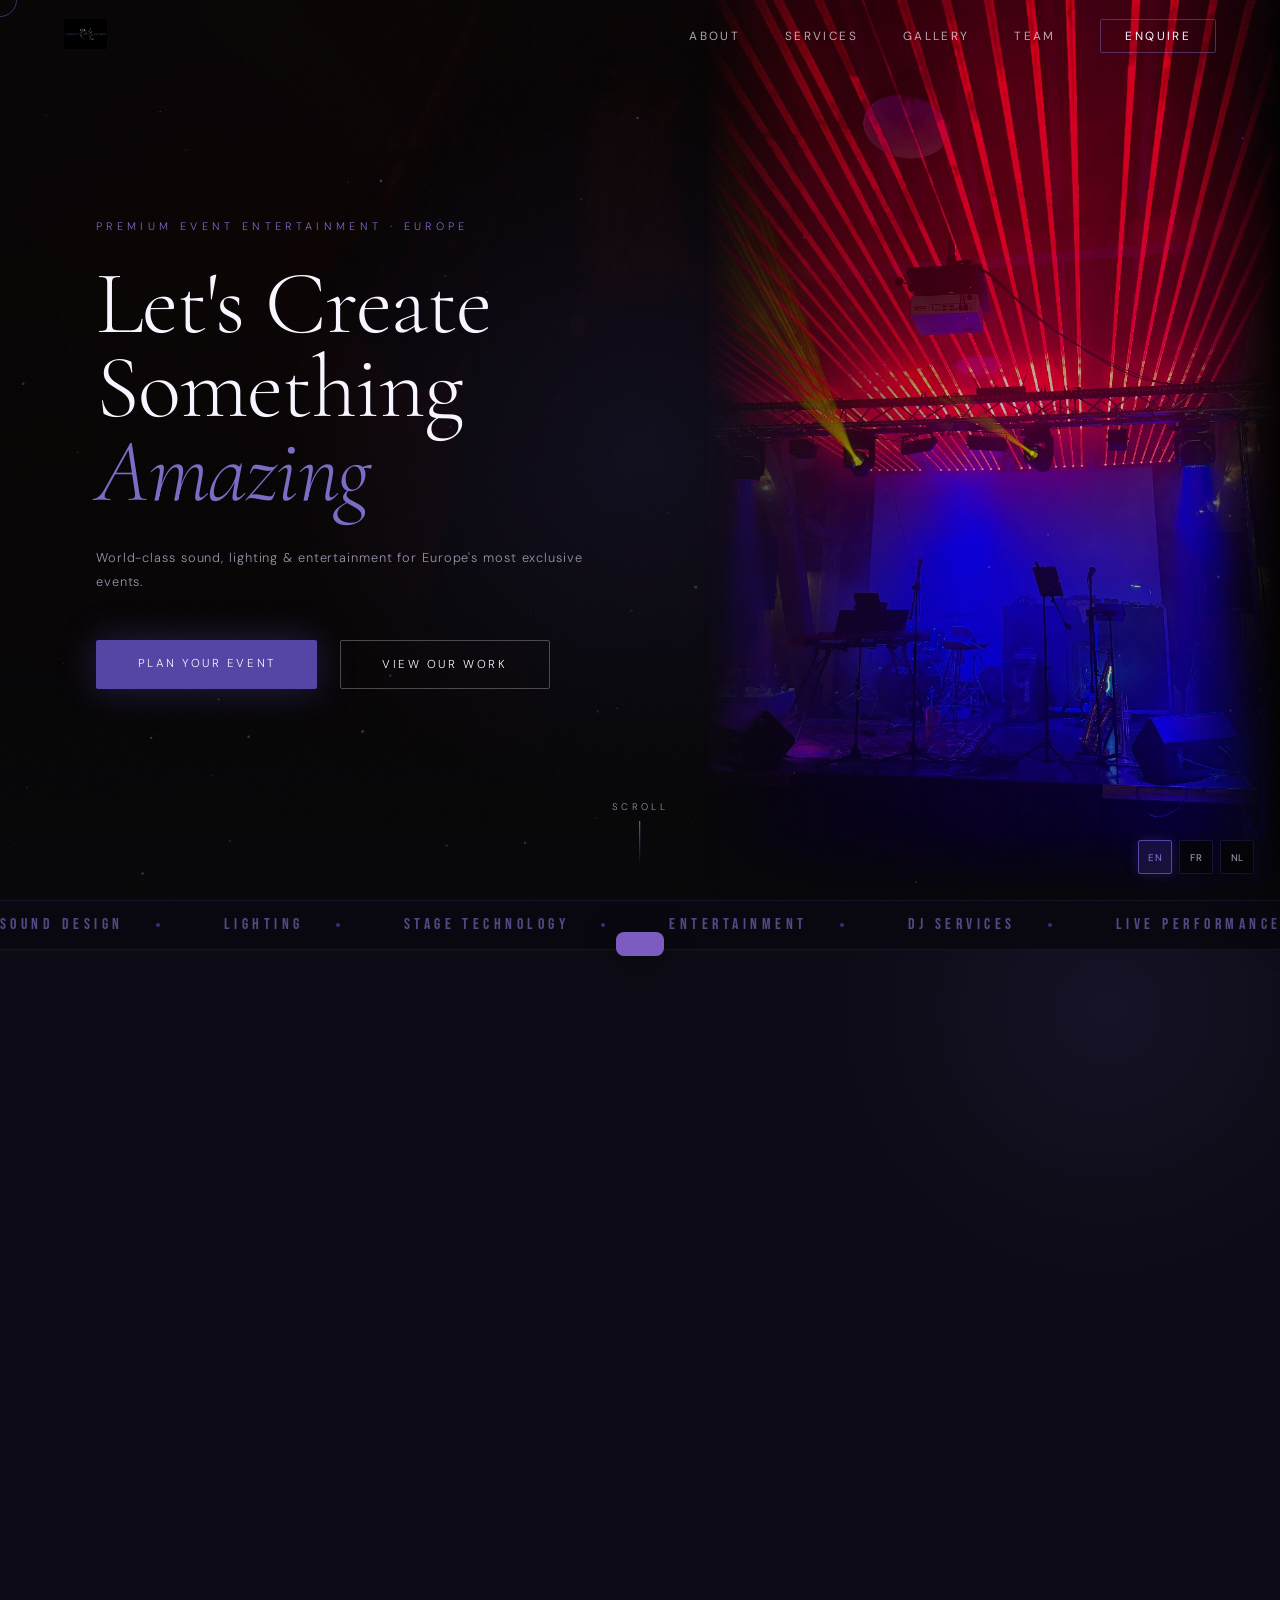
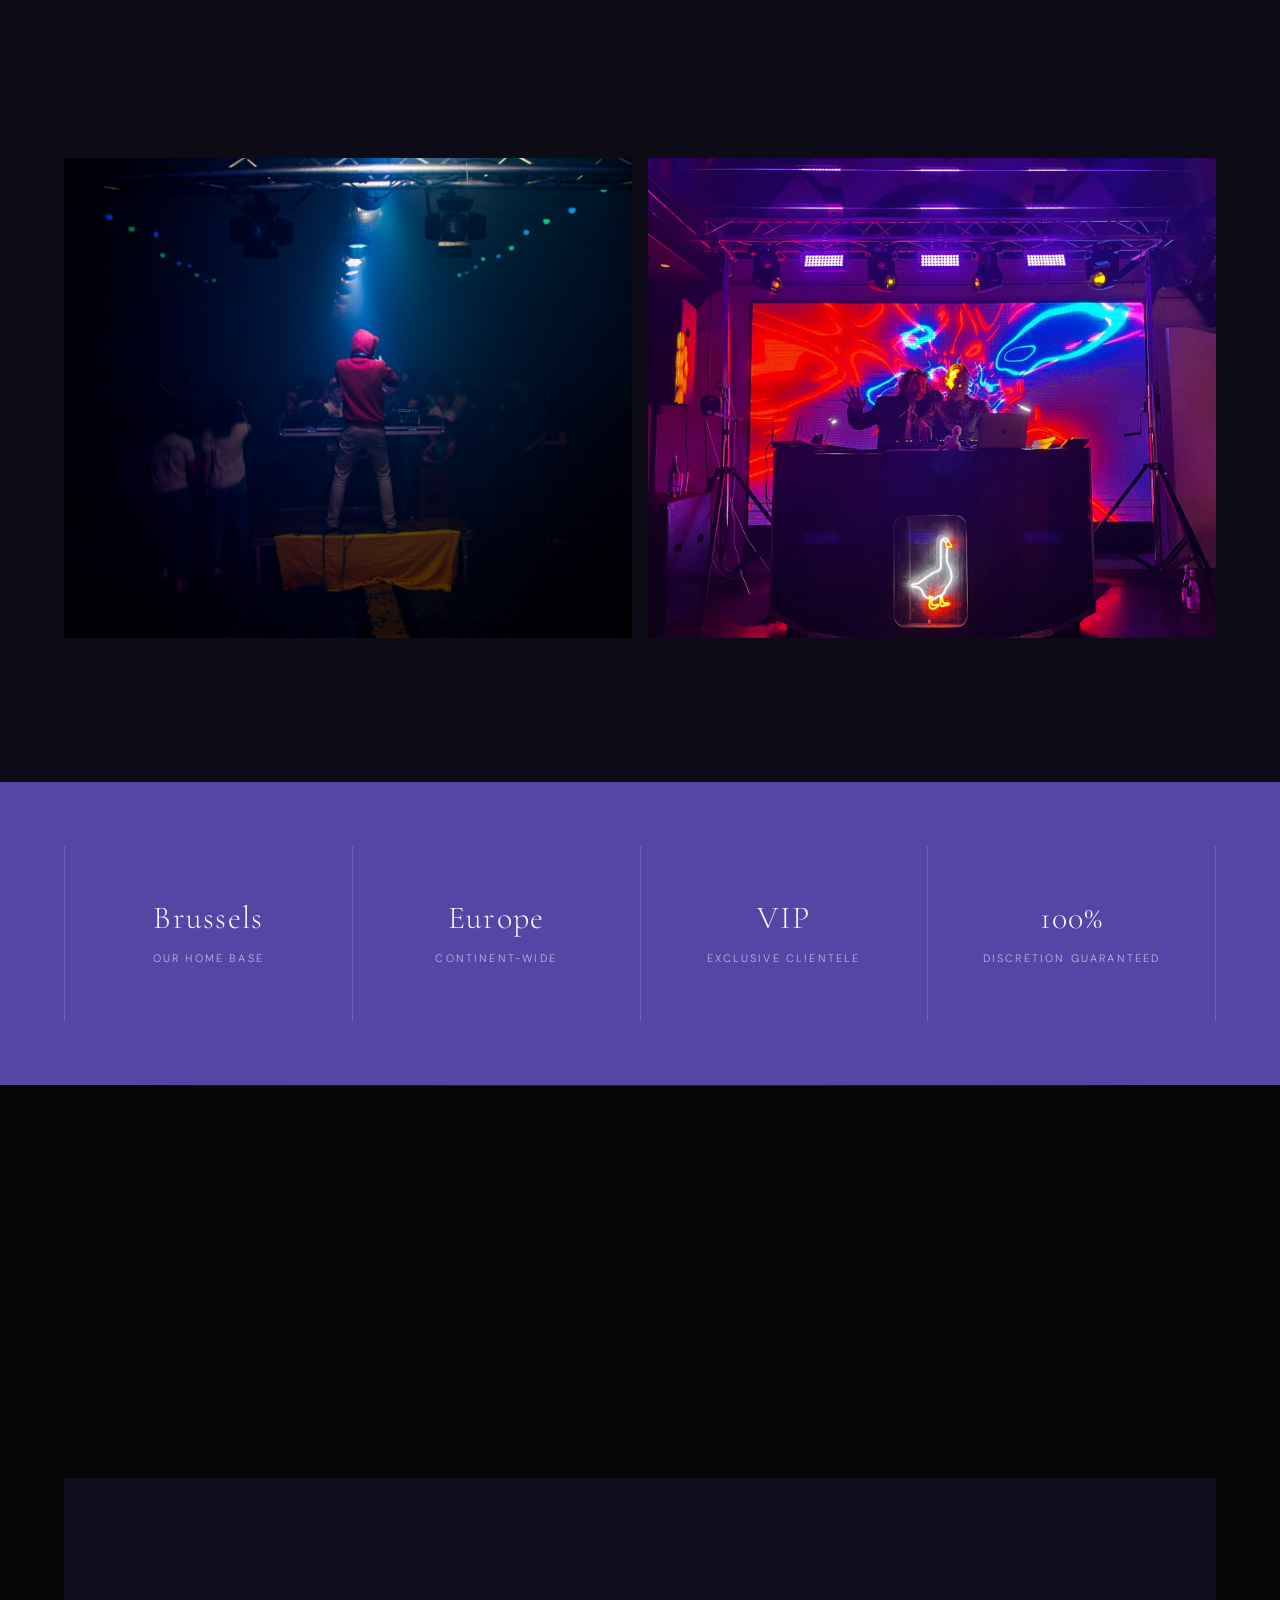
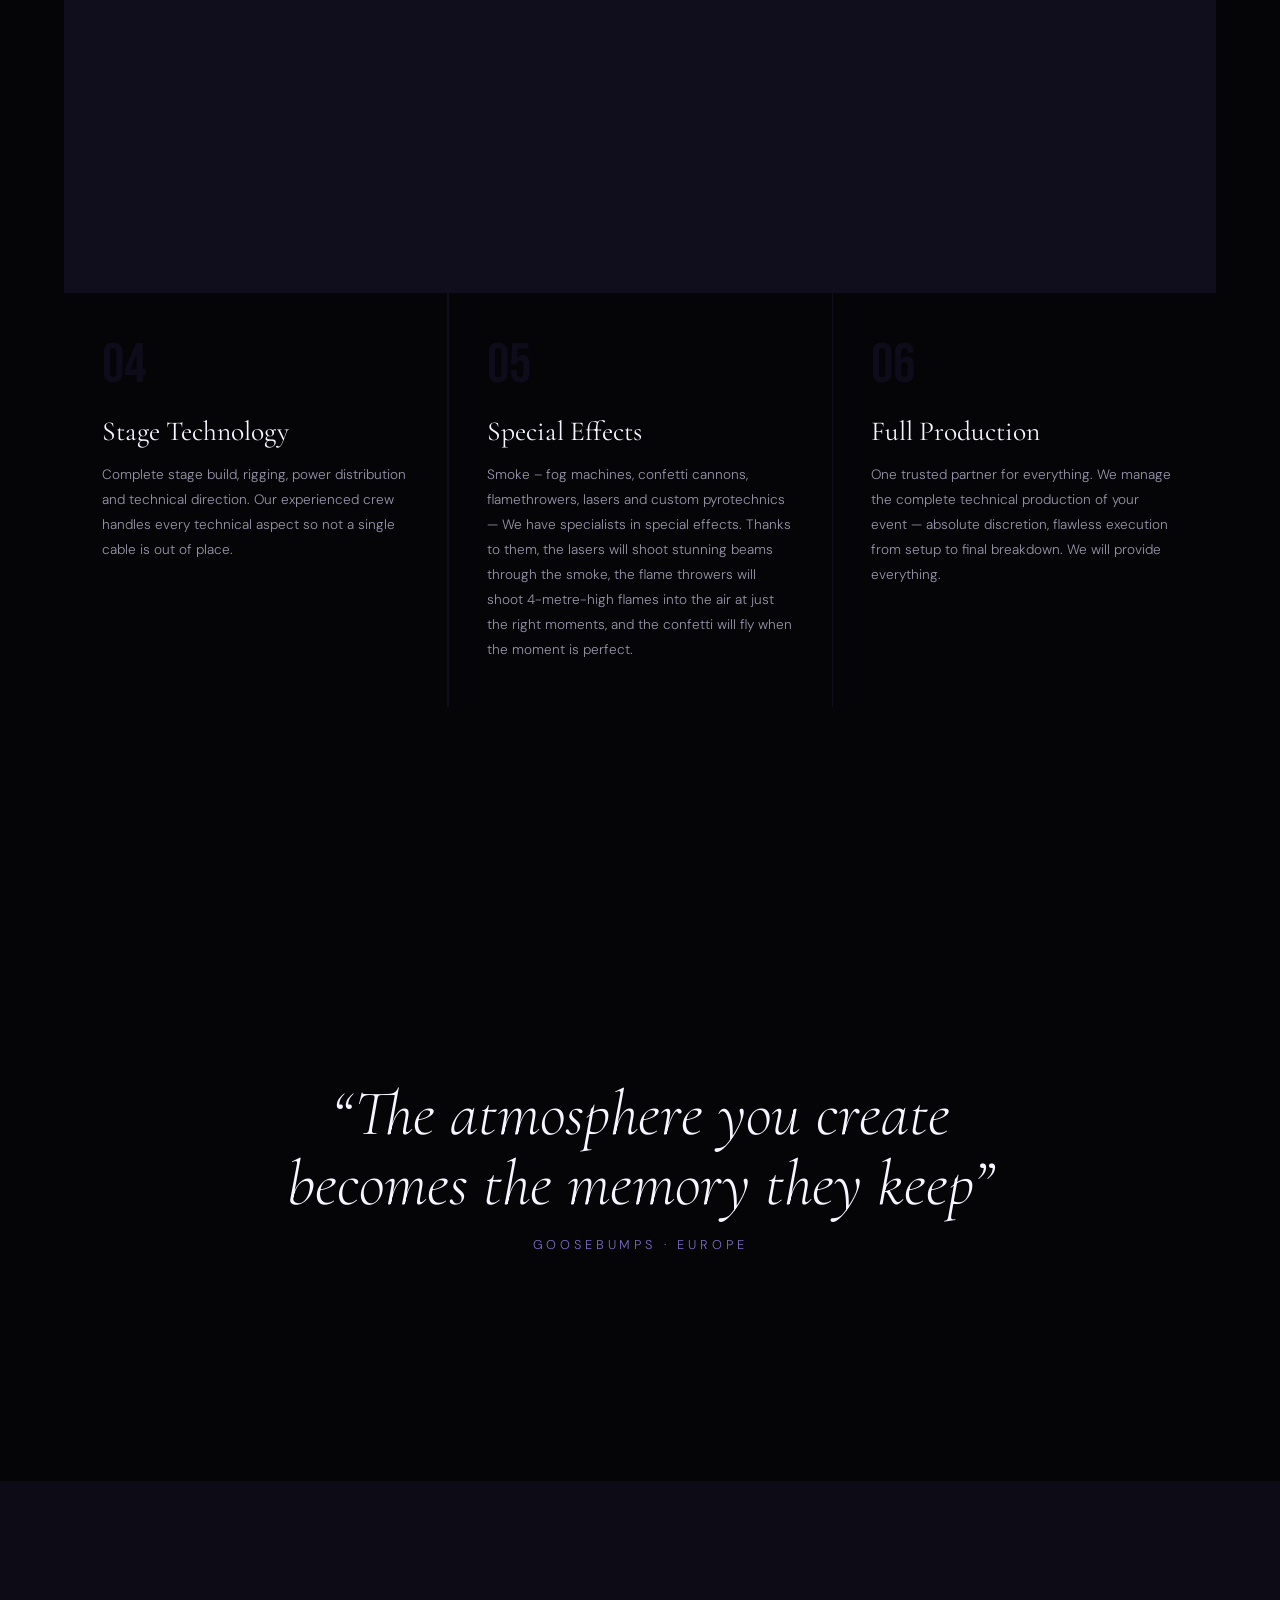
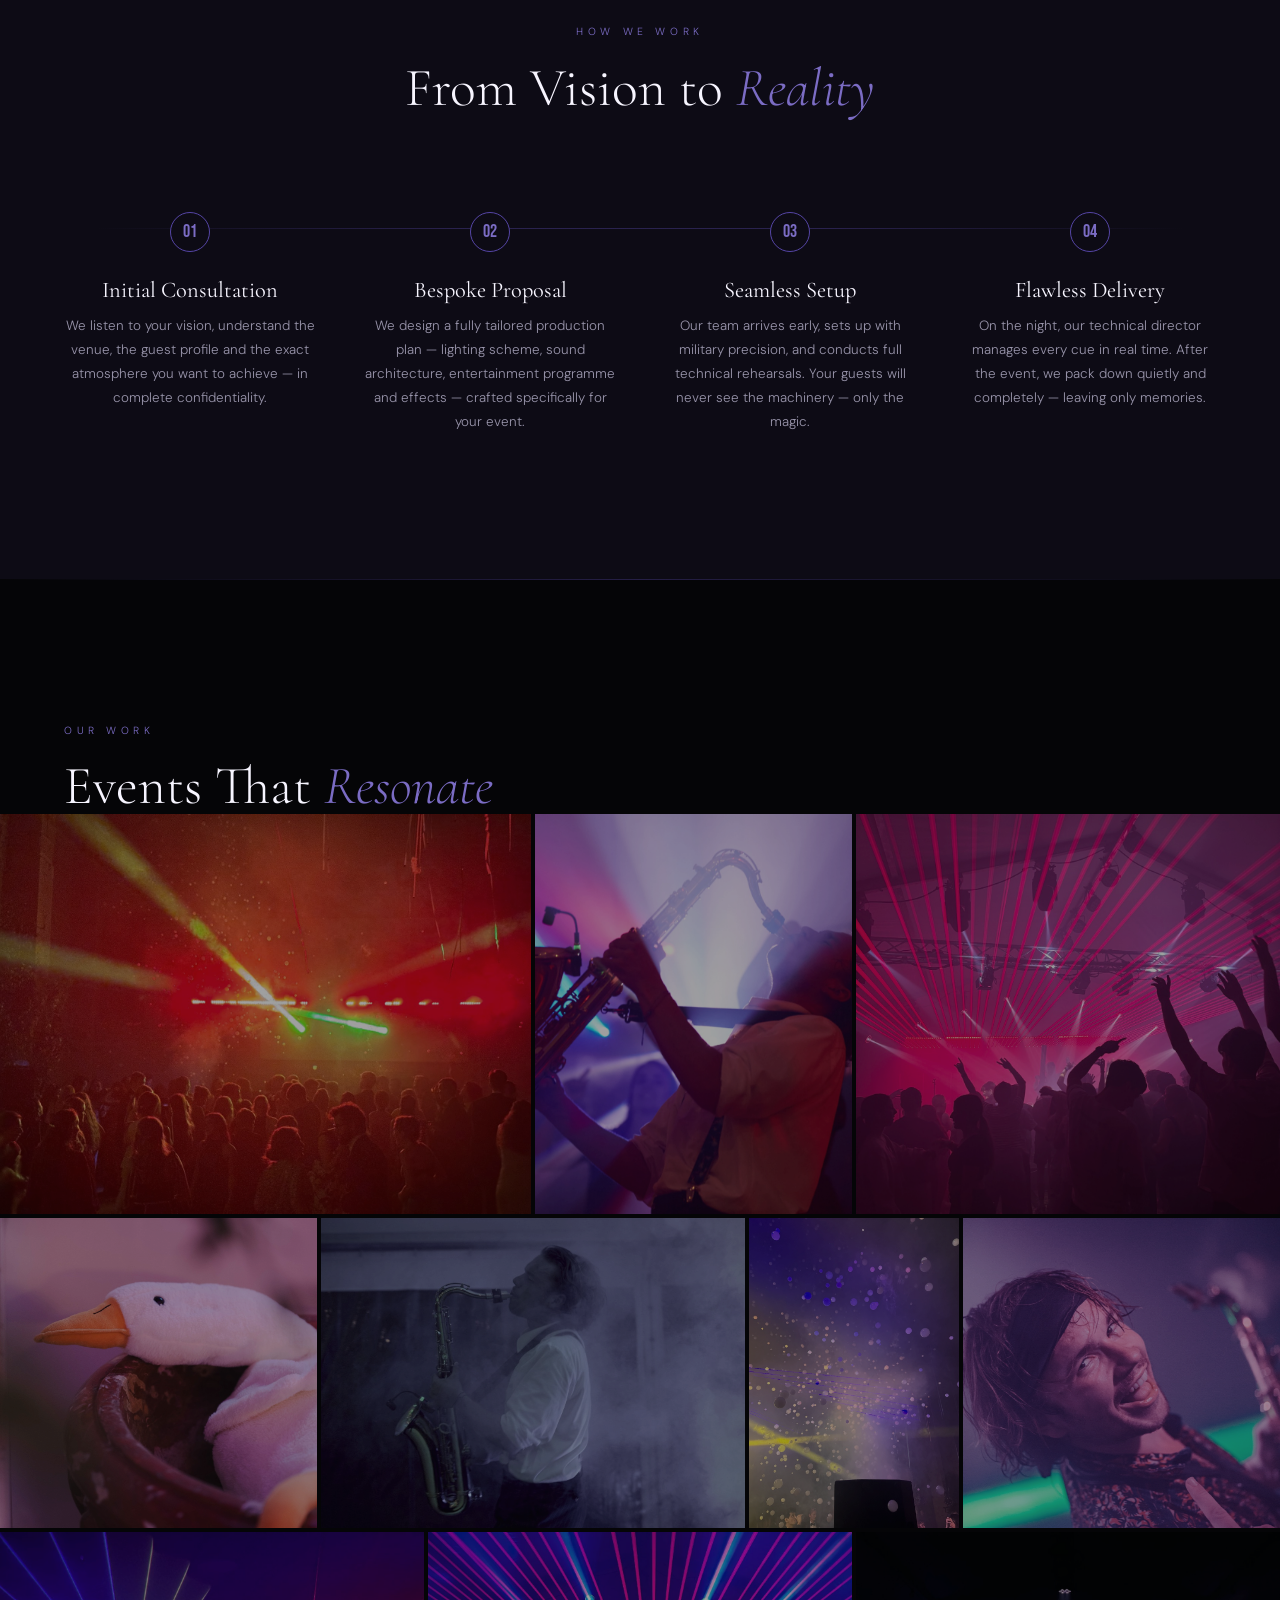
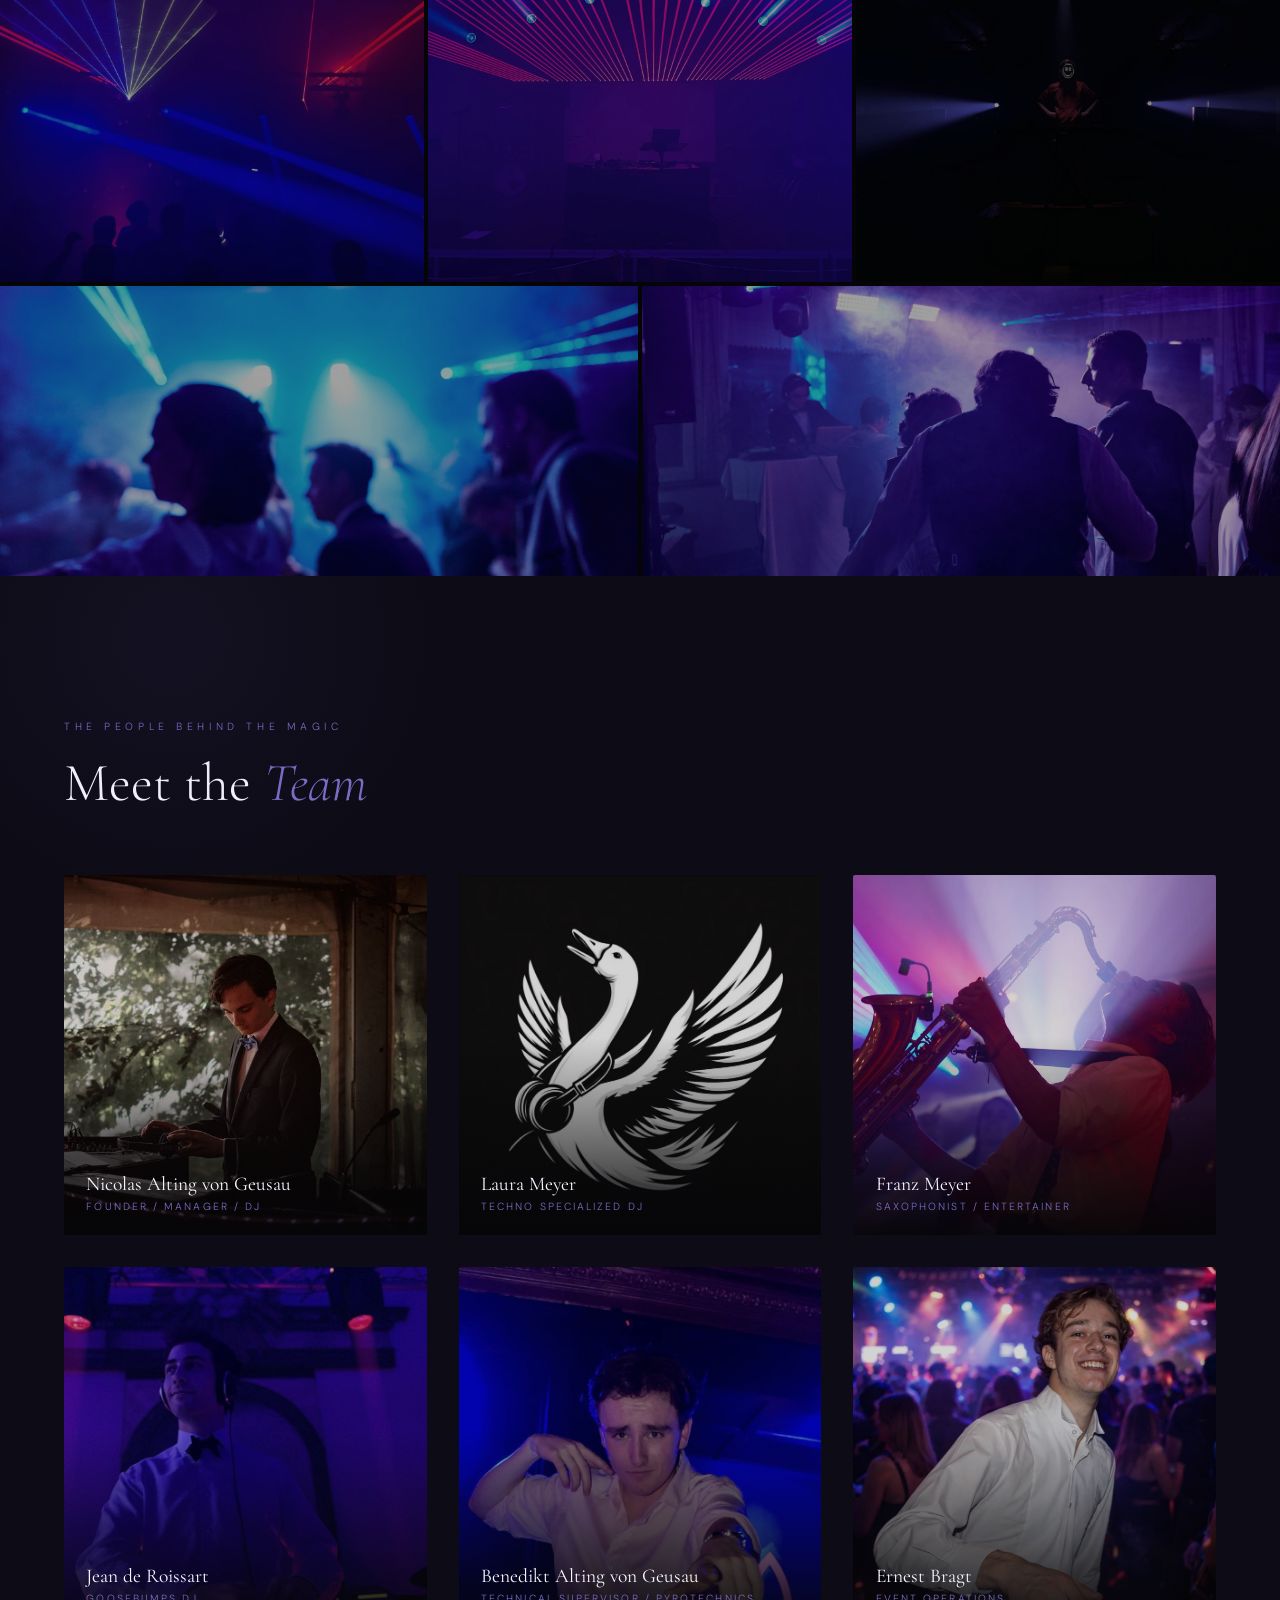
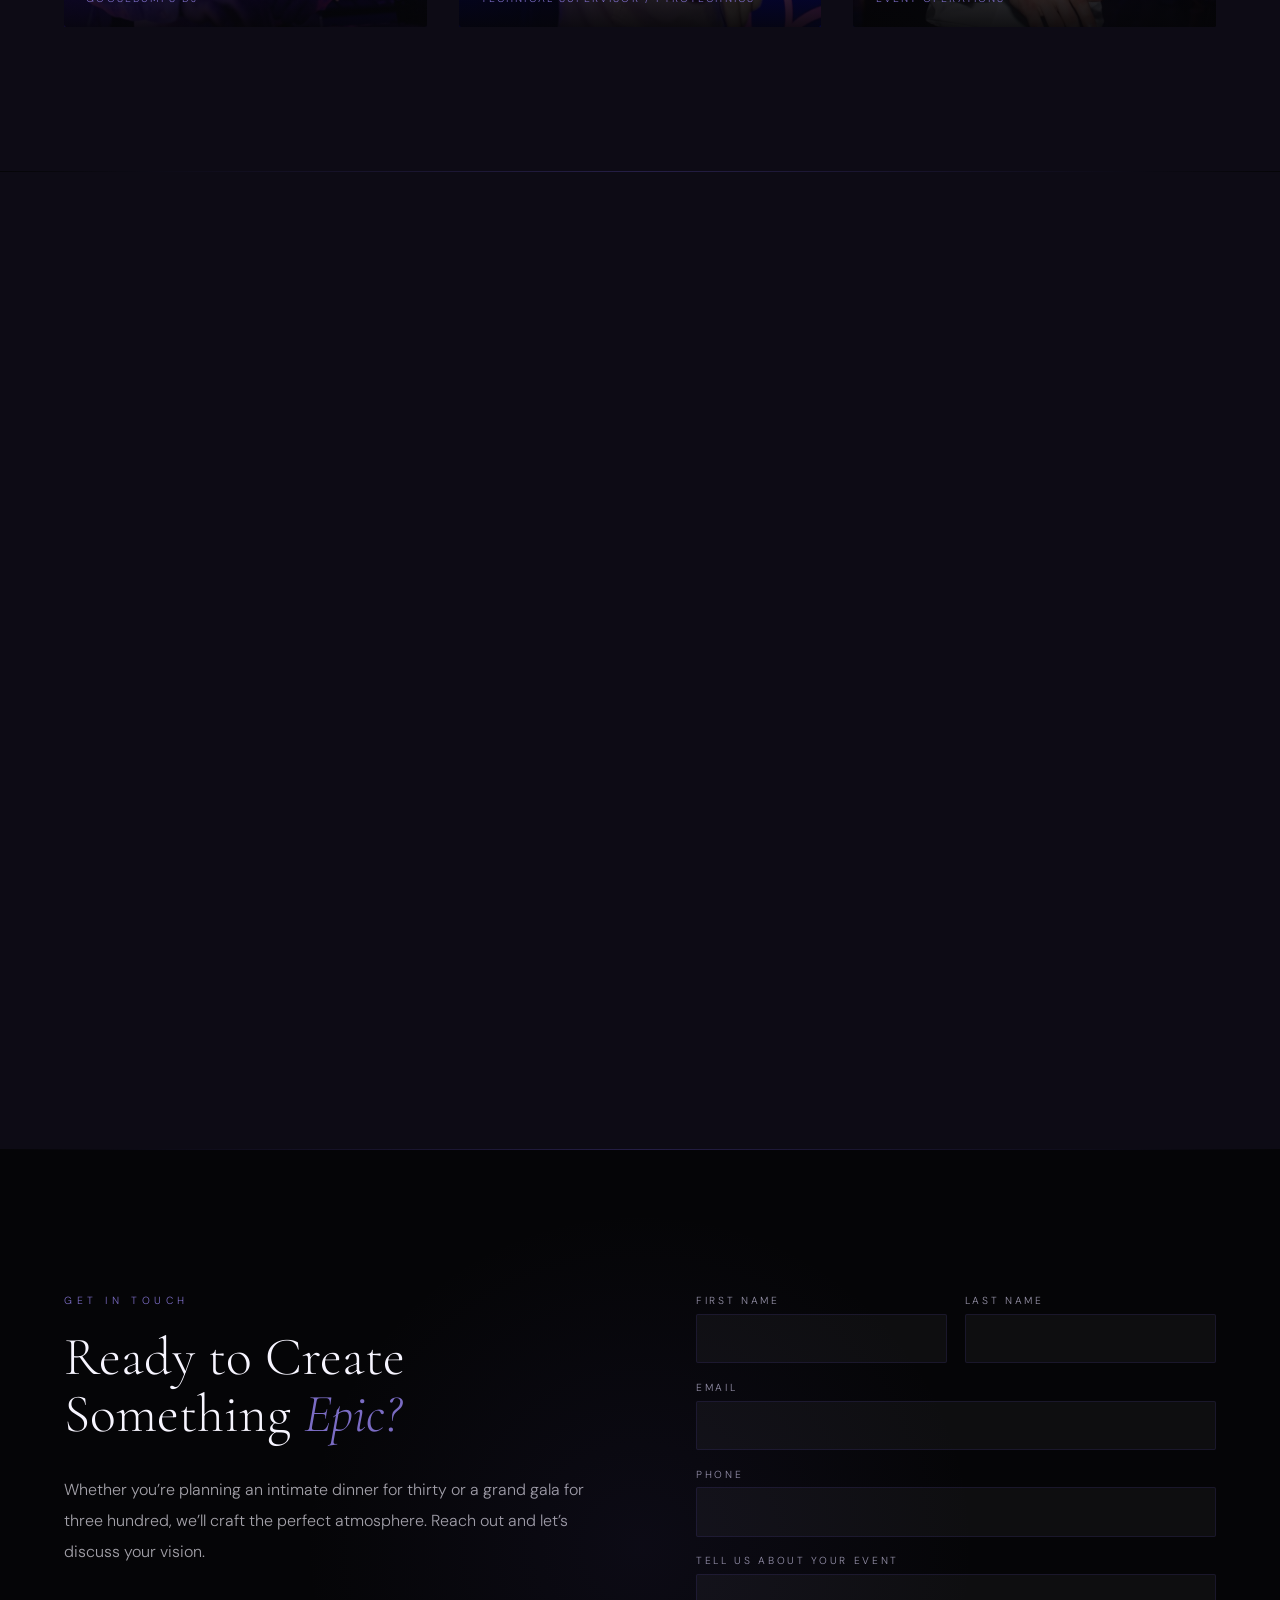
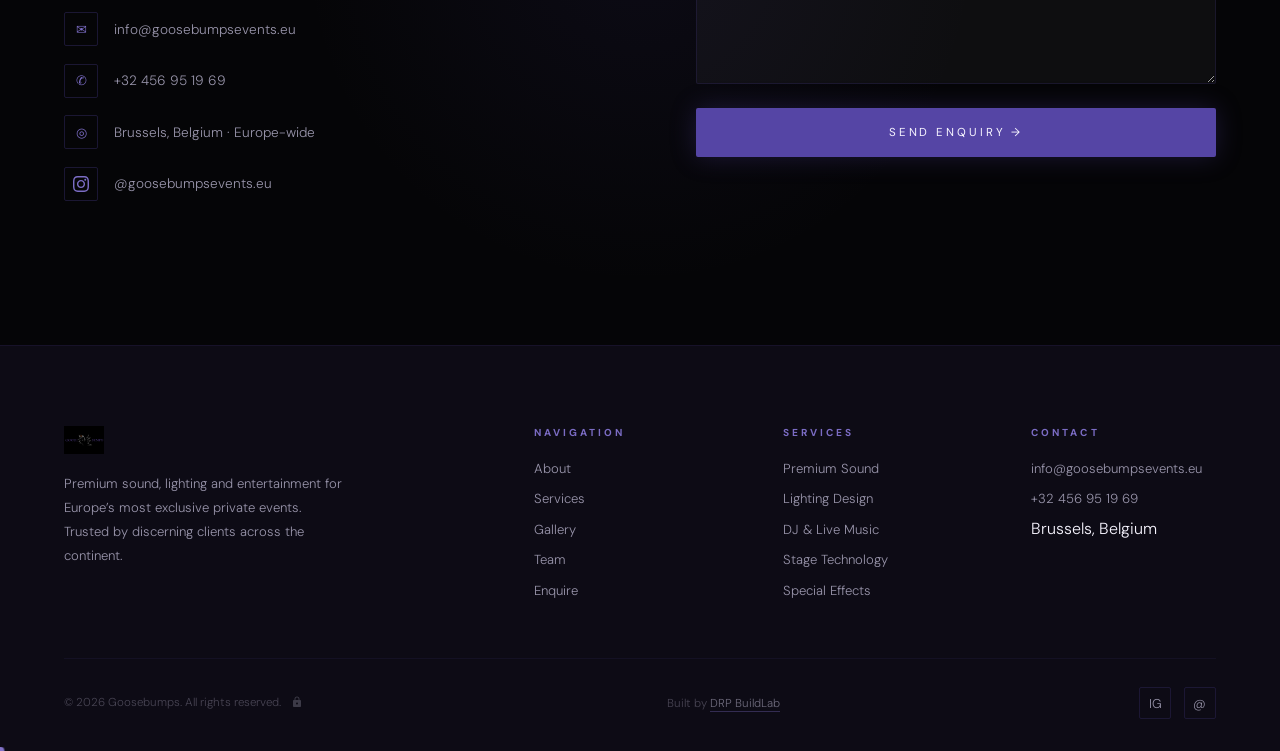
<file: index.html>
<!DOCTYPE html>
<html lang="en" data-lang="en">
<head>
<meta charset="UTF-8">
<meta name="viewport" content="width=device-width, initial-scale=1.0">

<!-- ── PRIMARY META ── -->
<title>Goosebumps — Premium Sound, Lighting &amp; Event Entertainment | Brussels, Europe</title>
<meta name="description" content="Goosebumps: premium sound design, custom lighting, DJ services, live saxophone &amp; special effects for Europe's most exclusive private events. Brussels-based, operating across Europe.">
<meta name="keywords" content="event entertainment Brussels, premium sound lighting events, luxury event production Europe, DJ live music Belgium, event lighting design, private party entertainment, VIP event services, special effects events, stage technology Belgium, Goosebumps events">
<meta name="robots" content="index, follow, max-snippet:-1, max-image-preview:large, max-video-preview:-1">
<meta name="author" content="Goosebumps Event Entertainment">
<meta name="theme-color" content="#5545A5">

<!-- ── CANONICAL ── -->
<meta name="google-site-verification" content="3fwtHv5rkhSyshmeZ9Dx_6L1BEHuXJENk6Y03p97YZs">
<link rel="canonical" href="https://www.goosebumpsevents.eu/">

<!-- ── HREFLANG ── -->
<link rel="alternate" hreflang="en" href="https://www.goosebumpsevents.eu/">
<link rel="alternate" hreflang="fr" href="https://www.goosebumpsevents.eu/?lang=fr">
<link rel="alternate" hreflang="nl" href="https://www.goosebumpsevents.eu/?lang=nl">
<link rel="alternate" hreflang="x-default" href="https://www.goosebumpsevents.eu/">

<!-- ── OPEN GRAPH ── -->
<meta property="og:type" content="website">
<meta property="og:site_name" content="Goosebumps">
<meta property="og:url" content="https://www.goosebumpsevents.eu/">
<meta property="og:title" content="Goosebumps — Premium Sound, Lighting &amp; Event Entertainment | Europe">
<meta property="og:description" content="World-class sound design, custom lighting, DJ services, live saxophone &amp; special effects for Europe's most exclusive private events. Brussels-based, operating across Europe.">
<meta property="og:image" content="https://www.goosebumpsevents.eu/assets/images/og-image.jpg">
<meta property="og:image:width" content="1200">
<meta property="og:image:height" content="630">
<meta property="og:image:alt" content="Goosebumps — Premium Event Entertainment">
<meta property="og:locale" content="en_GB">
<meta property="og:locale:alternate" content="fr_FR">
<meta property="og:locale:alternate" content="nl_BE">

<!-- ── TWITTER CARD ── -->
<meta name="twitter:card" content="summary_large_image">
<meta name="twitter:site" content="@goosebumpsevents">
<meta name="twitter:title" content="Goosebumps — Premium Sound, Lighting &amp; Event Entertainment | Europe">
<meta name="twitter:description" content="World-class sound design, custom lighting, DJ services, live saxophone &amp; special effects for Europe's most exclusive private events. Brussels-based.">
<meta name="twitter:image" content="https://www.goosebumpsevents.eu/assets/images/og-image.jpg">
<meta name="twitter:image:alt" content="Goosebumps — Premium Event Entertainment">

<!-- ── FAVICON ── -->
<link rel="icon" href="favicon.ico" sizes="16x16 32x32 48x48">
<link rel="icon" type="image/png" sizes="48x48" href="assets/icons/favicon-48x48.png">
<link rel="icon" type="image/png" sizes="32x32" href="assets/icons/favicon-32x32.png">
<link rel="icon" type="image/png" sizes="16x16" href="assets/icons/favicon-16x16.png">
<link rel="apple-touch-icon" sizes="180x180" href="assets/icons/apple-touch-icon.png">
<link rel="manifest" href="site.webmanifest">

<!-- ── JSON-LD STRUCTURED DATA ── -->
<script type="application/ld+json">
{
  "@context": "https://schema.org",
  "@graph": [
    {
      "@type": "Organization",
      "@id": "https://www.goosebumpsevents.eu/#organization",
      "name": "Goosebumps",
      "url": "https://www.goosebumpsevents.eu/",
      "logo": {
        "@type": "ImageObject",
        "url": "https://www.goosebumpsevents.eu/assets/images/og-image.jpg",
        "width": 260,
        "height": 80
      },
      "description": "Goosebumps is Europe's premier premium event entertainment company specialising in world-class sound design, custom lighting, DJ services, live saxophone, stage technology and special effects for exclusive private events.",
      "email": "info@goosebumpsevents.eu",
      "telephone": "+3245695169",
      "address": {
        "@type": "PostalAddress",
        "addressLocality": "Brussels",
        "addressCountry": "BE"
      },
      "areaServed": [
        {"@type": "Country", "name": "Belgium"},
        {"@type": "Country", "name": "France"},
        {"@type": "Country", "name": "Netherlands"},
        {"@type": "Country", "name": "Spain"},
        {"@type": "Continent", "name": "Europe"}
      ],
      "sameAs": [
        "https://www.instagram.com/goosebumpsevents.eu/"
      ],
      "contactPoint": {
        "@type": "ContactPoint",
        "telephone": "+3245695169",
        "email": "info@goosebumpsevents.eu",
        "contactType": "customer service",
        "availableLanguage": ["English", "French", "Dutch"]
      }
    },
    {
      "@type": "EntertainmentBusiness",
      "@id": "https://www.goosebumpsevents.eu/#business",
      "name": "Goosebumps Event Entertainment",
      "url": "https://www.goosebumpsevents.eu/",
      "telephone": "+3245695169",
      "email": "info@goosebumpsevents.eu",
      "address": {
        "@type": "PostalAddress",
        "addressLocality": "Brussels",
        "addressCountry": "BE"
      },
      "description": "Premium sound, lighting and entertainment services for Europe's most exclusive private events and VIP celebrations.",
      "priceRange": "$$$$",
      "areaServed": "Europe",
      "hasOfferCatalog": {
        "@type": "OfferCatalog",
        "name": "Event Entertainment Services",
        "itemListElement": [
          {"@type": "Offer", "itemOffered": {"@type": "Service", "name": "Premium Sound", "description": "Crystal-clear audio, professional PA systems and bespoke acoustic solutions for events of any scale."}},
          {"@type": "Offer", "itemOffered": {"@type": "Service", "name": "Lighting Design", "description": "Atmospheric lighting design and custom show production for exclusive events."}},
          {"@type": "Offer", "itemOffered": {"@type": "Service", "name": "DJ & Live Music", "description": "World-class DJs and live musicians including saxophone for refined ambient sets and electrifying peak hours."}},
          {"@type": "Offer", "itemOffered": {"@type": "Service", "name": "Stage Technology", "description": "Complete stage build, rigging and technical direction for any venue."}},
          {"@type": "Offer", "itemOffered": {"@type": "Service", "name": "Special Effects", "description": "Fog, confetti, flamethrowers, lasers and pyrotechnics to elevate your event."}},
          {"@type": "Offer", "itemOffered": {"@type": "Service", "name": "Full Production", "description": "One-stop production management — from initial concept to flawless delivery."}}
        ]
      },
      "sameAs": [
        "https://www.instagram.com/goosebumpsevents.eu/"
      ]
    },
    {
      "@type": "WebSite",
      "@id": "https://www.goosebumpsevents.eu/#website",
      "url": "https://www.goosebumpsevents.eu/",
      "name": "Goosebumps",
      "description": "Premium event entertainment for Europe's most exclusive events.",
      "publisher": {"@id": "https://www.goosebumpsevents.eu/#organization"},
      "inLanguage": ["en", "fr", "nl"]
    },
    {
      "@type": "WebPage",
      "@id": "https://www.goosebumpsevents.eu/#webpage",
      "url": "https://www.goosebumpsevents.eu/",
      "name": "Goosebumps — Premium Sound, Lighting &amp; Event Entertainment | Brussels, Europe",
      "description": "Goosebumps: premium sound design, custom lighting, DJ services, live saxophone &amp; special effects for Europe's most exclusive private events.",
      "isPartOf": {"@id": "https://www.goosebumpsevents.eu/#website"},
      "about": {"@id": "https://www.goosebumpsevents.eu/#organization"},
      "breadcrumb": {
        "@type": "BreadcrumbList",
        "itemListElement": [
          {"@type": "ListItem", "position": 1, "name": "Home", "item": "https://www.goosebumpsevents.eu/"}
        ]
      }
    },
    {
      "@type": "FAQPage",
      "mainEntity": [
        {
          "@type": "Question",
          "name": "Where does Goosebumps operate?",
          "acceptedAnswer": {"@type": "Answer", "text": "Goosebumps is based in Brussels, Belgium and operates across Europe — including France, Netherlands, Spain, and beyond."}
        },
        {
          "@type": "Question",
          "name": "What services does Goosebumps offer?",
          "acceptedAnswer": {"@type": "Answer", "text": "We offer premium sound design, custom lighting, DJ & live music (including saxophone), stage technology, special effects, and full event production management."}
        },
        {
          "@type": "Question",
          "name": "How do I book Goosebumps for my event?",
          "acceptedAnswer": {"@type": "Answer", "text": "Contact us via email at info@goosebumpsevents.eu, call +32 456 95 19 69, or use the enquiry form on our website. We'll arrange an initial consultation and provide a bespoke proposal."}
        }
      ]
    }
  ]
}
</script>

<!-- ── PERFORMANCE HINTS ── -->
<link rel="preconnect" href="https://fonts.googleapis.com">
<link rel="preconnect" href="https://fonts.gstatic.com" crossorigin>
<link rel="dns-prefetch" href="https://www.instagram.com">
<link href="https://fonts.googleapis.com/css2?family=Cormorant+Garamond:ital,wght@0,300;0,400;0,600;1,300;1,400&family=Bebas+Neue&family=DM+Sans:wght@300;400;500&display=swap" rel="stylesheet">
<link rel="stylesheet" href="assets/css/main.css">
<link rel="preload" as="image" href="assets/images/hero.jpg">
<link rel="stylesheet" href="assets/css/cms.css">
</head>
<body>

<!-- LOADER -->
<div id="loader">
  <img id="ll" src="assets/images/logo-loader.png" alt="Goosebumps">
  <div class="lbar"><div class="lbar-f"></div></div>
  <p class="ltag" data-i18n="loader">Let's create something amazing</p>
</div>

<!-- PROGRESS -->
<div id="prog"></div>

<!-- CURSOR -->
<div id="cur"></div>
<div id="cur-ring"></div>

<!-- LANG (bottom right) -->
<div id="lang">
  <button class="lb on" type="button" onclick="setLang('en')" aria-label="English">EN</button>
  <button class="lb" type="button" onclick="setLang('fr')" aria-label="Français">FR</button>
  <button class="lb" type="button" onclick="setLang('nl')" aria-label="Nederlands">NL</button>
</div>

<!-- NAV -->
<nav id="nav">
  <img class="nav-logo" id="nlogo" alt="Goosebumps">
  <ul class="nav-menu" id="nav-menu">
    <li><a href="#about" data-i18n="nav.ab">About</a></li>
    <li><a href="#services" data-i18n="nav.sv">Services</a></li>
    <li><a href="#gallery" data-i18n="nav.gl">Gallery</a></li>
    <li><a href="#team" data-i18n="nav.tm">Team</a></li>
    <li><a href="#contact" class="nav-cta" data-i18n="nav.ct">Enquire</a></li>
  </ul>
  <button class="nav-toggle" id="nav-toggle" type="button" aria-label="Menu" aria-controls="nav-menu" aria-expanded="false"><span></span><span></span><span></span></button>
</nav>

<!-- HERO -->
<section id="hero">
  <canvas id="ptcl"></canvas>
  <div class="par-bg par-layer1" id="hbg1" data-speed="0.4"></div>
  <div class="par-bg par-layer2" id="hbg2" data-speed="0.2"></div>
  <div class="hero-overlay"></div>
  <div class="hero-grain"></div>
  <div class="hero-aurora" id="haur"></div>
  <div class="hero-content" id="hero-content">
    <p class="hero-eyebrow" data-i18n="h.eye">Premium Event Entertainment · Europe</p>
    <h1 class="hero-title" data-i18n="h.ttl">Let's Create<br>Something <em>Amazing</em></h1>
    <p class="hero-sub" data-i18n="h.sub">World-class sound, lighting &amp; entertainment for Europe's most exclusive events.</p>
    <div class="hero-actions">
      <a href="#contact" class="btn-p" data-i18n="h.c1">Plan Your Event</a>
      <a href="#gallery" class="btn-g" data-i18n="h.c2">View Our Work</a>
    </div>
  </div>
  <div class="hero-img-float"><img id="hfloat" alt="Franz Meyer performing live saxophone at a Goosebumps exclusive event"></div>
  <div class="hero-scroll"><span data-i18n="h.scr">Scroll</span><div class="scroll-line"></div></div>
</section>

<!-- MARQUEE -->
<div class="mwrap">
  <div class="mtrack">
    <span class="mitem">Sound Design <span class="mdot"></span></span>
    <span class="mitem">Lighting <span class="mdot"></span></span>
    <span class="mitem">Stage Technology <span class="mdot"></span></span>
    <span class="mitem">Entertainment <span class="mdot"></span></span>
    <span class="mitem">DJ Services <span class="mdot"></span></span>
    <span class="mitem">Live Performances <span class="mdot"></span></span>
    <span class="mitem">VIP Events <span class="mdot"></span></span>
    <span class="mitem">Special Effects <span class="mdot"></span></span>
    <span class="mitem">Sound Design <span class="mdot"></span></span>
    <span class="mitem">Lighting <span class="mdot"></span></span>
    <span class="mitem">Stage Technology <span class="mdot"></span></span>
    <span class="mitem">Entertainment <span class="mdot"></span></span>
    <span class="mitem">DJ Services <span class="mdot"></span></span>
    <span class="mitem">Live Performances <span class="mdot"></span></span>
    <span class="mitem">VIP Events <span class="mdot"></span></span>
    <span class="mitem">Special Effects <span class="mdot"></span></span>
  </div>
</div>

<!-- ABOUT -->
<section id="about">
  <div class="ctr">
    <div class="about-grid">
      <div class="sa from-left">
        <span class="sec-label" data-i18n="a.lbl">About Goosebumps</span>
        <h2 class="sec-title" style="margin-bottom:2rem" data-i18n="a.ttl">The Art of <em>Unforgettable</em> Events</h2>
        <p data-i18n="a.p1">Goosebumps is Europe's premier lighting, sound and entertainment service — built for occasions where ordinary simply isn't an option. We provide complete stage technology, precision sound engineering, and breathtaking lighting design for the most exclusive private events across the continent.</p>
        <p data-i18n="a.p2">Our clients include a special niche of families where traditions and values are still considered important, and cultural institutions who demand not just excellence, but absolute discretion. Every event is handled with the most professionalism.</p>
        <blockquote class="about-quote" data-i18n="a.q">"We don't just set up equipment — we craft the atmosphere that makes your event legendary."</blockquote>
        <div class="stats-row">
          <div class="stat sa from-bottom d1"><div class="stat-n" style="font-size:1.7rem">Brussels</div><div class="stat-l" data-i18n="s.base">Home Base</div></div>
          <div class="stat sa from-bottom d2"><div class="stat-n" style="font-size:1.7rem">Europe</div><div class="stat-l" data-i18n="s.reach">Our Reach</div></div>
          <div class="stat sa from-bottom d3"><div class="stat-n" style="font-size:1.7rem">VIP</div><div class="stat-l" data-i18n="s.vip">Clientele Only</div></div>
          <div class="stat sa from-bottom d4"><div class="stat-n">100%</div><div class="stat-l" data-i18n="s.di">Discretion</div></div>
        </div>
        </div>
      </div>
      <div class="about-imgs sa from-right">
        <img class="about-img-main" id="aimg1" alt="Goosebumps DJ performing at an exclusive private event in Europe" loading="lazy">
        <img class="about-img-side" id="aimg2" alt="Live saxophone performance at a luxury Goosebumps event" loading="lazy">
        <div class="img-frame"></div>
      </div>
    </div>
  </div>
</section>

<!-- NUMBERS BAND -->
<div id="numbers">
  <div class="ctr">
    <div class="num-grid">
      <div class="num-item sa from-bottom"><div class="num-val" style="font-size:2rem;letter-spacing:.04em">Brussels</div><div class="num-label" data-i18n="nb.base">Our Home Base</div></div>
      <div class="num-item sa from-bottom d1"><div class="num-val" style="font-size:2rem;letter-spacing:.04em">Europe</div><div class="num-label" data-i18n="nb.eu">Continent-Wide</div></div>
      <div class="num-item sa from-bottom d2"><div class="num-val" style="font-size:2rem;letter-spacing:.04em">VIP</div><div class="num-label" data-i18n="nb.vip">Exclusive Clientele</div></div>
      <div class="num-item sa from-bottom d3"><div class="num-val" style="font-size:2rem;letter-spacing:.04em">100%</div><div class="num-label" data-i18n="nb.di">Discretion Guaranteed</div></div>
    </div>
    </div>
  </div>
</div>

<div class="divider"></div>

<!-- SERVICES -->
<section id="services">
  <div class="ctr">
    <div style="text-align:center;margin-bottom:1rem" class="sa from-bottom">
      <span class="sec-label" data-i18n="sv.lbl">What We Offer</span>
      <h2 class="sec-title" data-i18n="sv.ttl">Our <em>Services</em></h2>
    </div>
    <p class="services-intro sa from-bottom d1" data-i18n="sv.intro">From intimate dinners to grand European galas — we handle every technical element so you can focus on creating memories. One call. Total coverage.</p>
  </div>
  <div class="ctr" style="position:relative;">
    <div id="svc-spot"></div>
    <div class="sg">
      <div class="sc sa from-bottom d1"><div class="sc-num">01</div><h3 class="sc-name" data-i18n="s1.n">Premium Sound</h3><p class="sc-desc" data-i18n="s1.d">Crystal-clear audio for any space — from intimate salons to grand ballrooms. We use top-tier PA systems tested for the best quality, live mixing consoles to make all necessary changes, and bespoke acoustic solutions tailored to every unique venue so we can promise the best quality possible.</p><div class="sc-glow"></div></div>
      <div class="sc sa from-bottom d2"><div class="sc-num">02</div><h3 class="sc-name" data-i18n="s2.n">Lighting Design</h3><p class="sc-desc" data-i18n="s2.d">Atmospheric lighting that transforms any space. We programm a special and unique light show for your event only. Programmed by a proffessional lighting designer and deleted after the event. This way every event will be unique and special.</p><div class="sc-glow"></div></div>
      <div class="sc sa from-bottom d3"><div class="sc-num">03</div><h3 class="sc-name" data-i18n="s3.n">DJ &amp; Live Music</h3><p class="sc-desc" data-i18n="s3.d">Our DJs are carefully selected; each DJ must meet certain criteria to be allowed to perform at your event under our name. They are also all assessed on their ability to read the crowd. This ensures that the music played is always what the audience wants. Our live saxophone option adds a fantastic extra touch to make the party truly unforgettable.</p><div class="sc-glow"></div></div>
      <div class="sc sa from-bottom d1"><div class="sc-num">04</div><h3 class="sc-name" data-i18n="s4.n">Stage Technology</h3><p class="sc-desc" data-i18n="s4.d">Complete stage build, rigging, power distribution and technical direction. Our experienced crew handles every technical aspect so not a single cable is out of place.</p><div class="sc-glow"></div></div>
      <div class="sc sa from-bottom d2"><div class="sc-num">05</div><h3 class="sc-name" data-i18n="s5.n">Special Effects</h3><p class="sc-desc" data-i18n="s5.d">Smoke – fog machines, confetti cannons, flamethrowers, lasers and custom pyrotechnics — We have specialists in special effects. Thanks to them, the lasers will shoot stunning beams through the smoke, the flame throwers will shoot 4-metre-high flames into the air at just the right moments, and the confetti will fly when the moment is perfect.</p><div class="sc-glow"></div></div>
      <div class="sc sa from-bottom d3"><div class="sc-num">06</div><h3 class="sc-name" data-i18n="s6.n">Full Production</h3><p class="sc-desc" data-i18n="s6.d">One trusted partner for everything. We manage the complete technical production of your event — absolute discretion, flawless execution from setup to final breakdown. We will provide everything.</p><div class="sc-glow"></div></div>
    </div>
  </div>
</section>

<!-- PHOTO BREAK 1 — parallax full bleed -->
<div class="photo-break" id="pb1">
  <div class="par-bg photo-break-bg" id="pb1bg" data-speed="0.35"></div>
  <div class="photo-break-overlay">
    <div class="photo-break-text sa scale-in">
      <h2 data-i18n="pb1.h">"The atmosphere you create<br>becomes the memory they keep"</h2>
      <p data-i18n="pb1.p">Goosebumps · Europe</p>
    </div>
  </div>
</div>

<!-- HOW WE WORK -->
<section id="process">
  <div class="ctr">
    <div style="text-align:center" class="sa from-bottom">
      <span class="sec-label" data-i18n="pr.lbl">How We Work</span>
      <h2 class="sec-title" data-i18n="pr.ttl">From Vision to <em>Reality</em></h2>
    </div>
    <div class="process-steps">
      <div class="step sa from-bottom d1">
        <div class="step-num">01</div>
        <h3 class="step-title" data-i18n="p1.t">Initial Consultation</h3>
        <p class="step-desc" data-i18n="p1.d">We listen to your vision, understand the venue, the guest profile and the exact atmosphere you want to achieve — in complete confidentiality.</p>
      </div>
      <div class="step sa from-bottom d2">
        <div class="step-num">02</div>
        <h3 class="step-title" data-i18n="p2.t">Bespoke Proposal</h3>
        <p class="step-desc" data-i18n="p2.d">We design a fully tailored production plan — lighting scheme, sound architecture, entertainment programme and effects — crafted specifically for your event.</p>
      </div>
      <div class="step sa from-bottom d3">
        <div class="step-num">03</div>
        <h3 class="step-title" data-i18n="p3.t">Seamless Setup</h3>
        <p class="step-desc" data-i18n="p3.d">Our team arrives early, sets up with military precision, and conducts full technical rehearsals. Your guests will never see the machinery — only the magic.</p>
      </div>
      <div class="step sa from-bottom d4">
        <div class="step-num">04</div>
        <h3 class="step-title" data-i18n="p4.t">Flawless Delivery</h3>
        <p class="step-desc" data-i18n="p4.d">On the night, our technical director manages every cue in real time. After the event, we pack down quietly and completely — leaving only memories.</p>
      </div>
    </div>
  </div>
</section>

<div class="divider"></div>

<!-- GALLERY -->
<section id="gallery" style="padding-bottom:0">
  <div class="ctr sa from-bottom">
    <span class="sec-label" data-i18n="g.lbl">Our Work</span>
    <h2 class="sec-title" data-i18n="g.ttl">Events That <em>Resonate</em></h2>
  </div>
  <div class="gg" id="gallery-grid">
    <div class="gi sa from-bottom"><img id="g1" alt="Custom neon sign at a luxury Goosebumps event" loading="lazy"></div>
    <div class="gi sa from-bottom d1"><img id="g2" alt="VIP dancefloor with premium lighting at a Goosebumps event" loading="lazy"></div>
    <div class="gi sa from-bottom d2"><img id="g3" alt="Professional DJ console setup at an exclusive European event" loading="lazy"></div>
    <div class="gi sa from-bottom d1"><img id="g4" alt="Live saxophone performance with laser lighting effects" loading="lazy"></div>
    <div class="gi sa from-bottom d2"><img id="g5" alt="Saxophonist performing with atmospheric smoke effects at a Goosebumps event" loading="lazy"></div>
    <div class="gi sa from-bottom d3"><img id="g6" alt="Saxophonist descending grand staircase at a luxury private event" loading="lazy"></div>
    <div class="gi sa from-bottom d1"><img id="g7" alt="Goosebumps DJ performing at an exclusive VIP celebration" loading="lazy"></div>
    <div class="gi sa from-bottom d2"><img id="g8" alt="Neon-lit staircase at a Goosebumps premium event production" loading="lazy"></div>
    <div class="gi sa from-bottom d1"><img id="g9" alt="Live saxophone with dramatic beam lighting at an exclusive event" loading="lazy"></div>
    <div class="gi sa from-bottom d2"><img id="g10" alt="Goosebumps team DJ set at a European luxury event" loading="lazy"></div>
    <div class="gi sa from-bottom d1"><img id="g11" alt="Guests dancing at a Goosebumps premium event" loading="lazy"></div>
    <div class="gi sa from-bottom d2"><img id="g12" alt="Atmospheric lighting and entertainment at a Goosebumps exclusive event" loading="lazy"></div>
  </div>
</section>

<!-- TEAM -->
<section id="team">
  <div class="ctr">
    <div class="sa from-bottom">
      <span class="sec-label" data-i18n="tm.lbl">The People Behind the Magic</span>
      <h2 class="sec-title" data-i18n="tm.ttl">Meet the <em>Team</em></h2>
    </div>
    <div class="tgrid">
      <div class="tc sa from-bottom d1">
        <div class="tiw"><img id="t1" alt="Nicolas Alting von Geusau — Goosebumps Co-Founder" loading="lazy"></div>
        <div class="tinfo"><div class="tname">Nicolas Alting von Geusau</div><div class="trole" data-i18n="tm.r1">Manager / DJ</div></div>
        <div class="tov"><p class="tbio"><strong>Nicolas Alting von Geusau</strong><span class="trole2" data-i18n="tm.r1">Manager / DJ</span><span data-i18n="tm.b1">As co-founder of Goosebumps, Nicolas is mainly active behind the scenes — preparing events, managing client relations, and overseeing direction and control during the event.</span></p></div>
      </div>
      <div class="tc sa from-bottom d2">
        <div class="tiw"><img id="t2" alt="Laura Meyer — Goosebumps Team" loading="lazy"></div>
        <div class="tinfo"><div class="tname">Laura Meyer</div><div class="trole" data-i18n="tm.r2">Techno Specialized DJ</div></div>
        <div class="tov"><p class="tbio"><strong>Laura Meyer</strong><span class="trole2" data-i18n="tm.r2">Techno Specialized DJ</span><span data-i18n="tm.b2">Want a banger of an (after) party? Laura is your person. A techno-specialized DJ, but equally capable of spinning other genres — her beats will keep everyone on the dancefloor all night long.</span></p></div>
      </div>
      <div class="tc sa from-bottom d3">
        <div class="tiw"><img id="t3" alt="Franz Meyer — Saxophonist and Entertainer at Goosebumps" loading="lazy"></div>
        <div class="tinfo"><div class="tname">Franz Meyer</div><div class="trole" data-i18n="tm.r3">Saxophonist / Entertainer</div></div>
        <div class="tov"><p class="tbio"><strong>Franz Meyer</strong><span class="trole2" data-i18n="tm.r3">Saxophonist / Entertainer</span><span data-i18n="tm.b3">When Franz enters the room with his saxophone, the atmosphere is impossible to miss. He stood alongside Nicolas at the very start of Goosebumps. Today his role is keeping the energy sky-high and ensuring everything runs smoothly behind the scenes.</span></p></div>
      </div>
      <div class="tc sa from-bottom d4">
        <div class="tiw"><img id="t4" alt="Jean de Roissart — Goosebumps Team" loading="lazy"></div>
        <div class="tinfo"><div class="tname">Jean de Roissart</div><div class="trole" data-i18n="tm.r4">Goosebumps DJ</div></div>
        <div class="tov"><p class="tbio"><strong>Jean de Roissart</strong><span class="trole2" data-i18n="tm.r4">Goosebumps DJ</span><span data-i18n="tm.b4">On multiple occasions the power almost had to be cut just to get people to go home — because once Jean is behind the decks, no one wants to leave the dancefloor. From 70s classics to today's pop sing-alongs, Jean reads every crowd perfectly.</span></p></div>
      </div>
      <div class="tc sa from-bottom d5">
        <div class="tiw"><img id="t5" alt="Benedikt Alting von Geusau — Goosebumps Team" loading="lazy"></div>
        <div class="tinfo"><div class="tname">Benedikt Alting von Geusau</div><div class="trole" data-i18n="tm.r5">Technical Supervisor / Pyrotechnics</div></div>
        <div class="tov"><p class="tbio"><strong>Benedikt Alting von Geusau</strong><span class="trole2" data-i18n="tm.r5">Technical Supervisor / Pyrotechnics</span><span data-i18n="tm.b5">Confetti? Lasers? Smoke? Leave it all to Benedikt. He ensures the perfect amount of smoke fills the room, the confetti cannon fires at precisely the right moment, and the lasers shoot stunning beams through the haze — plus he handles the full pyrotechnic show.</span></p></div>
      </div>
      <div class="tc sa from-bottom d6">
        <div class="tiw"><img id="t6" alt="Ernest Bragt — Goosebumps Team" loading="lazy"></div>
        <div class="tinfo"><div class="tname">Ernest Bragt</div><div class="trole" data-i18n="tm.r6">Event Operations</div></div>
        <div class="tov"><p class="tbio"><strong>Ernest Bragt</strong><span class="trole2" data-i18n="tm.r6">Event Operations</span><span data-i18n="tm.b6">Thanks to Ernest, we have never had a major problem during an event. He rescues us every time, always keeping a cool head and solving issues before anyone notices. He makes sure your event goes ahead no matter what.</span></p></div>
      </div>
    </div>
  </div>
</section>

<div class="divider"></div>


<!-- WHY US -->
<section id="why">
  <div class="ctr">
    <div class="why-grid">
      <div class="sa from-left">
        <span class="sec-label" data-i18n="w.lbl">Why Choose Goosebumps</span>
        <h2 class="sec-title" style="margin-bottom:1rem" data-i18n="w.ttl">Excellence in <em>Every Detail</em></h2>
        <div class="why-list">
          <div class="why-item">
            <div class="why-icon">◈</div>
            <div class="why-text"><h4 data-i18n="w1.t">Total Discretion</h4><p data-i18n="w1.d">We operate under strict confidentiality. Guest lists, venue details and client identities are always protected — trusted by several for good reason.</p></div>
          </div>
          <div class="why-item">
            <div class="why-icon">◎</div>
            <div class="why-text"><h4 data-i18n="w2.t">Top-Quality Equipment</h4><p data-i18n="w2.d">We invest in the finest professional equipment — Nexo audiotechnik sound, Robe lighting, Pioneer DJ setups — and maintain it meticulously.</p></div>
          </div>
          <div class="why-item">
            <div class="why-icon">◇</div>
            <div class="why-text"><h4 data-i18n="w3.t">One Point of Contact</h4><p data-i18n="w3.d">No juggling multiple vendors. We are your single trusted partner — from lighting design to live saxophone, everything is coordinated by one dedicated team.</p></div>
          </div>
          <div class="why-item">
            <div class="why-icon">△</div>
            <div class="why-text"><h4 data-i18n="w4.t">Pan-European Reach</h4><p data-i18n="w4.d">Based in Brussels, we operate seamlessly across Europe — from Paris châteaux to Amsterdam canals to Spanish coastal villas. Wherever you celebrate, we'll be there.</p></div>
          </div>
        </div>
      </div>
      <div class="why-visual sa from-right">
        <div class="why-img-stack">
          <img class="why-img-a" id="wimg1" alt="Goosebumps premium event entertainment production in Europe" loading="lazy">
          <img class="why-img-b" id="wimg2" alt="Goosebumps DJ performing at an exclusive VIP event" loading="lazy">
          <div class="why-badge"><div class="badge-n" style="font-size:1.3rem;letter-spacing:.04em">Europe</div><div class="badge-l">Wide</div></div>
        </div>
      </div>
    </div>
  </div>
</section>

<div class="divider"></div>

<!-- CONTACT -->
<section id="contact">
  <div class="ctr">
    <div class="csplit">
      <div class="sa from-left">
        <span class="sec-label" data-i18n="c.lbl">Get in Touch</span>
        <h2 class="sec-title" style="margin-bottom:2rem" data-i18n="c.ttl">Ready to Create<br>Something <em>Epic?</em></h2>
        <div class="c-info"><p data-i18n="c.intro">Whether you're planning an intimate dinner for thirty or a grand gala for three hundred, we'll craft the perfect atmosphere. Reach out and let's discuss your vision.</p></div>
        <address class="c-details" style="font-style:normal;">
          <div class="c-detail"><div class="c-icon">✉</div><a href="mailto:info@goosebumpsevents.eu">info@goosebumpsevents.eu</a></div>
          <div class="c-detail"><div class="c-icon">✆</div><a href="tel:+3245695169">+32 456 95 19 69</a></div>
          <div class="c-detail"><div class="c-icon">◎</div><span data-i18n="c.loc">Brussels, Belgium · Europe-wide</span></div>
          <div class="c-detail"><div class="c-icon"><svg xmlns="http://www.w3.org/2000/svg" width="16" height="16" viewBox="0 0 24 24" fill="currentColor"><path d="M12 2.163c3.204 0 3.584.012 4.85.07 3.252.148 4.771 1.691 4.919 4.919.058 1.265.069 1.645.069 4.849 0 3.205-.012 3.584-.069 4.849-.149 3.225-1.664 4.771-4.919 4.919-1.266.058-1.644.07-4.85.07-3.204 0-3.584-.012-4.849-.07-3.26-.149-4.771-1.699-4.919-4.92-.058-1.265-.07-1.644-.07-4.849 0-3.204.013-3.583.07-4.849.149-3.227 1.664-4.771 4.919-4.919 1.266-.057 1.645-.069 4.849-.069zm0-2.163c-3.259 0-3.667.014-4.947.072-4.358.2-6.78 2.618-6.98 6.98-.059 1.281-.073 1.689-.073 4.948 0 3.259.014 3.668.072 4.948.2 4.358 2.618 6.78 6.98 6.98 1.281.058 1.689.072 4.948.072 3.259 0 3.668-.014 4.948-.072 4.354-.2 6.782-2.618 6.979-6.98.059-1.28.073-1.689.073-4.948 0-3.259-.014-3.667-.072-4.947-.196-4.354-2.617-6.78-6.979-6.98-1.281-.059-1.69-.073-4.949-.073zm0 5.838c-3.403 0-6.162 2.759-6.162 6.162s2.759 6.163 6.162 6.163 6.162-2.759 6.162-6.163c0-3.403-2.759-6.162-6.162-6.162zm0 10.162c-2.209 0-4-1.79-4-4 0-2.209 1.791-4 4-4s4 1.791 4 4c0 2.21-1.791 4-4 4zm6.406-11.845c-.796 0-1.441.645-1.441 1.44s.645 1.44 1.441 1.44c.795 0 1.439-.645 1.439-1.44s-.644-1.44-1.439-1.44z"/></svg></div><a href="https://www.instagram.com/goosebumpsevents.eu/" target="_blank" rel="noopener noreferrer">@goosebumpsevents.eu</a></div>
        </address>
      </div>
      <div class="sa from-right">
        <form class="cf" action="https://formsubmit.co/info@goosebumpsevents.eu" method="POST">
          <input type="hidden" name="_subject" value="New Event Enquiry — Goosebumps">
          <input type="hidden" name="_template" value="table">
          <input type="hidden" name="_captcha" value="false">
          <input type="hidden" name="_next" value="https://goosebumpsevents.eu/#contact">
          <div class="fr2">
            <div class="fg"><label data-i18n="f.fn">First Name</label><input type="text" name="First Name" autocomplete="given-name" required></div>
            <div class="fg"><label data-i18n="f.ln">Last Name</label><input type="text" name="Last Name" autocomplete="family-name" required></div>
          </div>
          <div class="fg"><label data-i18n="f.em">Email</label><input type="email" name="email" autocomplete="email" required></div>
          <div class="fg"><label data-i18n="f.ph">Phone</label><input type="tel" name="Phone" autocomplete="tel"></div>
          <div class="fg"><label data-i18n="f.ms">Tell Us About Your Event</label><textarea name="Message" required></textarea></div>
          <button type="submit" class="f-sub" data-i18n="f.sb">Send Enquiry →</button>
        </form>
      </div>
    </div>
  </div>
</section>

<!-- FOOTER -->
<footer>
  <div class="ctr">
    <div class="f-top">
      <div class="f-brand">
        <img id="flogo" alt="Goosebumps">
        <p data-i18n="ft.tag">Premium sound, lighting and entertainment for Europe's most exclusive private events. Trusted by discerning clients across the continent.</p>
      </div>
      <div class="f-col"><h4 data-i18n="ft.nav">Navigation</h4><ul>
        <li><a href="#about" data-i18n="nav.ab">About Us</a></li>
        <li><a href="#services" data-i18n="nav.sv">Services</a></li>
        <li><a href="#gallery" data-i18n="nav.gl">Gallery</a></li>
        <li><a href="#team" data-i18n="nav.tm">Our Team</a></li>
        <li><a href="#contact" data-i18n="nav.ct">Contact</a></li>
      </ul></div>
      <div class="f-col"><h4 data-i18n="ft.sv">Services</h4><ul>
        <li><a href="#services" data-i18n="s1.n">Premium Sound</a></li>
        <li><a href="#services" data-i18n="s2.n">Lighting Design</a></li>
        <li><a href="#services" data-i18n="s3.n">DJ & Live Music</a></li>
        <li><a href="#services" data-i18n="s4.n">Stage Technology</a></li>
        <li><a href="#services" data-i18n="s5.n">Special Effects</a></li>
      </ul></div>
      <div class="f-col"><h4 data-i18n="ft.con">Contact</h4><ul>
        <li><a href="mailto:info@goosebumpsevents.eu">info@goosebumpsevents.eu</a></li>
        <li><a href="tel:+3245695169">+32 456 95 19 69</a></li>
        <li><span>Brussels, Belgium</span></li>
      </ul></div>
    </div>
    <div class="f-bot">
      <p>© 2026 Goosebumps. <span data-i18n="ft.rts">All rights reserved.</span> &nbsp;<button onclick="if(window.gcmsOpen)window.gcmsOpen();" title="Admin Login" style="background:none;border:none;cursor:pointer;padding:2px 4px;opacity:.25;transition:opacity .2s;vertical-align:middle;" onmouseenter="this.style.opacity='1'" onmouseleave="this.style.opacity='.25'"><svg xmlns="http://www.w3.org/2000/svg" width="12" height="12" viewBox="0 0 24 24" fill="rgba(200,200,220,1)"><path d="M18 8h-1V6c0-2.76-2.24-5-5-5S7 3.24 7 6v2H6c-1.1 0-2 .9-2 2v10c0 1.1.9 2 2 2h12c1.1 0 2-.9 2-2V10c0-1.1-.9-2-2-2zm-6 9c-1.1 0-2-.9-2-2s.9-2 2-2 2 .9 2 2-.9 2-2 2zm3.1-9H8.9V6c0-1.71 1.39-3.1 3.1-3.1 1.71 0 3.1 1.39 3.1 3.1v2z"/></svg></button></p>
      <p class="f-credit">Built by <a href="https://drpbuildlab.com" target="_blank" rel="noopener">DRP BuildLab</a></p>
      <div class="f-soc">
        <a class="sol" href="https://www.instagram.com/goosebumpsevents.eu/" target="_blank">IG</a>
        <a class="sol" href="mailto:info@goosebumpsevents.eu">@</a>
      </div>
    </div>
  </div>
</footer>

<script src="assets/js/content.js"></script>
<script src="assets/js/main.js"></script>

<!-- ══════════════════════════════════════════════
     GOOSEBUMPS CMS ADMIN PANEL  v1.0
     Trigger: ?cms in URL  OR  triple-click logo
     Password: GSBMPS2026!
     ══════════════════════════════════════════════ -->

<div id="gcms">
  <!-- Login Modal -->
  <div id="gcms-lg">
    <div id="gcms-lc">
      <button class="gcms-close-lg" id="gcms-close-lg" type="button" aria-label="Close">&times;</button>
      <div style="font-size:28px;margin-bottom:12px">🎵</div>
      <h2>Goosebumps CMS</h2>
      <p class="gcms-sub">Enter your admin password</p>
      <input id="gcms-pass" type="password" placeholder="Password" autocomplete="off">
      <button class="gcms-btn" id="gcms-login-btn">Log In</button>
      <p id="gcms-err"></p>
    </div>
  </div>

  <!-- Full-width tab bar (slides in from top) -->
  <div id="gcms-topbar">
    <button class="gcms-nb on" data-tab="text">
      <svg viewBox="0 0 24 24" fill="none" stroke="currentColor" stroke-width="2"><path d="M11 4H4a2 2 0 00-2 2v14a2 2 0 002 2h14a2 2 0 002-2v-7"/><path d="M18.5 2.5a2.121 2.121 0 013 3L12 15l-4 1 1-4 9.5-9.5z"/></svg>
      Text &amp; Content
    </button>
    <button class="gcms-nb" data-tab="images">
      <svg viewBox="0 0 24 24" fill="none" stroke="currentColor" stroke-width="2"><rect x="3" y="3" width="18" height="18" rx="2"/><circle cx="8.5" cy="8.5" r="1.5"/><polyline points="21 15 16 10 5 21"/></svg>
      Photos &amp; Images
    </button>
    <button class="gcms-nb" data-tab="contact">
      <svg viewBox="0 0 24 24" fill="none" stroke="currentColor" stroke-width="2"><path d="M22 16.92v3a2 2 0 01-2.18 2 19.79 19.79 0 01-8.63-3.07A19.5 19.5 0 013.07 8.67a19.79 19.79 0 01-3.07-8.67A2 2 0 012 0h3a2 2 0 012 1.72c.127.96.361 1.903.7 2.81a2 2 0 01-.45 2.11L6.09 7.91a16 16 0 006 6l1.27-1.27a2 2 0 012.11-.45c.907.339 1.85.573 2.81.7A2 2 0 0122 16.92z"/></svg>
      Contact &amp; Links
    </button>
  </div>

  <!-- Main Panel -->
  <div id="gcms-pn">
    <div id="gcms-sb">
      <div id="gcms-sbh">
        <h2>Goosebumps CMS</h2>
        <p>Content Management</p>
      </div>
      <div id="gcms-sba">
        <button class="gcms-save" id="gcms-save-btn">💾 Save &amp; Publish</button>
        <div id="gcms-status"></div>
        <div id="gcms-saved-badge">✓ Published — live in ~2 min</div>
        <button class="gcms-xbtn" id="gcms-close-btn">✕ Close</button>
      </div>
    </div>
    <div id="gcms-ma">
      <div id="gcms-mh">
        <h3 id="gcms-mh-title">Text &amp; Content</h3>
        <p id="gcms-mh-desc">Edit all text, labels and translations across all 3 languages</p>
      </div>
      <div id="gcms-mc">
        <!-- Text pane -->
        <div class="gcms-pane on" id="gcms-tab-text">
          <div class="gcms-lsel" id="gcms-langs"></div>
          <div id="gcms-secs"></div>
        </div>
        <!-- Images pane -->
        <div class="gcms-pane" id="gcms-tab-images">
          <div class="gcms-igrd" id="gcms-igrd"></div>
        </div>
        <!-- Contact pane -->
        <div class="gcms-pane" id="gcms-tab-contact">
          <div class="gcms-cform">
            <div class="gcms-crow">
              <label class="gcms-clab">Email Address</label>
              <input class="gcms-inp" id="gcms-c-email" type="email" placeholder="info@goosebumpsevents.eu">
              <p class="gcms-chlp">Used on contact section, footer, and contact form submission.</p>
            </div>
            <div class="gcms-crow">
              <label class="gcms-clab">Phone Number (display)</label>
              <input class="gcms-inp" id="gcms-c-phone" type="text" placeholder="+32 456 95 19 69">
              <p class="gcms-chlp">The number shown to visitors (with spaces/formatting).</p>
            </div>
            <div class="gcms-crow">
              <label class="gcms-clab">Phone Number (link, no spaces)</label>
              <input class="gcms-inp" id="gcms-c-phonehref" type="text" placeholder="+3245695169">
              <p class="gcms-chlp">Used in the tel: link — no spaces or dashes.</p>
            </div>
            <div class="gcms-crow">
              <label class="gcms-clab">Instagram URL</label>
              <input class="gcms-inp" id="gcms-c-ig" type="url" placeholder="https://www.instagram.com/goosebumpsevents.eu/">
              <p class="gcms-chlp">Full URL including trailing slash.</p>
            </div>
          </div>
        </div>
        <!-- Publish pane (hidden - publish is now automatic on save) -->
        <div class="gcms-pane" id="gcms-tab-publish" style="display:none">
          <input class="gcms-inp" id="gcms-token" type="password" autocomplete="off" style="display:none">
          <button id="gcms-pub-btn" style="display:none"></button>
          <div id="gcms-log" style="display:none"></div>
        </div>
      </div>
    </div>
  </div>

</div>
<div id="gcms-toast"></div>

<script src="assets/js/cms.js"></script>

</body>
</html>
</file>
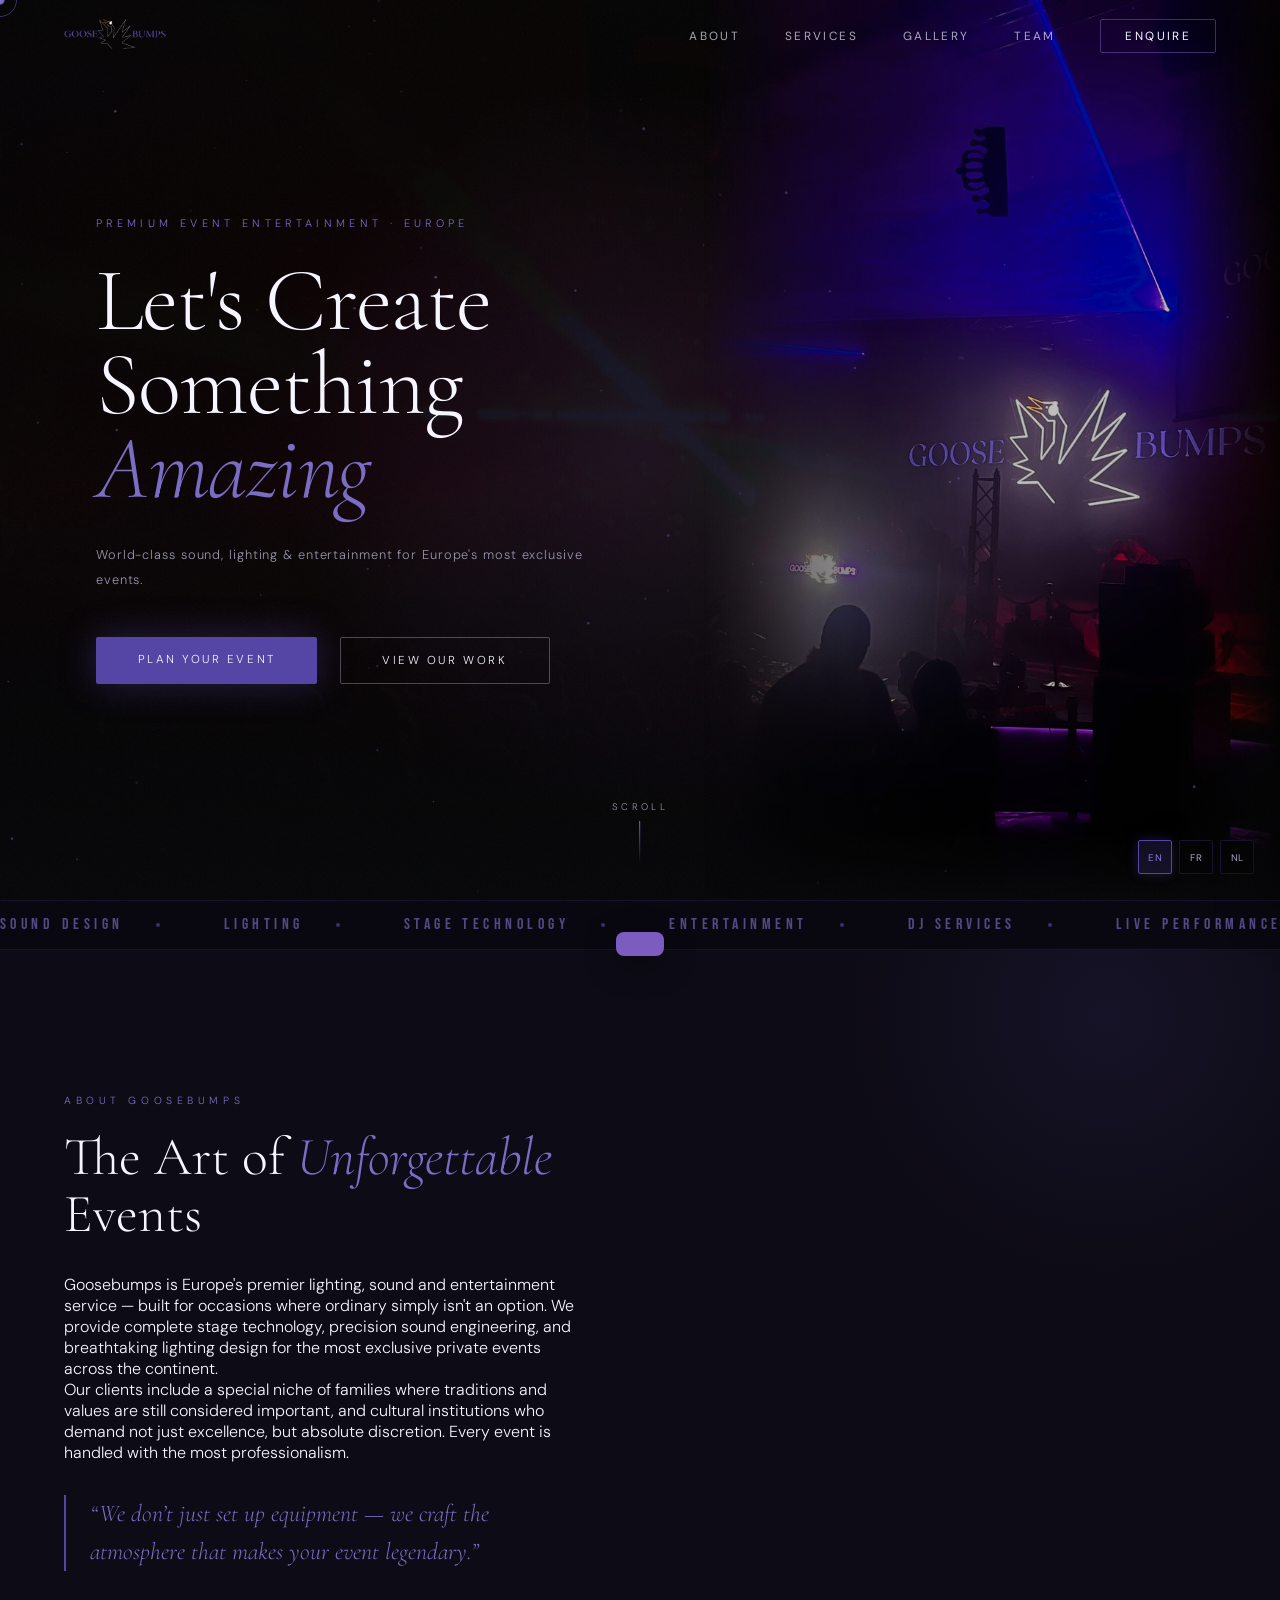
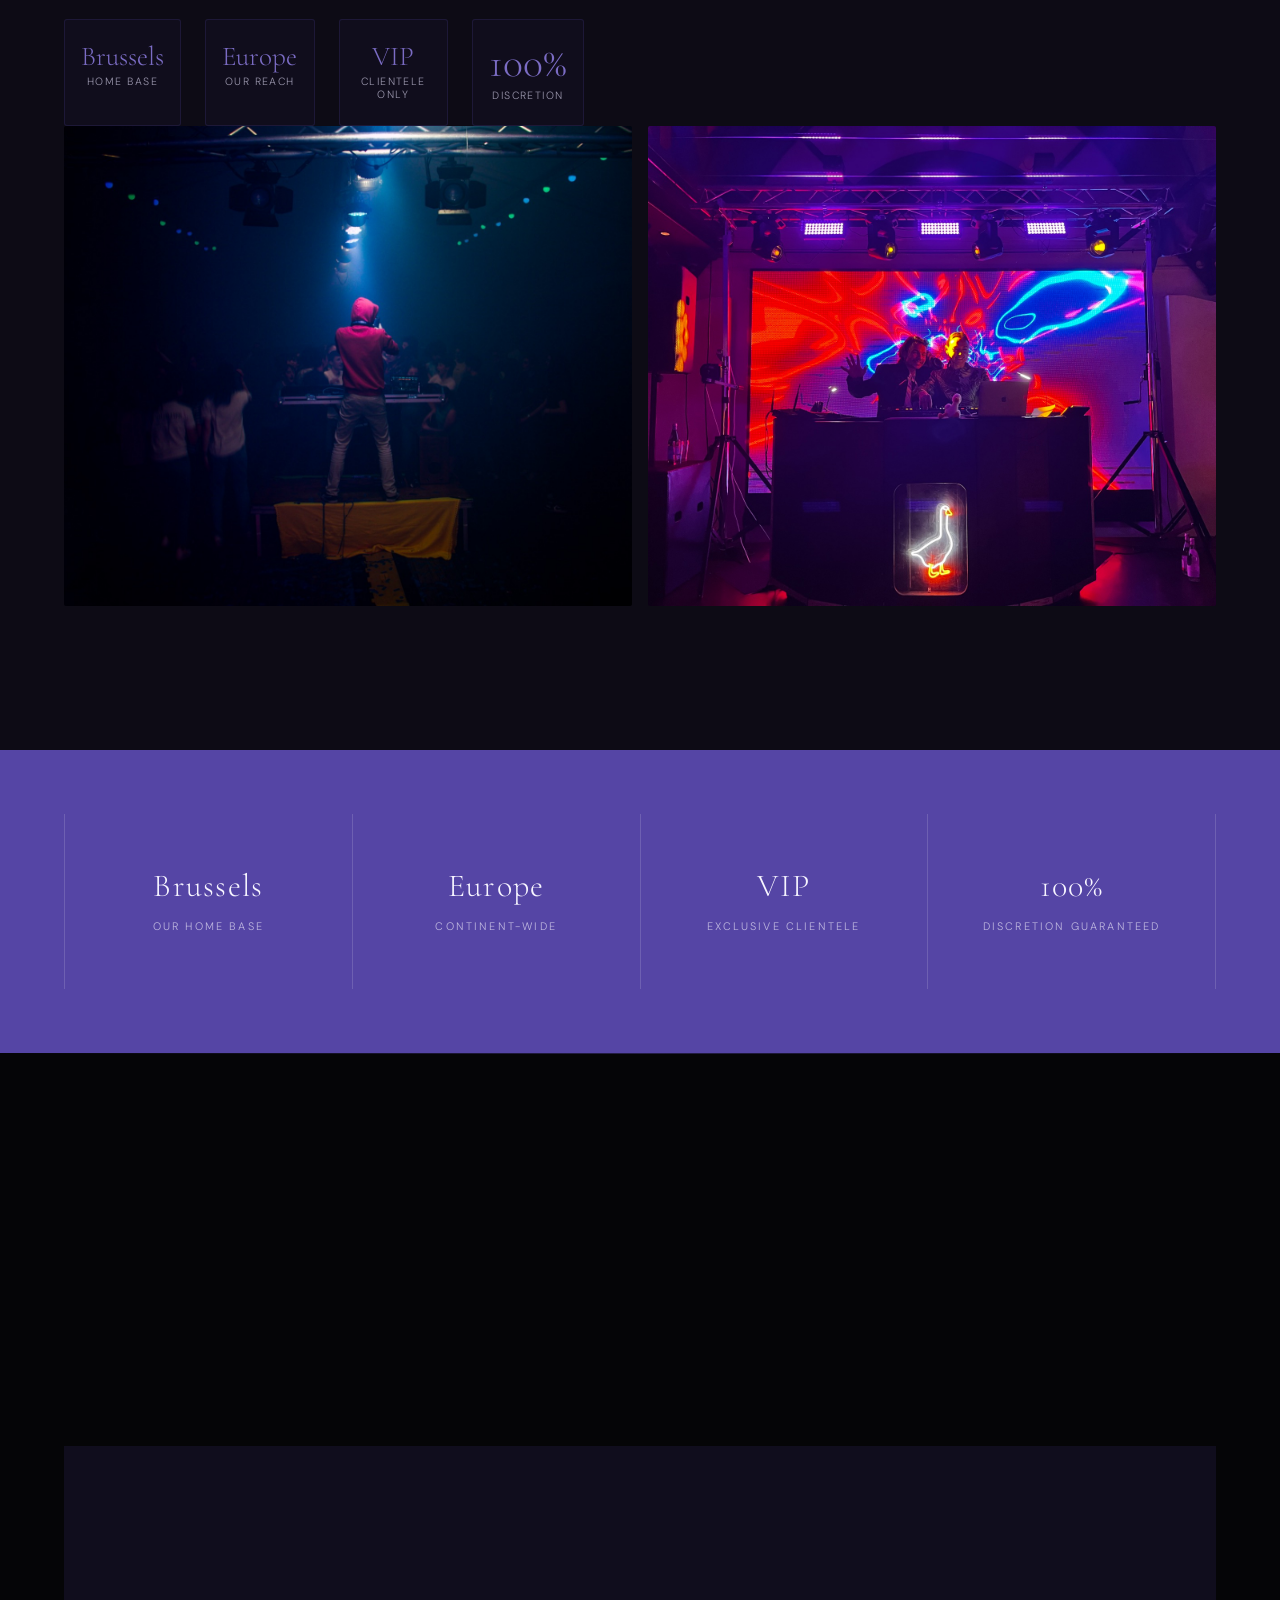
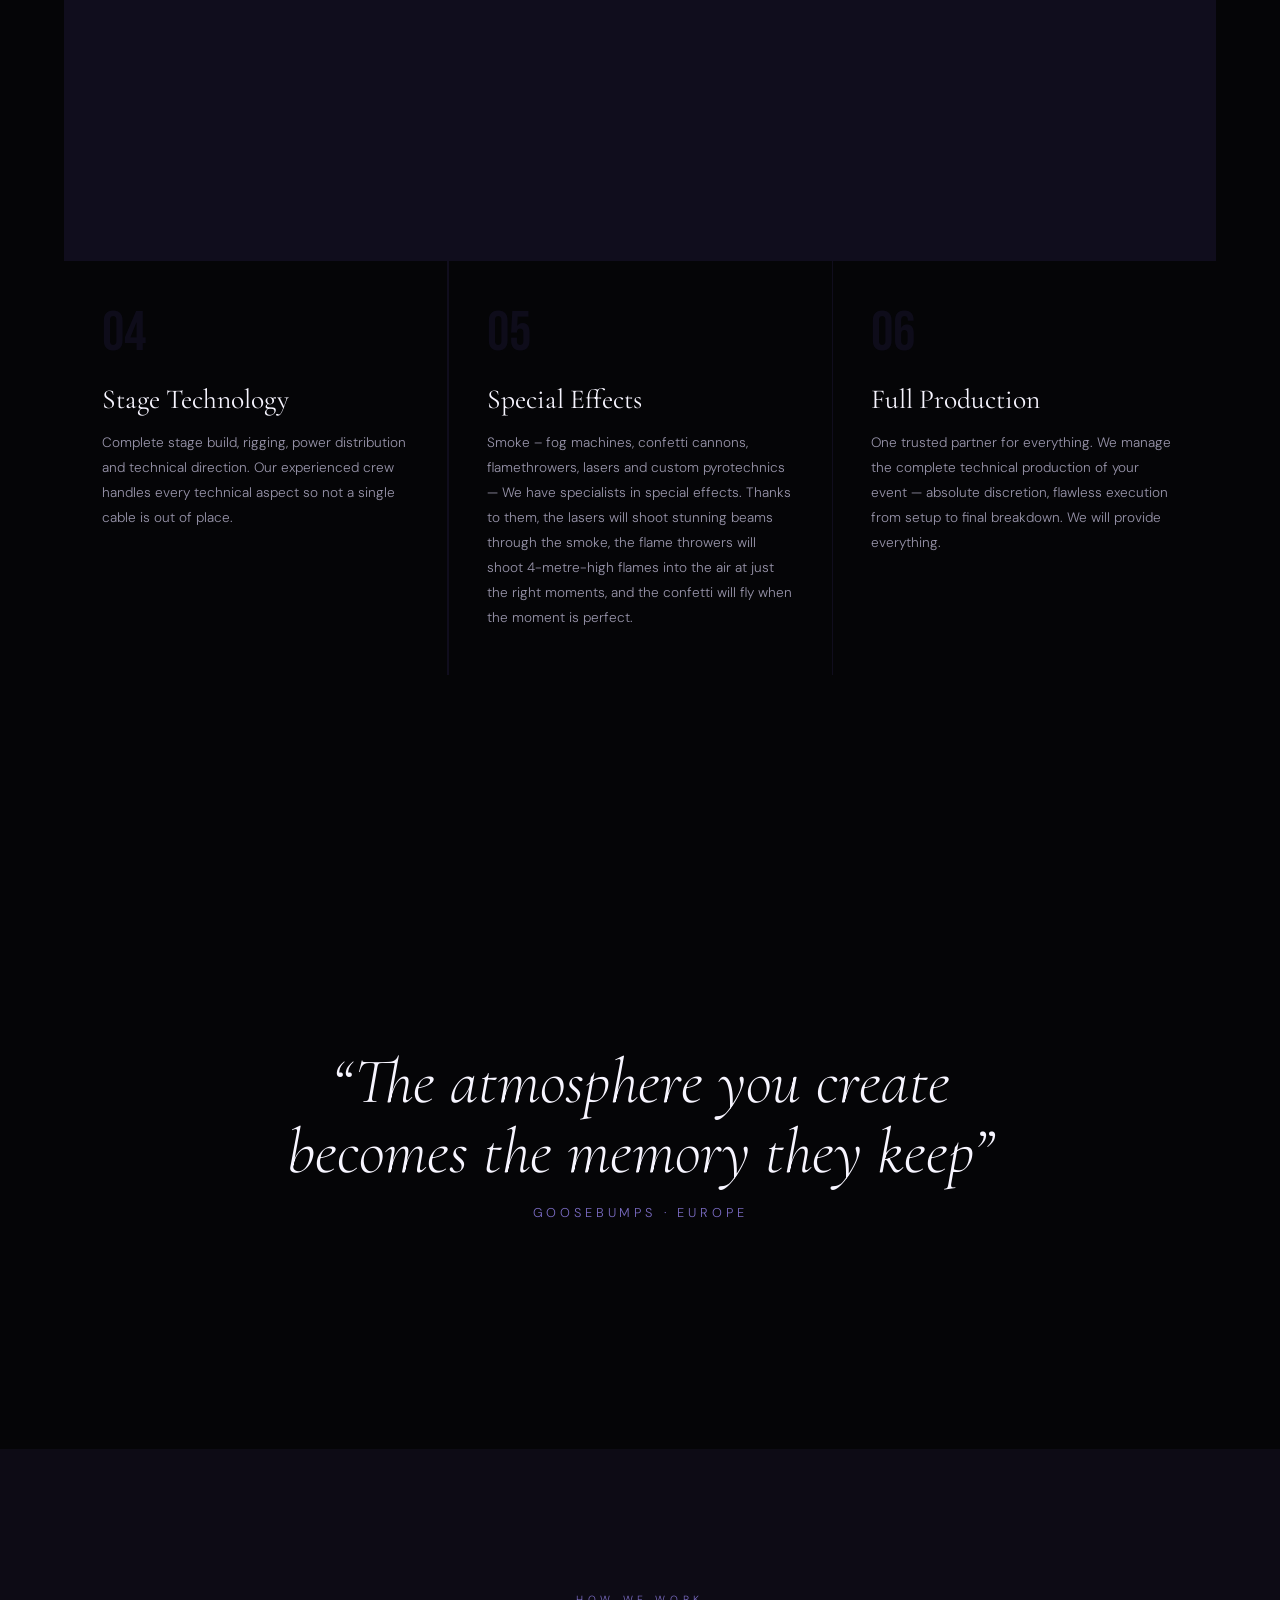
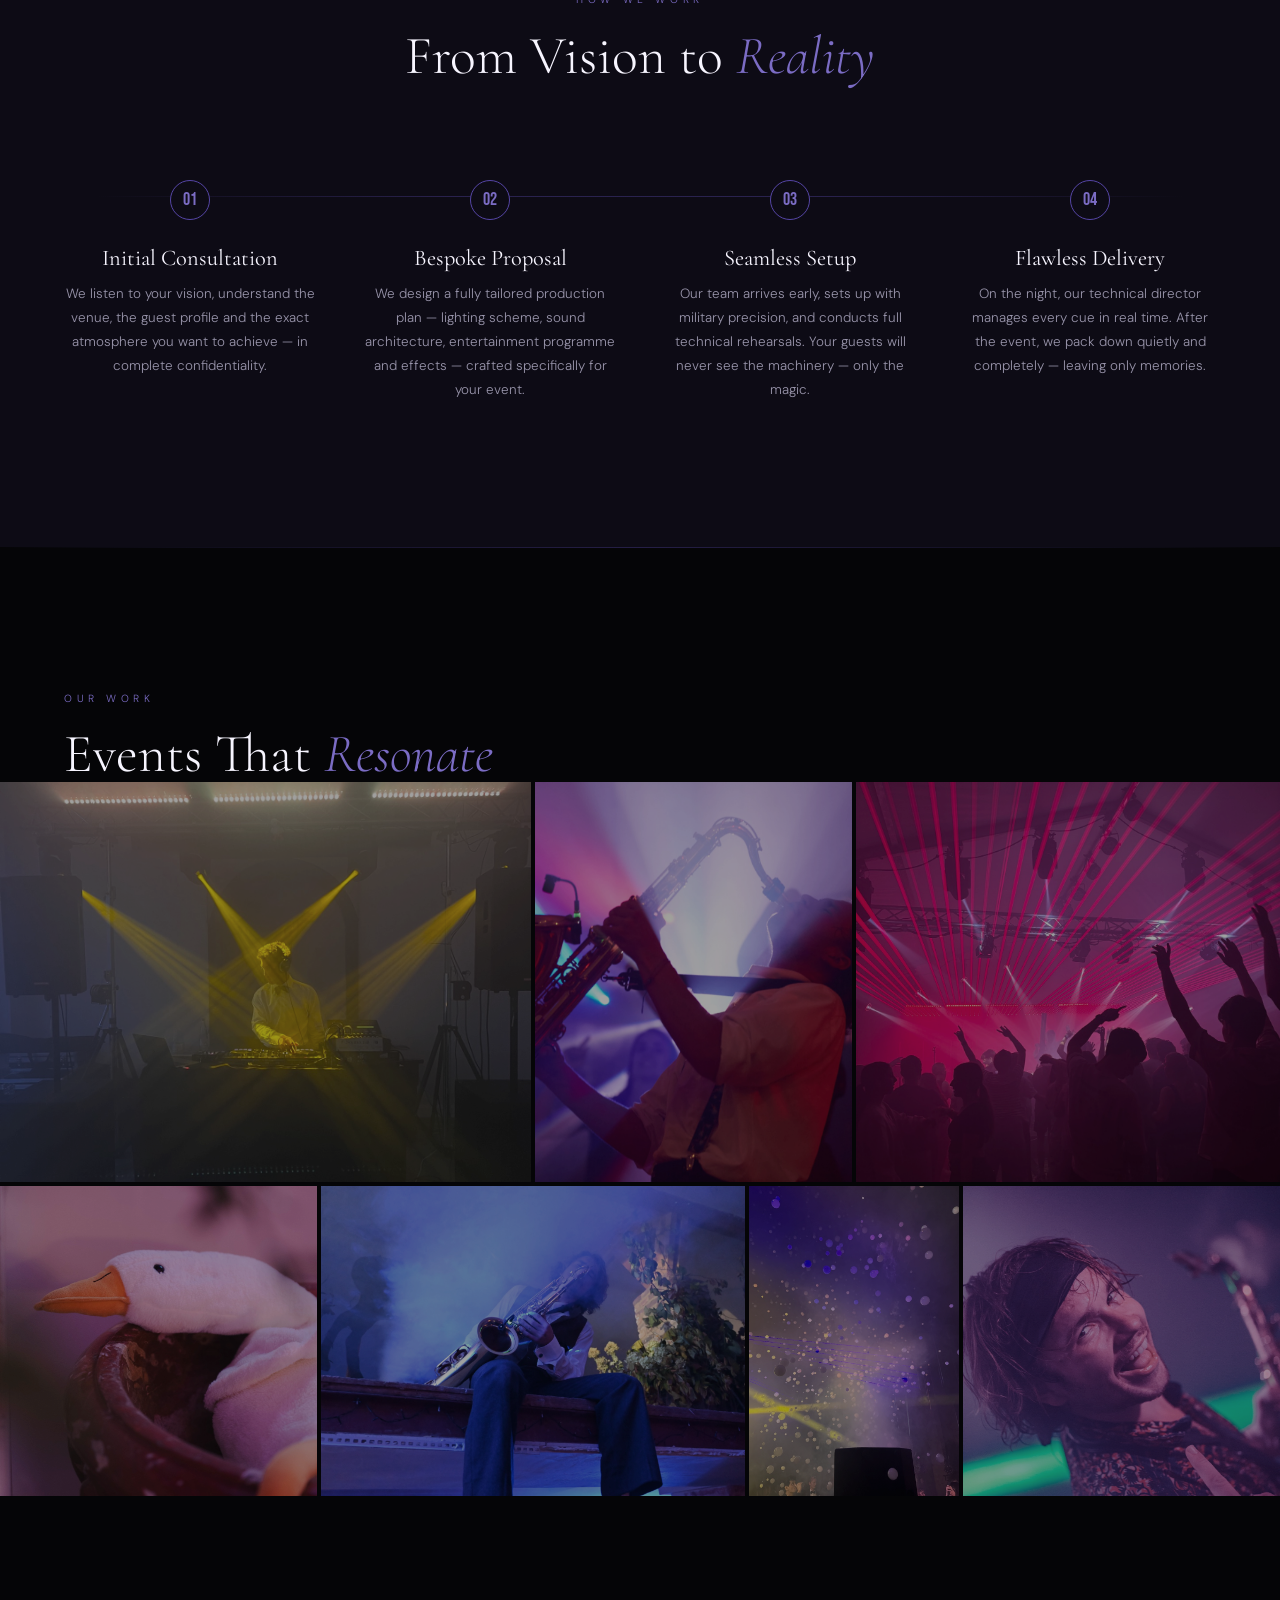
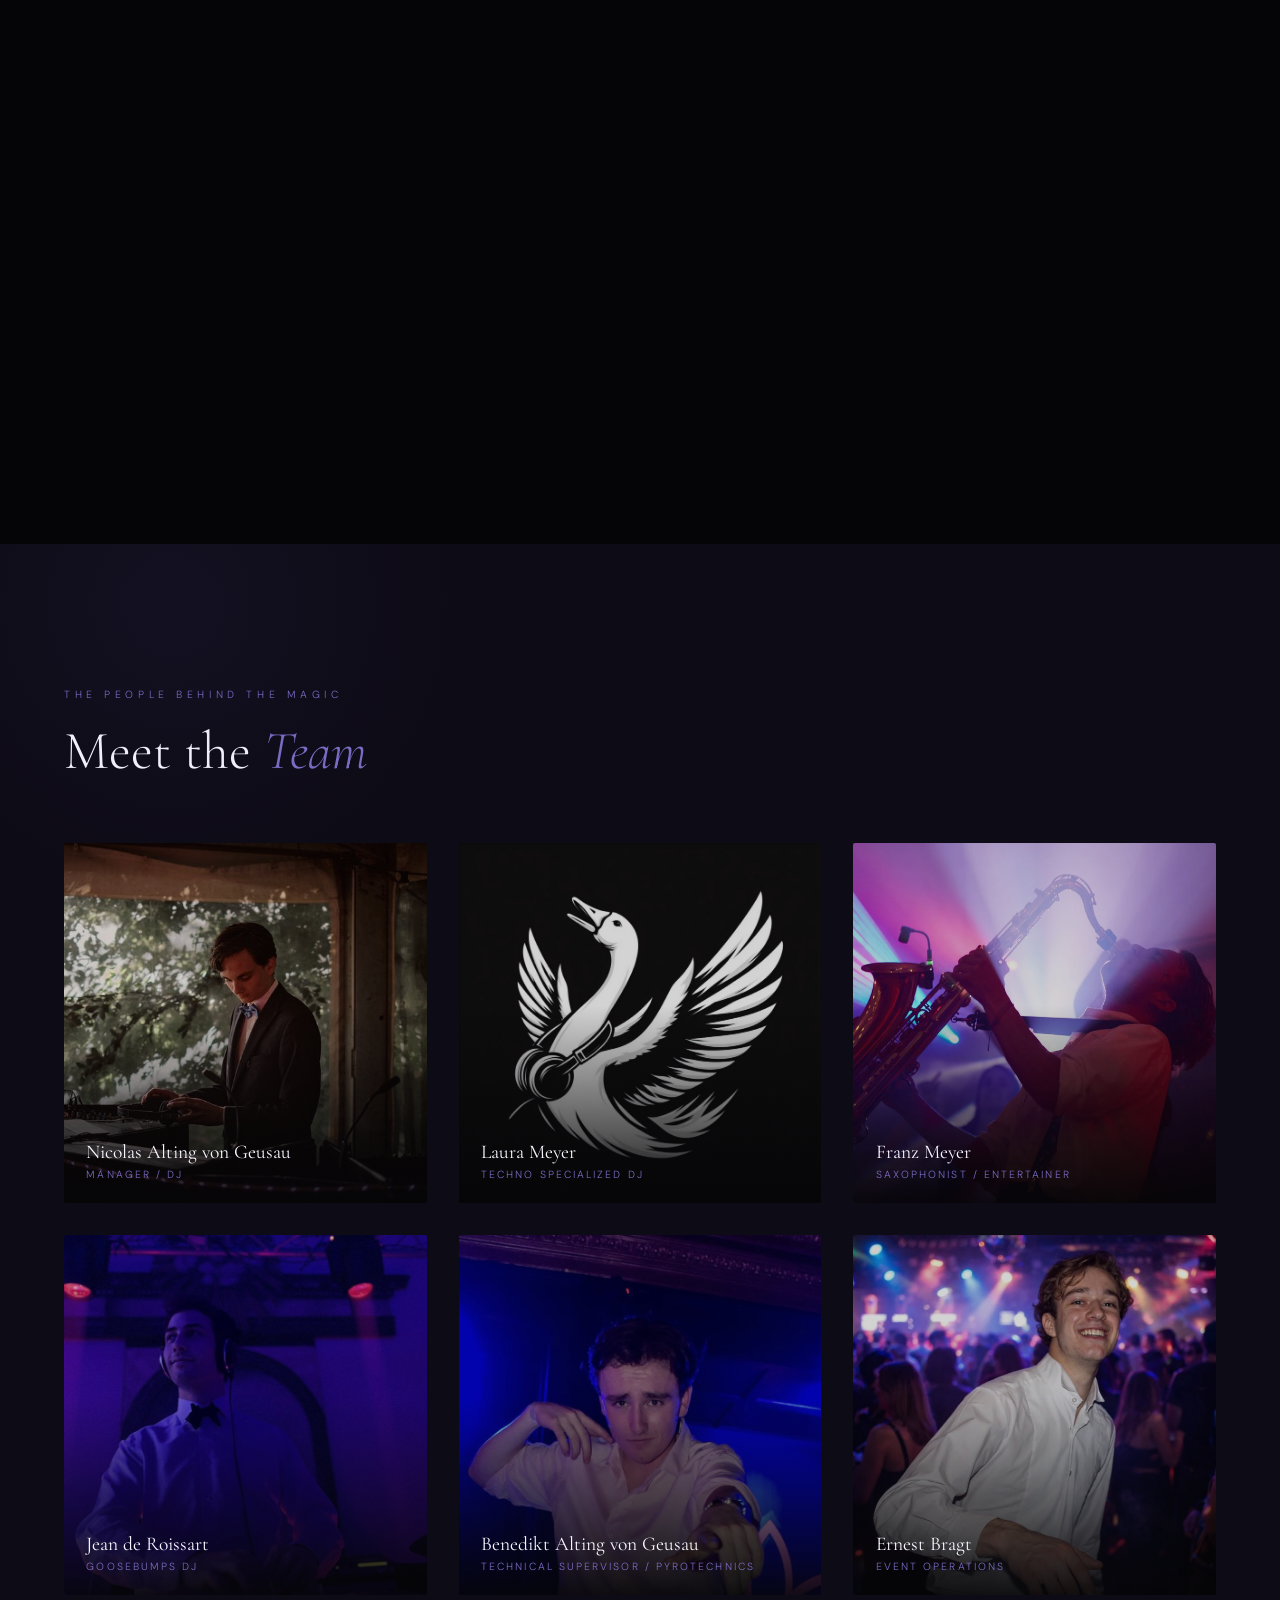
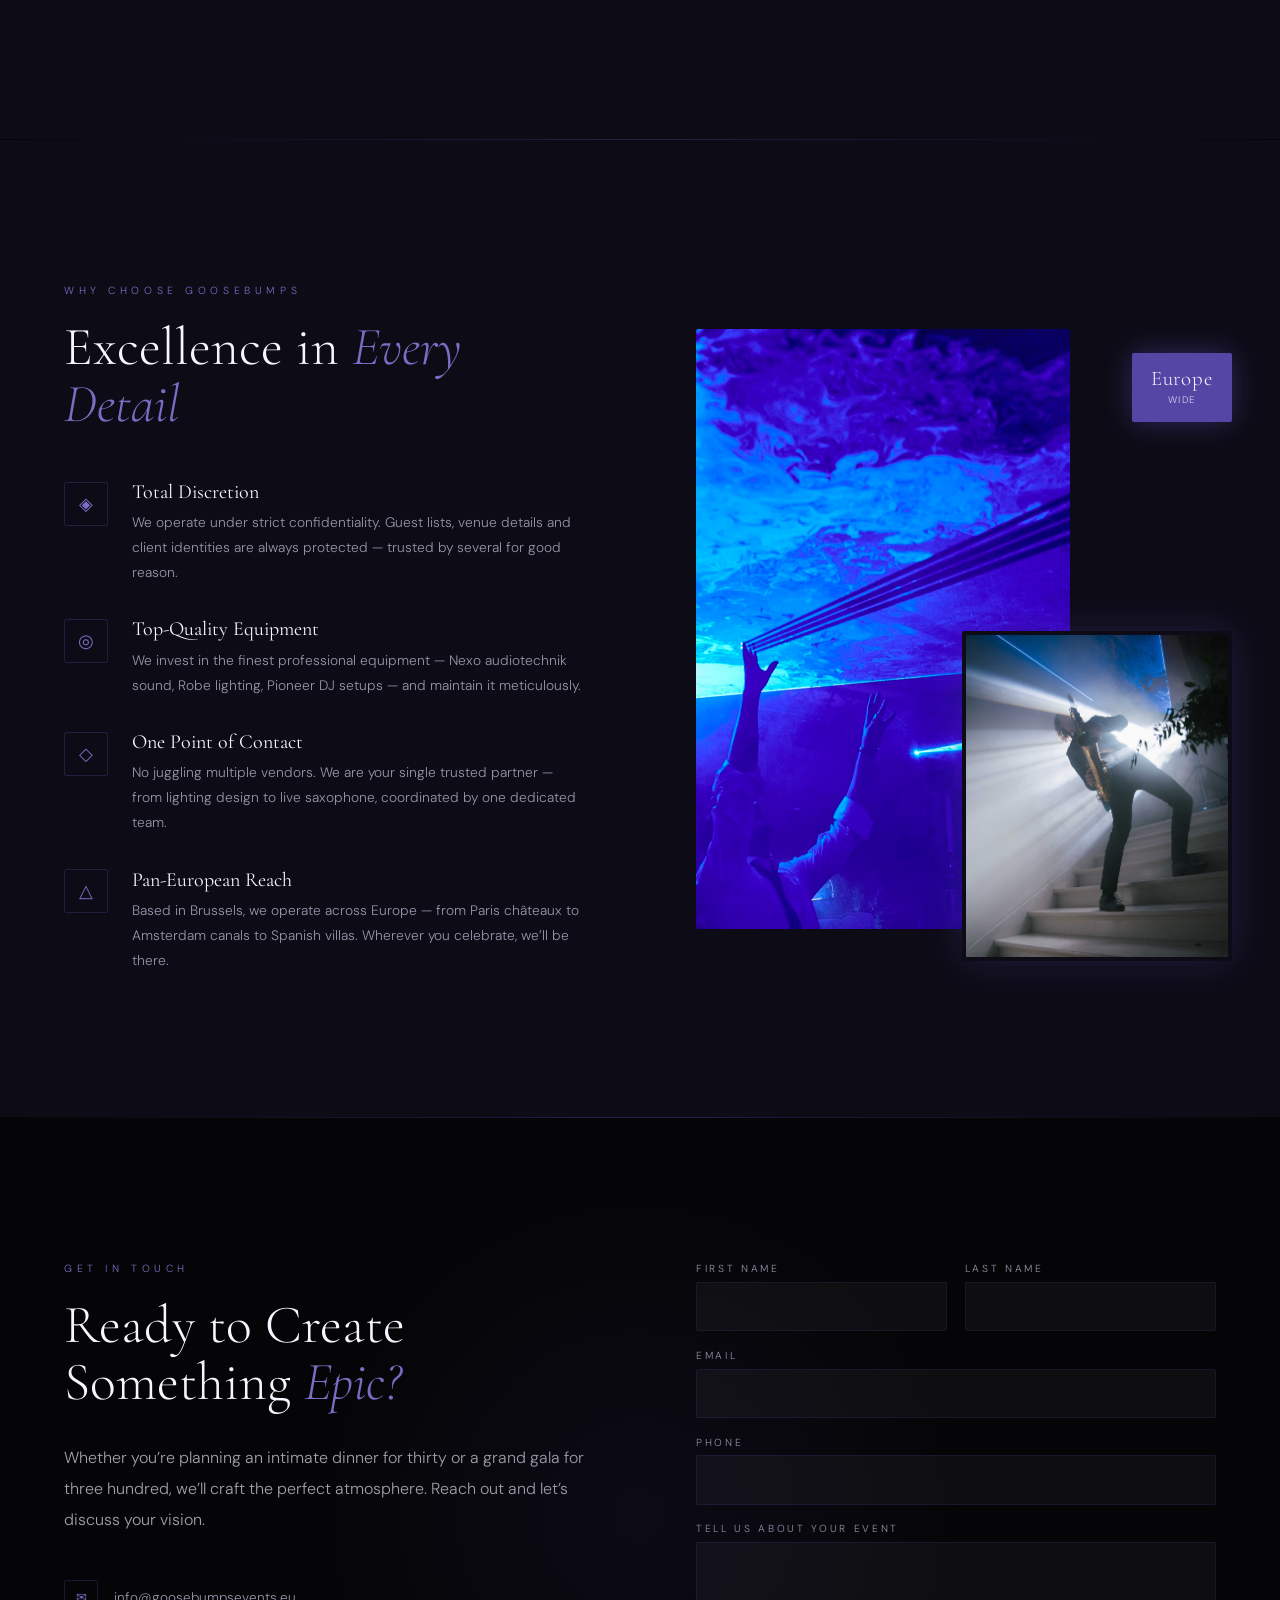
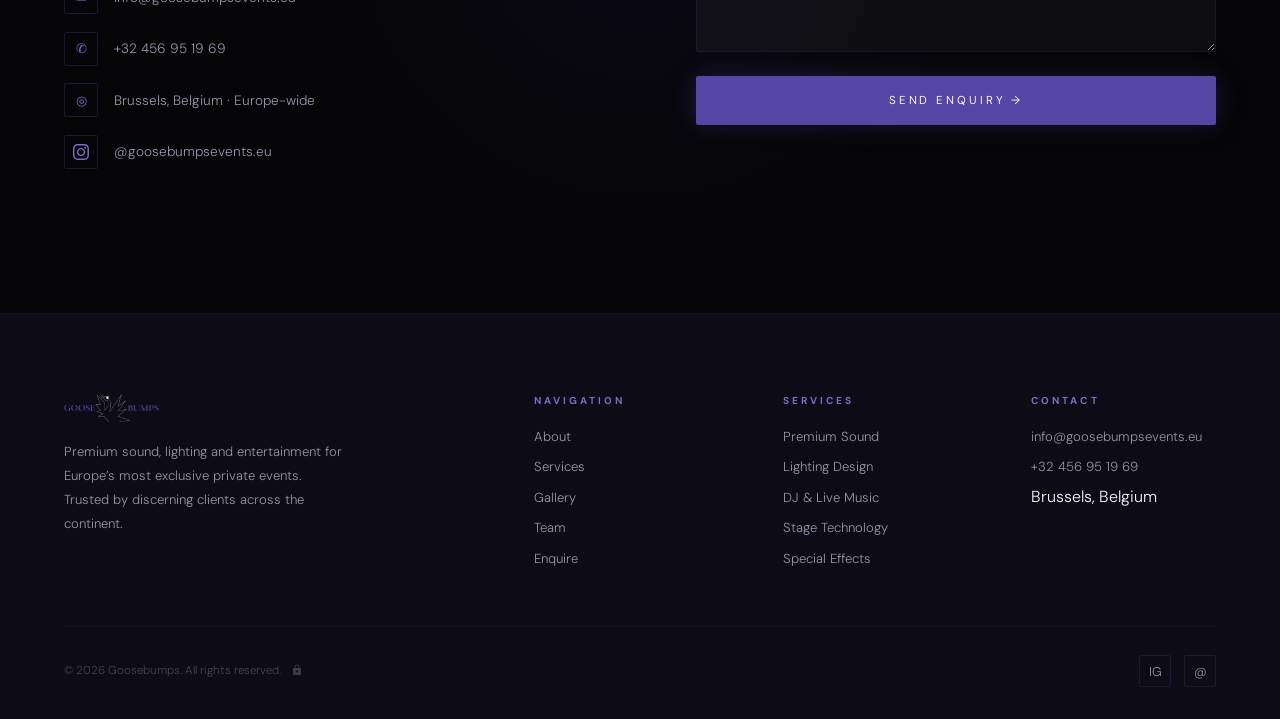
<file: goosebumps_website_10_11.html>
<!DOCTYPE html>
<html lang="en" data-lang="en">
<head>
<meta charset="UTF-8">
<meta name="viewport" content="width=device-width, initial-scale=1.0">

<!-- ── PRIMARY META ── -->
<title>Goosebumps — Premium Sound, Lighting &amp; Event Entertainment | Brussels, Europe</title>
<meta name="description" content="Goosebumps: premium sound design, custom lighting, DJ services, live saxophone &amp; special effects for Europe's most exclusive private events. Brussels-based, operating across Europe.">
<meta name="keywords" content="event entertainment Brussels, premium sound lighting events, luxury event production Europe, DJ live music Belgium, event lighting design, private party entertainment, VIP event services, special effects events, stage technology Belgium, Goosebumps events">
<meta name="robots" content="index, follow, max-snippet:-1, max-image-preview:large, max-video-preview:-1">
<meta name="author" content="Goosebumps Event Entertainment">
<meta name="theme-color" content="#5545A5">

<!-- ── CANONICAL ── -->
<link rel="canonical" href="https://www.goosebumpsevents.eu/">

<!-- ── HREFLANG ── -->
<link rel="alternate" hreflang="en" href="https://www.goosebumpsevents.eu/">
<link rel="alternate" hreflang="fr" href="https://www.goosebumpsevents.eu/?lang=fr">
<link rel="alternate" hreflang="nl" href="https://www.goosebumpsevents.eu/?lang=nl">
<link rel="alternate" hreflang="x-default" href="https://www.goosebumpsevents.eu/">

<!-- ── OPEN GRAPH ── -->
<meta property="og:type" content="website">
<meta property="og:site_name" content="Goosebumps">
<meta property="og:url" content="https://www.goosebumpsevents.eu/">
<meta property="og:title" content="Goosebumps — Premium Sound, Lighting &amp; Event Entertainment | Europe">
<meta property="og:description" content="World-class sound design, custom lighting, DJ services, live saxophone &amp; special effects for Europe's most exclusive private events. Brussels-based, operating across Europe.">
<meta property="og:image" content="https://www.goosebumpsevents.eu/images/about.jpg">
<meta property="og:image:width" content="1200">
<meta property="og:image:height" content="630">
<meta property="og:image:alt" content="Goosebumps — Premium Event Entertainment">
<meta property="og:locale" content="en_GB">
<meta property="og:locale:alternate" content="fr_FR">
<meta property="og:locale:alternate" content="nl_BE">

<!-- ── TWITTER CARD ── -->
<meta name="twitter:card" content="summary_large_image">
<meta name="twitter:site" content="@goosebumpsevents">
<meta name="twitter:title" content="Goosebumps — Premium Sound, Lighting &amp; Event Entertainment | Europe">
<meta name="twitter:description" content="World-class sound design, custom lighting, DJ services, live saxophone &amp; special effects for Europe's most exclusive private events. Brussels-based.">
<meta name="twitter:image" content="https://www.goosebumpsevents.eu/images/about.jpg">
<meta name="twitter:image:alt" content="Goosebumps — Premium Event Entertainment">

<!-- ── FAVICON ── -->
<link rel="icon" href="favicon.ico" sizes="16x16 32x32 48x48">
<link rel="icon" type="image/png" sizes="48x48" href="assets/icons/favicon-48x48.png">
<link rel="icon" type="image/png" sizes="32x32" href="assets/icons/favicon-32x32.png">
<link rel="icon" type="image/png" sizes="16x16" href="assets/icons/favicon-16x16.png">
<link rel="apple-touch-icon" sizes="180x180" href="assets/icons/apple-touch-icon.png">
<link rel="manifest" href="site.webmanifest">

<!-- ── JSON-LD STRUCTURED DATA ── -->
<script type="application/ld+json">
{
  "@context": "https://schema.org",
  "@graph": [
    {
      "@type": "Organization",
      "@id": "https://www.goosebumpsevents.eu/#organization",
      "name": "Goosebumps",
      "url": "https://www.goosebumpsevents.eu/",
      "logo": {
        "@type": "ImageObject",
        "url": "https://www.goosebumpsevents.eu/images/about.jpg",
        "width": 260,
        "height": 80
      },
      "description": "Goosebumps is Europe's premier premium event entertainment company specialising in world-class sound design, custom lighting, DJ services, live saxophone, stage technology and special effects for exclusive private events.",
      "email": "info@goosebumpsevents.eu",
      "telephone": "+3245695169",
      "address": {
        "@type": "PostalAddress",
        "addressLocality": "Brussels",
        "addressCountry": "BE"
      },
      "areaServed": [
        {"@type": "Country", "name": "Belgium"},
        {"@type": "Country", "name": "France"},
        {"@type": "Country", "name": "Netherlands"},
        {"@type": "Country", "name": "Spain"},
        {"@type": "Continent", "name": "Europe"}
      ],
      "sameAs": [
        "https://www.instagram.com/goosebumpsevents.eu/"
      ],
      "contactPoint": {
        "@type": "ContactPoint",
        "telephone": "+3245695169",
        "email": "info@goosebumpsevents.eu",
        "contactType": "customer service",
        "availableLanguage": ["English", "French", "Dutch"]
      }
    },
    {
      "@type": "EntertainmentBusiness",
      "@id": "https://www.goosebumpsevents.eu/#business",
      "name": "Goosebumps Event Entertainment",
      "url": "https://www.goosebumpsevents.eu/",
      "telephone": "+3245695169",
      "email": "info@goosebumpsevents.eu",
      "address": {
        "@type": "PostalAddress",
        "addressLocality": "Brussels",
        "addressCountry": "BE"
      },
      "description": "Premium sound, lighting and entertainment services for Europe's most exclusive private events and VIP celebrations.",
      "priceRange": "$$$$",
      "areaServed": "Europe",
      "hasOfferCatalog": {
        "@type": "OfferCatalog",
        "name": "Event Entertainment Services",
        "itemListElement": [
          {"@type": "Offer", "itemOffered": {"@type": "Service", "name": "Premium Sound", "description": "Crystal-clear audio, professional PA systems and bespoke acoustic solutions for events of any scale."}},
          {"@type": "Offer", "itemOffered": {"@type": "Service", "name": "Lighting Design", "description": "Atmospheric lighting design and custom show production for exclusive events."}},
          {"@type": "Offer", "itemOffered": {"@type": "Service", "name": "DJ & Live Music", "description": "World-class DJs and live musicians including saxophone for refined ambient sets and electrifying peak hours."}},
          {"@type": "Offer", "itemOffered": {"@type": "Service", "name": "Stage Technology", "description": "Complete stage build, rigging and technical direction for any venue."}},
          {"@type": "Offer", "itemOffered": {"@type": "Service", "name": "Special Effects", "description": "Fog, confetti, flamethrowers, lasers and pyrotechnics to elevate your event."}},
          {"@type": "Offer", "itemOffered": {"@type": "Service", "name": "Full Production", "description": "One-stop production management — from initial concept to flawless delivery."}}
        ]
      },
      "sameAs": [
        "https://www.instagram.com/goosebumpsevents.eu/"
      ]
    },
    {
      "@type": "WebSite",
      "@id": "https://www.goosebumpsevents.eu/#website",
      "url": "https://www.goosebumpsevents.eu/",
      "name": "Goosebumps",
      "description": "Premium event entertainment for Europe's most exclusive events.",
      "publisher": {"@id": "https://www.goosebumpsevents.eu/#organization"},
      "inLanguage": ["en", "fr", "nl"]
    },
    {
      "@type": "WebPage",
      "@id": "https://www.goosebumpsevents.eu/#webpage",
      "url": "https://www.goosebumpsevents.eu/",
      "name": "Goosebumps — Premium Sound, Lighting &amp; Event Entertainment | Brussels, Europe",
      "description": "Goosebumps: premium sound design, custom lighting, DJ services, live saxophone &amp; special effects for Europe's most exclusive private events.",
      "isPartOf": {"@id": "https://www.goosebumpsevents.eu/#website"},
      "about": {"@id": "https://www.goosebumpsevents.eu/#organization"},
      "breadcrumb": {
        "@type": "BreadcrumbList",
        "itemListElement": [
          {"@type": "ListItem", "position": 1, "name": "Home", "item": "https://www.goosebumpsevents.eu/"}
        ]
      }
    },
    {
      "@type": "FAQPage",
      "mainEntity": [
        {
          "@type": "Question",
          "name": "Where does Goosebumps operate?",
          "acceptedAnswer": {"@type": "Answer", "text": "Goosebumps is based in Brussels, Belgium and operates across Europe — including France, Netherlands, Spain, and beyond."}
        },
        {
          "@type": "Question",
          "name": "What services does Goosebumps offer?",
          "acceptedAnswer": {"@type": "Answer", "text": "We offer premium sound design, custom lighting, DJ & live music (including saxophone), stage technology, special effects, and full event production management."}
        },
        {
          "@type": "Question",
          "name": "How do I book Goosebumps for my event?",
          "acceptedAnswer": {"@type": "Answer", "text": "Contact us via email at info@goosebumpsevents.eu, call +32 456 95 19 69, or use the enquiry form on our website. We'll arrange an initial consultation and provide a bespoke proposal."}
        }
      ]
    }
  ]
}
</script>

<!-- ── PERFORMANCE HINTS ── -->
<link rel="preconnect" href="https://fonts.googleapis.com">
<link rel="preconnect" href="https://fonts.gstatic.com" crossorigin>
<link rel="dns-prefetch" href="https://www.instagram.com">
<link href="https://fonts.googleapis.com/css2?family=Cormorant+Garamond:ital,wght@0,300;0,400;0,600;1,300;1,400&family=Bebas+Neue&family=DM+Sans:wght@300;400;500&display=swap" rel="stylesheet">
<link rel="stylesheet" href="assets/css/goosebumps_website_10_11.css">
<link rel="stylesheet" href="assets/css/goosebumps_website_10_11-cms.css">
</head>
<body>

<!-- LOADER -->
<div id="loader">
  <img id="ll" alt="Goosebumps">
  <div class="lbar"><div class="lbar-f"></div></div>
  <p class="ltag" data-i18n="loader">Let's create something amazing</p>
</div>

<!-- PROGRESS -->
<div id="prog"></div>

<!-- CURSOR -->
<div id="cur"></div>
<div id="cur-ring"></div>

<!-- LANG (bottom right) -->
<div id="lang">
  <button class="lb on" onclick="setLang('en')">EN</button>
  <button class="lb" onclick="setLang('fr')">FR</button>
  <button class="lb" onclick="setLang('nl')">NL</button>
</div>

<!-- NAV -->
<nav id="nav">
  <img class="nav-logo" id="nlogo" alt="Goosebumps">
  <ul class="nav-menu">
    <li><a href="#about" data-i18n="nav.ab">About</a></li>
    <li><a href="#services" data-i18n="nav.sv">Services</a></li>
    <li><a href="#gallery" data-i18n="nav.gl">Gallery</a></li>
    <li><a href="#team" data-i18n="nav.tm">Team</a></li>
    <li><a href="#contact" class="nav-cta" data-i18n="nav.ct">Enquire</a></li>
  </ul>
</nav>

<!-- HERO -->
<section id="hero">
  <canvas id="ptcl"></canvas>
  <div class="par-bg par-layer1" id="hbg1" data-speed="0.4"></div>
  <div class="par-bg par-layer2" id="hbg2" data-speed="0.2"></div>
  <div class="hero-overlay"></div>
  <div class="hero-grain"></div>
  <div class="hero-aurora" id="haur"></div>
  <div class="hero-content" id="hero-content">
    <p class="hero-eyebrow" data-i18n="h.eye">Premium Event Entertainment · Europe</p>
    <h1 class="hero-title" data-i18n="h.ttl">Let's Create<br>Something <em>Amazing</em></h1>
    <p class="hero-sub" data-i18n="h.sub">World-class sound, lighting &amp; entertainment for Europe's most exclusive events.</p>
    <div class="hero-actions">
      <a href="#contact" class="btn-p" data-i18n="h.c1">Plan Your Event</a>
      <a href="#gallery" class="btn-g" data-i18n="h.c2">View Our Work</a>
    </div>
  </div>
  <div class="hero-img-float"><img id="hfloat" alt="Franz Meyer performing live saxophone at a Goosebumps exclusive event"></div>
  <div class="hero-scroll"><span data-i18n="h.scr">Scroll</span><div class="scroll-line"></div></div>
</section>

<!-- MARQUEE -->
<div class="mwrap">
  <div class="mtrack">
    <span class="mitem">Sound Design <span class="mdot"></span></span>
    <span class="mitem">Lighting <span class="mdot"></span></span>
    <span class="mitem">Stage Technology <span class="mdot"></span></span>
    <span class="mitem">Entertainment <span class="mdot"></span></span>
    <span class="mitem">DJ Services <span class="mdot"></span></span>
    <span class="mitem">Live Performances <span class="mdot"></span></span>
    <span class="mitem">VIP Events <span class="mdot"></span></span>
    <span class="mitem">Special Effects <span class="mdot"></span></span>
    <span class="mitem">Sound Design <span class="mdot"></span></span>
    <span class="mitem">Lighting <span class="mdot"></span></span>
    <span class="mitem">Stage Technology <span class="mdot"></span></span>
    <span class="mitem">Entertainment <span class="mdot"></span></span>
    <span class="mitem">DJ Services <span class="mdot"></span></span>
    <span class="mitem">Live Performances <span class="mdot"></span></span>
    <span class="mitem">VIP Events <span class="mdot"></span></span>
    <span class="mitem">Special Effects <span class="mdot"></span></span>
  </div>
</div>

<!-- ABOUT -->
<section id="about">
  <div class="ctr">
    <div class="about-grid">
      <div class="sa from-left">
        <span class="sec-label" data-i18n="a.lbl">About Goosebumps</span>
        <h2 class="sec-title" style="margin-bottom:2rem" data-i18n="a.ttl">The Art of <em>Unforgettable</em> Events</h2>
        <p data-i18n="a.p1">Goosebumps is Europe's premier lighting, sound and entertainment service — built for occasions where ordinary simply isn't an option. We provide complete stage technology, precision sound engineering, and breathtaking lighting design for the most exclusive private events across the continent.</p>
        <p data-i18n="a.p2">Our clients include a special niche of families where traditions and values are still considered important, and cultural institutions who demand not just excellence, but absolute discretion. Every event is handled with the most professionalism.</p>
        <blockquote class="about-quote" data-i18n="a.q">"We don't just set up equipment — we craft the atmosphere that makes your event legendary."</blockquote>
        <div class="stats-row">
          <div class="stat sa from-bottom d1"><div class="stat-n" style="font-size:1.7rem">Brussels</div><div class="stat-l" data-i18n="s.base">Home Base</div></div>
          <div class="stat sa from-bottom d2"><div class="stat-n" style="font-size:1.7rem">Europe</div><div class="stat-l" data-i18n="s.reach">Our Reach</div></div>
          <div class="stat sa from-bottom d3"><div class="stat-n" style="font-size:1.7rem">VIP</div><div class="stat-l" data-i18n="s.vip">Clientele Only</div></div>
          <div class="stat sa from-bottom d4"><div class="stat-n">100%</div><div class="stat-l" data-i18n="s.di">Discretion</div></div>
        </div>
        </div>
      </div>
      <div class="about-imgs sa from-right">
        <img class="about-img-main" id="aimg1" alt="Goosebumps DJ performing at an exclusive private event in Europe" loading="lazy">
        <img class="about-img-side" id="aimg2" alt="Live saxophone performance at a luxury Goosebumps event" loading="lazy">
        <div class="img-frame"></div>
      </div>
    </div>
  </div>
</section>

<!-- NUMBERS BAND -->
<div id="numbers">
  <div class="ctr">
    <div class="num-grid">
      <div class="num-item sa from-bottom"><div class="num-val" style="font-size:2rem;letter-spacing:.04em">Brussels</div><div class="num-label" data-i18n="nb.base">Our Home Base</div></div>
      <div class="num-item sa from-bottom d1"><div class="num-val" style="font-size:2rem;letter-spacing:.04em">Europe</div><div class="num-label" data-i18n="nb.eu">Continent-Wide</div></div>
      <div class="num-item sa from-bottom d2"><div class="num-val" style="font-size:2rem;letter-spacing:.04em">VIP</div><div class="num-label" data-i18n="nb.vip">Exclusive Clientele</div></div>
      <div class="num-item sa from-bottom d3"><div class="num-val" style="font-size:2rem;letter-spacing:.04em">100%</div><div class="num-label" data-i18n="nb.di">Discretion Guaranteed</div></div>
    </div>
    </div>
  </div>
</div>

<div class="divider"></div>

<!-- SERVICES -->
<section id="services">
  <div class="ctr">
    <div style="text-align:center;margin-bottom:1rem" class="sa from-bottom">
      <span class="sec-label" data-i18n="sv.lbl">What We Offer</span>
      <h2 class="sec-title" data-i18n="sv.ttl">Our <em>Services</em></h2>
    </div>
    <p class="services-intro sa from-bottom d1" data-i18n="sv.intro">From intimate dinners to grand European galas — we handle every technical element so you can focus on creating memories. One call. Total coverage.</p>
  </div>
  <div class="ctr" style="position:relative;">
    <div id="svc-spot"></div>
    <div class="sg">
      <div class="sc sa from-bottom d1"><div class="sc-num">01</div><h3 class="sc-name" data-i18n="s1.n">Premium Sound</h3><p class="sc-desc" data-i18n="s1.d">Crystal-clear audio for any space — from intimate salons to grand ballrooms. We use top-tier PA systems tested for the best quality, live mixing consoles to make all necessary changes, and bespoke acoustic solutions tailored to every unique venue so we can promise the best quality possible.</p><div class="sc-glow"></div></div>
      <div class="sc sa from-bottom d2"><div class="sc-num">02</div><h3 class="sc-name" data-i18n="s2.n">Lighting Design</h3><p class="sc-desc" data-i18n="s2.d">Atmospheric lighting that transforms any space. We programm a special and unique light show for your event only. Programmed by a proffessional lighting designer and deleted after the event. This way every event will be unique and special.</p><div class="sc-glow"></div></div>
      <div class="sc sa from-bottom d3"><div class="sc-num">03</div><h3 class="sc-name" data-i18n="s3.n">DJ &amp; Live Music</h3><p class="sc-desc" data-i18n="s3.d">Our DJs are carefully selected; each DJ must meet certain criteria to be allowed to perform at your event under our name. They are also all assessed on their ability to read the crowd. This ensures that the music played is always what the audience wants. Our live saxophone option adds a fantastic extra touch to make the party truly unforgettable.</p><div class="sc-glow"></div></div>
      <div class="sc sa from-bottom d1"><div class="sc-num">04</div><h3 class="sc-name" data-i18n="s4.n">Stage Technology</h3><p class="sc-desc" data-i18n="s4.d">Complete stage build, rigging, power distribution and technical direction. Our experienced crew handles every technical aspect so not a single cable is out of place.</p><div class="sc-glow"></div></div>
      <div class="sc sa from-bottom d2"><div class="sc-num">05</div><h3 class="sc-name" data-i18n="s5.n">Special Effects</h3><p class="sc-desc" data-i18n="s5.d">Smoke – fog machines, confetti cannons, flamethrowers, lasers and custom pyrotechnics — We have specialists in special effects. Thanks to them, the lasers will shoot stunning beams through the smoke, the flame throwers will shoot 4-metre-high flames into the air at just the right moments, and the confetti will fly when the moment is perfect.</p><div class="sc-glow"></div></div>
      <div class="sc sa from-bottom d3"><div class="sc-num">06</div><h3 class="sc-name" data-i18n="s6.n">Full Production</h3><p class="sc-desc" data-i18n="s6.d">One trusted partner for everything. We manage the complete technical production of your event — absolute discretion, flawless execution from setup to final breakdown. We will provide everything.</p><div class="sc-glow"></div></div>
    </div>
  </div>
</section>

<!-- PHOTO BREAK 1 — parallax full bleed -->
<div class="photo-break" id="pb1">
  <div class="par-bg photo-break-bg" id="pb1bg" data-speed="0.35"></div>
  <div class="photo-break-overlay">
    <div class="photo-break-text sa scale-in">
      <h2 data-i18n="pb1.h">"The atmosphere you create<br>becomes the memory they keep"</h2>
      <p data-i18n="pb1.p">Goosebumps · Europe</p>
    </div>
  </div>
</div>

<!-- HOW WE WORK -->
<section id="process">
  <div class="ctr">
    <div style="text-align:center" class="sa from-bottom">
      <span class="sec-label" data-i18n="pr.lbl">How We Work</span>
      <h2 class="sec-title" data-i18n="pr.ttl">From Vision to <em>Reality</em></h2>
    </div>
    <div class="process-steps">
      <div class="step sa from-bottom d1">
        <div class="step-num">01</div>
        <h3 class="step-title" data-i18n="p1.t">Initial Consultation</h3>
        <p class="step-desc" data-i18n="p1.d">We listen to your vision, understand the venue, the guest profile and the exact atmosphere you want to achieve — in complete confidentiality.</p>
      </div>
      <div class="step sa from-bottom d2">
        <div class="step-num">02</div>
        <h3 class="step-title" data-i18n="p2.t">Bespoke Proposal</h3>
        <p class="step-desc" data-i18n="p2.d">We design a fully tailored production plan — lighting scheme, sound architecture, entertainment programme and effects — crafted specifically for your event.</p>
      </div>
      <div class="step sa from-bottom d3">
        <div class="step-num">03</div>
        <h3 class="step-title" data-i18n="p3.t">Seamless Setup</h3>
        <p class="step-desc" data-i18n="p3.d">Our team arrives early, sets up with military precision, and conducts full technical rehearsals. Your guests will never see the machinery — only the magic.</p>
      </div>
      <div class="step sa from-bottom d4">
        <div class="step-num">04</div>
        <h3 class="step-title" data-i18n="p4.t">Flawless Delivery</h3>
        <p class="step-desc" data-i18n="p4.d">On the night, our technical director manages every cue in real time. After the event, we pack down quietly and completely — leaving only memories.</p>
      </div>
    </div>
  </div>
</section>

<div class="divider"></div>

<!-- GALLERY -->
<section id="gallery" style="padding-bottom:0">
  <div class="ctr sa from-bottom">
    <span class="sec-label" data-i18n="g.lbl">Our Work</span>
    <h2 class="sec-title" data-i18n="g.ttl">Events That <em>Resonate</em></h2>
  </div>
  <div class="gg" id="gallery-grid">
    <div class="gi sa from-bottom"><img id="g1" alt="Custom neon sign at a luxury Goosebumps event" loading="lazy"></div>
    <div class="gi sa from-bottom d1"><img id="g2" alt="VIP dancefloor with premium lighting at a Goosebumps event" loading="lazy"></div>
    <div class="gi sa from-bottom d2"><img id="g3" alt="Professional DJ console setup at an exclusive European event" loading="lazy"></div>
    <div class="gi sa from-bottom d1"><img id="g4" alt="Live saxophone performance with laser lighting effects" loading="lazy"></div>
    <div class="gi sa from-bottom d2"><img id="g5" alt="Saxophonist performing with atmospheric smoke effects at a Goosebumps event" loading="lazy"></div>
    <div class="gi sa from-bottom d3"><img id="g6" alt="Saxophonist descending grand staircase at a luxury private event" loading="lazy"></div>
    <div class="gi sa from-bottom d1"><img id="g7" alt="Goosebumps DJ performing at an exclusive VIP celebration" loading="lazy"></div>
    <div class="gi sa from-bottom d2"><img id="g8" alt="Neon-lit staircase at a Goosebumps premium event production" loading="lazy"></div>
    <div class="gi sa from-bottom d1"><img id="g9" alt="Live saxophone with dramatic beam lighting at an exclusive event" loading="lazy"></div>
    <div class="gi sa from-bottom d2"><img id="g10" alt="Goosebumps team DJ set at a European luxury event" loading="lazy"></div>
    <div class="gi sa from-bottom d1"><img id="g11" alt="Guests dancing at a Goosebumps premium event" loading="lazy"></div>
    <div class="gi sa from-bottom d2"><img id="g12" alt="Atmospheric lighting and entertainment at a Goosebumps exclusive event" loading="lazy"></div>
  </div>
</section>

<!-- TEAM -->
<section id="team">
  <div class="ctr">
    <div class="sa from-bottom">
      <span class="sec-label" data-i18n="tm.lbl">The People Behind the Magic</span>
      <h2 class="sec-title" data-i18n="tm.ttl">Meet the <em>Team</em></h2>
    </div>
    <div class="tgrid">
      <div class="tc sa from-bottom d1">
        <div class="tiw"><img id="t1" alt="Nicolas Alting von Geusau — Goosebumps Co-Founder" loading="lazy"></div>
        <div class="tinfo"><div class="tname">Nicolas Alting von Geusau</div><div class="trole" data-i18n="tm.r1">Manager / DJ</div></div>
        <div class="tov"><p class="tbio"><strong>Nicolas Alting von Geusau</strong><span class="trole2" data-i18n="tm.r1">Manager / DJ</span><span data-i18n="tm.b1">As co-founder of Goosebumps, Nicolas is mainly active behind the scenes — preparing events, managing client relations, and overseeing direction and control during the event.</span></p></div>
      </div>
      <div class="tc sa from-bottom d2">
        <div class="tiw"><img id="t2" alt="Laura Meyer — Goosebumps Team" loading="lazy"></div>
        <div class="tinfo"><div class="tname">Laura Meyer</div><div class="trole" data-i18n="tm.r2">Techno Specialized DJ</div></div>
        <div class="tov"><p class="tbio"><strong>Laura Meyer</strong><span class="trole2" data-i18n="tm.r2">Techno Specialized DJ</span><span data-i18n="tm.b2">Want a banger of an (after) party? Laura is your person. A techno-specialized DJ, but equally capable of spinning other genres — her beats will keep everyone on the dancefloor all night long.</span></p></div>
      </div>
      <div class="tc sa from-bottom d3">
        <div class="tiw"><img id="t3" alt="Franz Meyer — Saxophonist and Entertainer at Goosebumps" loading="lazy"></div>
        <div class="tinfo"><div class="tname">Franz Meyer</div><div class="trole" data-i18n="tm.r3">Saxophonist / Entertainer</div></div>
        <div class="tov"><p class="tbio"><strong>Franz Meyer</strong><span class="trole2" data-i18n="tm.r3">Saxophonist / Entertainer</span><span data-i18n="tm.b3">When Franz enters the room with his saxophone, the atmosphere is impossible to miss. He stood alongside Nicolas at the very start of Goosebumps. Today his role is keeping the energy sky-high and ensuring everything runs smoothly behind the scenes.</span></p></div>
      </div>
      <div class="tc sa from-bottom d4">
        <div class="tiw"><img id="t4" alt="Jean de Roissart — Goosebumps Team" loading="lazy"></div>
        <div class="tinfo"><div class="tname">Jean de Roissart</div><div class="trole" data-i18n="tm.r4">Goosebumps DJ</div></div>
        <div class="tov"><p class="tbio"><strong>Jean de Roissart</strong><span class="trole2" data-i18n="tm.r4">Goosebumps DJ</span><span data-i18n="tm.b4">On multiple occasions the power almost had to be cut just to get people to go home — because once Jean is behind the decks, no one wants to leave the dancefloor. From 70s classics to today's pop sing-alongs, Jean reads every crowd perfectly.</span></p></div>
      </div>
      <div class="tc sa from-bottom d5">
        <div class="tiw"><img id="t5" alt="Benedikt Alting von Geusau — Goosebumps Team" loading="lazy"></div>
        <div class="tinfo"><div class="tname">Benedikt Alting von Geusau</div><div class="trole" data-i18n="tm.r5">Technical Supervisor / Pyrotechnics</div></div>
        <div class="tov"><p class="tbio"><strong>Benedikt Alting von Geusau</strong><span class="trole2" data-i18n="tm.r5">Technical Supervisor / Pyrotechnics</span><span data-i18n="tm.b5">Confetti? Lasers? Smoke? Leave it all to Benedikt. He ensures the perfect amount of smoke fills the room, the confetti cannon fires at precisely the right moment, and the lasers shoot stunning beams through the haze — plus he handles the full pyrotechnic show.</span></p></div>
      </div>
      <div class="tc sa from-bottom d6">
        <div class="tiw"><img id="t6" alt="Ernest Bragt — Goosebumps Team" loading="lazy"></div>
        <div class="tinfo"><div class="tname">Ernest Bragt</div><div class="trole" data-i18n="tm.r6">Event Operations</div></div>
        <div class="tov"><p class="tbio"><strong>Ernest Bragt</strong><span class="trole2" data-i18n="tm.r6">Event Operations</span><span data-i18n="tm.b6">Thanks to Ernest, we have never had a major problem during an event. He rescues us every time, always keeping a cool head and solving issues before anyone notices. He makes sure your event goes ahead no matter what.</span></p></div>
      </div>
    </div>
  </div>
</section>

<div class="divider"></div>


<!-- WHY US -->
<section id="why">
  <div class="ctr">
    <div class="why-grid">
      <div class="sa from-left">
        <span class="sec-label" data-i18n="w.lbl">Why Choose Goosebumps</span>
        <h2 class="sec-title" style="margin-bottom:1rem" data-i18n="w.ttl">Excellence in <em>Every Detail</em></h2>
        <div class="why-list">
          <div class="why-item">
            <div class="why-icon">◈</div>
            <div class="why-text"><h4 data-i18n="w1.t">Total Discretion</h4><p data-i18n="w1.d">We operate under strict confidentiality. Guest lists, venue details and client identities are always protected — trusted by several for good reason.</p></div>
          </div>
          <div class="why-item">
            <div class="why-icon">◎</div>
            <div class="why-text"><h4 data-i18n="w2.t">Top-Quality Equipment</h4><p data-i18n="w2.d">We invest in the finest professional equipment — Nexo audiotechnik sound, Robe lighting, Pioneer DJ setups — and maintain it meticulously.</p></div>
          </div>
          <div class="why-item">
            <div class="why-icon">◇</div>
            <div class="why-text"><h4 data-i18n="w3.t">One Point of Contact</h4><p data-i18n="w3.d">No juggling multiple vendors. We are your single trusted partner — from lighting design to live saxophone, everything is coordinated by one dedicated team.</p></div>
          </div>
          <div class="why-item">
            <div class="why-icon">△</div>
            <div class="why-text"><h4 data-i18n="w4.t">Pan-European Reach</h4><p data-i18n="w4.d">Based in Brussels, we operate seamlessly across Europe — from Paris châteaux to Amsterdam canals to Spanish coastal villas. Wherever you celebrate, we'll be there.</p></div>
          </div>
        </div>
      </div>
      <div class="why-visual sa from-right">
        <div class="why-img-stack">
          <img class="why-img-a" id="wimg1" alt="Goosebumps premium event entertainment production in Europe" loading="lazy">
          <img class="why-img-b" id="wimg2" alt="Goosebumps DJ performing at an exclusive VIP event" loading="lazy">
          <div class="why-badge"><div class="badge-n" style="font-size:1.3rem;letter-spacing:.04em">Europe</div><div class="badge-l">Wide</div></div>
        </div>
      </div>
    </div>
  </div>
</section>

<div class="divider"></div>

<!-- CONTACT -->
<section id="contact">
  <div class="ctr">
    <div class="csplit">
      <div class="sa from-left">
        <span class="sec-label" data-i18n="c.lbl">Get in Touch</span>
        <h2 class="sec-title" style="margin-bottom:2rem" data-i18n="c.ttl">Ready to Create<br>Something <em>Epic?</em></h2>
        <div class="c-info"><p data-i18n="c.intro">Whether you're planning an intimate dinner for thirty or a grand gala for three hundred, we'll craft the perfect atmosphere. Reach out and let's discuss your vision.</p></div>
        <address class="c-details" style="font-style:normal;">
          <div class="c-detail"><div class="c-icon">✉</div><a href="mailto:info@goosebumpsevents.eu">info@goosebumpsevents.eu</a></div>
          <div class="c-detail"><div class="c-icon">✆</div><a href="tel:+3245695169">+32 456 95 19 69</a></div>
          <div class="c-detail"><div class="c-icon">◎</div><span data-i18n="c.loc">Brussels, Belgium · Europe-wide</span></div>
          <div class="c-detail"><div class="c-icon"><svg xmlns="http://www.w3.org/2000/svg" width="16" height="16" viewBox="0 0 24 24" fill="currentColor"><path d="M12 2.163c3.204 0 3.584.012 4.85.07 3.252.148 4.771 1.691 4.919 4.919.058 1.265.069 1.645.069 4.849 0 3.205-.012 3.584-.069 4.849-.149 3.225-1.664 4.771-4.919 4.919-1.266.058-1.644.07-4.85.07-3.204 0-3.584-.012-4.849-.07-3.26-.149-4.771-1.699-4.919-4.92-.058-1.265-.07-1.644-.07-4.849 0-3.204.013-3.583.07-4.849.149-3.227 1.664-4.771 4.919-4.919 1.266-.057 1.645-.069 4.849-.069zm0-2.163c-3.259 0-3.667.014-4.947.072-4.358.2-6.78 2.618-6.98 6.98-.059 1.281-.073 1.689-.073 4.948 0 3.259.014 3.668.072 4.948.2 4.358 2.618 6.78 6.98 6.98 1.281.058 1.689.072 4.948.072 3.259 0 3.668-.014 4.948-.072 4.354-.2 6.782-2.618 6.979-6.98.059-1.28.073-1.689.073-4.948 0-3.259-.014-3.667-.072-4.947-.196-4.354-2.617-6.78-6.979-6.98-1.281-.059-1.69-.073-4.949-.073zm0 5.838c-3.403 0-6.162 2.759-6.162 6.162s2.759 6.163 6.162 6.163 6.162-2.759 6.162-6.163c0-3.403-2.759-6.162-6.162-6.162zm0 10.162c-2.209 0-4-1.79-4-4 0-2.209 1.791-4 4-4s4 1.791 4 4c0 2.21-1.791 4-4 4zm6.406-11.845c-.796 0-1.441.645-1.441 1.44s.645 1.44 1.441 1.44c.795 0 1.439-.645 1.439-1.44s-.644-1.44-1.439-1.44z"/></svg></div><a href="https://www.instagram.com/goosebumpsevents.eu/" target="_blank" rel="noopener noreferrer">@goosebumpsevents.eu</a></div>
        </address>
      </div>
      <div class="sa from-right">
        <form class="cf" onsubmit="doSub(event)">
          <div class="fr2">
            <div class="fg"><label data-i18n="f.fn">First Name</label><input type="text" required></div>
            <div class="fg"><label data-i18n="f.ln">Last Name</label><input type="text" required></div>
          </div>
          <div class="fg"><label data-i18n="f.em">Email</label><input type="email" required></div>
          <div class="fg"><label data-i18n="f.ph">Phone</label><input type="tel"></div>
          <div class="fg"><label data-i18n="f.ms">Tell Us About Your Event</label><textarea required></textarea></div>
          <button type="submit" class="f-sub" data-i18n="f.sb">Send Enquiry →</button>
        </form>
      </div>
    </div>
  </div>
</section>

<!-- FOOTER -->
<footer>
  <div class="ctr">
    <div class="f-top">
      <div class="f-brand">
        <img id="flogo" alt="Goosebumps">
        <p data-i18n="ft.tag">Premium sound, lighting and entertainment for Europe's most exclusive private events. Trusted by discerning clients across the continent.</p>
      </div>
      <div class="f-col"><h4 data-i18n="ft.nav">Navigation</h4><ul>
        <li><a href="#about" data-i18n="nav.ab">About Us</a></li>
        <li><a href="#services" data-i18n="nav.sv">Services</a></li>
        <li><a href="#gallery" data-i18n="nav.gl">Gallery</a></li>
        <li><a href="#team" data-i18n="nav.tm">Our Team</a></li>
        <li><a href="#contact" data-i18n="nav.ct">Contact</a></li>
      </ul></div>
      <div class="f-col"><h4 data-i18n="ft.sv">Services</h4><ul>
        <li><a href="#services" data-i18n="s1.n">Premium Sound</a></li>
        <li><a href="#services" data-i18n="s2.n">Lighting Design</a></li>
        <li><a href="#services" data-i18n="s3.n">DJ & Live Music</a></li>
        <li><a href="#services" data-i18n="s4.n">Stage Technology</a></li>
        <li><a href="#services" data-i18n="s5.n">Special Effects</a></li>
      </ul></div>
      <div class="f-col"><h4 data-i18n="ft.con">Contact</h4><ul>
        <li><a href="mailto:info@goosebumpsevents.eu">info@goosebumpsevents.eu</a></li>
        <li><a href="tel:+3245695169">+32 456 95 19 69</a></li>
        <li><span>Brussels, Belgium</span></li>
      </ul></div>
    </div>
    <div class="f-bot">
      <p>© 2026 Goosebumps. <span data-i18n="ft.rts">All rights reserved.</span> &nbsp;<button onclick="if(window.gcmsOpen)window.gcmsOpen();" title="Admin Login" style="background:none;border:none;cursor:pointer;padding:2px 4px;opacity:.25;transition:opacity .2s;vertical-align:middle;" onmouseenter="this.style.opacity='1'" onmouseleave="this.style.opacity='.25'"><svg xmlns="http://www.w3.org/2000/svg" width="12" height="12" viewBox="0 0 24 24" fill="rgba(200,200,220,1)"><path d="M18 8h-1V6c0-2.76-2.24-5-5-5S7 3.24 7 6v2H6c-1.1 0-2 .9-2 2v10c0 1.1.9 2 2 2h12c1.1 0 2-.9 2-2V10c0-1.1-.9-2-2-2zm-6 9c-1.1 0-2-.9-2-2s.9-2 2-2 2 .9 2 2-.9 2-2 2zm3.1-9H8.9V6c0-1.71 1.39-3.1 3.1-3.1 1.71 0 3.1 1.39 3.1 3.1v2z"/></svg></button></p>
      <div class="f-soc">
        <a class="sol" href="https://www.instagram.com/goosebumpsevents.eu/" target="_blank">IG</a>
        <a class="sol" href="mailto:info@goosebumpsevents.eu">@</a>
      </div>
    </div>
  </div>
</footer>

<script src="assets/js/goosebumps_website_10_11-content.js"></script>
<script src="assets/js/goosebumps_website_10_11-main.js"></script>

<!-- ══════════════════════════════════════════════
     GOOSEBUMPS CMS ADMIN PANEL  v1.0
     Trigger: ?cms in URL  OR  triple-click logo
     Password: GSBMPS2026!
     ══════════════════════════════════════════════ -->

<div id="gcms">
  <!-- Login Modal -->
  <div id="gcms-lg">
    <div id="gcms-lc">
      <div style="font-size:28px;margin-bottom:12px">🎵</div>
      <h2>Goosebumps CMS</h2>
      <p class="gcms-sub">Enter your admin password</p>
      <input id="gcms-pass" type="password" placeholder="Password" autocomplete="off">
      <button class="gcms-btn" id="gcms-login-btn">Log In</button>
      <p id="gcms-err"></p>
    </div>
  </div>

  <!-- Full-width tab bar (slides in from top) -->
  <div id="gcms-topbar">
    <button class="gcms-nb on" data-tab="text">
      <svg viewBox="0 0 24 24" fill="none" stroke="currentColor" stroke-width="2"><path d="M11 4H4a2 2 0 00-2 2v14a2 2 0 002 2h14a2 2 0 002-2v-7"/><path d="M18.5 2.5a2.121 2.121 0 013 3L12 15l-4 1 1-4 9.5-9.5z"/></svg>
      Text &amp; Content
    </button>
    <button class="gcms-nb" data-tab="images">
      <svg viewBox="0 0 24 24" fill="none" stroke="currentColor" stroke-width="2"><rect x="3" y="3" width="18" height="18" rx="2"/><circle cx="8.5" cy="8.5" r="1.5"/><polyline points="21 15 16 10 5 21"/></svg>
      Photos &amp; Images
    </button>
    <button class="gcms-nb" data-tab="contact">
      <svg viewBox="0 0 24 24" fill="none" stroke="currentColor" stroke-width="2"><path d="M22 16.92v3a2 2 0 01-2.18 2 19.79 19.79 0 01-8.63-3.07A19.5 19.5 0 013.07 8.67a19.79 19.79 0 01-3.07-8.67A2 2 0 012 0h3a2 2 0 012 1.72c.127.96.361 1.903.7 2.81a2 2 0 01-.45 2.11L6.09 7.91a16 16 0 006 6l1.27-1.27a2 2 0 012.11-.45c.907.339 1.85.573 2.81.7A2 2 0 0122 16.92z"/></svg>
      Contact &amp; Links
    </button>
  </div>

  <!-- Main Panel -->
  <div id="gcms-pn">
    <div id="gcms-sb">
      <div id="gcms-sbh">
        <h2>Goosebumps CMS</h2>
        <p>Content Management</p>
      </div>
      <div id="gcms-sba">
        <button class="gcms-save" id="gcms-save-btn">💾 Save &amp; Publish</button>
        <div id="gcms-status"></div>
        <div id="gcms-saved-badge">✓ Published — live in ~2 min</div>
        <button class="gcms-xbtn" id="gcms-close-btn">✕ Close</button>
      </div>
    </div>
    <div id="gcms-ma">
      <div id="gcms-mh">
        <h3 id="gcms-mh-title">Text &amp; Content</h3>
        <p id="gcms-mh-desc">Edit all text, labels and translations across all 3 languages</p>
      </div>
      <div id="gcms-mc">
        <!-- Text pane -->
        <div class="gcms-pane on" id="gcms-tab-text">
          <div class="gcms-lsel" id="gcms-langs"></div>
          <div id="gcms-secs"></div>
        </div>
        <!-- Images pane -->
        <div class="gcms-pane" id="gcms-tab-images">
          <div class="gcms-igrd" id="gcms-igrd"></div>
        </div>
        <!-- Contact pane -->
        <div class="gcms-pane" id="gcms-tab-contact">
          <div class="gcms-cform">
            <div class="gcms-crow">
              <label class="gcms-clab">Email Address</label>
              <input class="gcms-inp" id="gcms-c-email" type="email" placeholder="info@goosebumpsevents.eu">
              <p class="gcms-chlp">Used on contact section, footer, and contact form submission.</p>
            </div>
            <div class="gcms-crow">
              <label class="gcms-clab">Phone Number (display)</label>
              <input class="gcms-inp" id="gcms-c-phone" type="text" placeholder="+32 456 95 19 69">
              <p class="gcms-chlp">The number shown to visitors (with spaces/formatting).</p>
            </div>
            <div class="gcms-crow">
              <label class="gcms-clab">Phone Number (link, no spaces)</label>
              <input class="gcms-inp" id="gcms-c-phonehref" type="text" placeholder="+3245695169">
              <p class="gcms-chlp">Used in the tel: link — no spaces or dashes.</p>
            </div>
            <div class="gcms-crow">
              <label class="gcms-clab">Instagram URL</label>
              <input class="gcms-inp" id="gcms-c-ig" type="url" placeholder="https://www.instagram.com/goosebumpsevents.eu/">
              <p class="gcms-chlp">Full URL including trailing slash.</p>
            </div>
          </div>
        </div>
        <!-- Publish pane (hidden - publish is now automatic on save) -->
        <div class="gcms-pane" id="gcms-tab-publish" style="display:none">
          <input class="gcms-inp" id="gcms-token" type="password" autocomplete="off" style="display:none">
          <button id="gcms-pub-btn" style="display:none"></button>
          <div id="gcms-log" style="display:none"></div>
        </div>
      </div>
    </div>
  </div>

</div>
<div id="gcms-toast"></div>

<script src="assets/js/goosebumps_website_10_11-cms.js"></script>

</body>
</html>
</file>
<file: assets/css/main.css>
:root{
  --black:#050507;--purple:#5545A5;--pl:#7B6CC4;--pg:rgba(85,69,165,0.4);
  --white:#F7F5FF;--grey:#9894AA;--dark:#0D0B15;--gold:#C8A96E;
}
*,*::before,*::after{box-sizing:border-box;margin:0;padding:0;}
html{scroll-behavior:smooth;}
body{background:var(--black);color:var(--white);font-family:'DM Sans',sans-serif;font-weight:300;overflow-x:hidden;cursor:none;}

/* SCROLLBAR */
::-webkit-scrollbar{width:4px;}
::-webkit-scrollbar-track{background:var(--black);}
::-webkit-scrollbar-thumb{background:var(--purple);border-radius:2px;}

/* ── LOADER ── */
#loader{position:fixed;inset:0;z-index:9999;background:var(--black);display:flex;flex-direction:column;align-items:center;justify-content:center;transition:opacity 1s ease,visibility 1s;}
#loader.out{opacity:0;visibility:hidden;pointer-events:none;}
#ll{width:260px;max-width:70vw;opacity:0;animation:lIn 1s .3s ease forwards;}
@keyframes lIn{from{opacity:0;transform:scale(.86) translateY(12px);}to{opacity:1;transform:scale(1) translateY(0);}}
.lbar{margin-top:2.4rem;width:150px;height:1px;background:rgba(85,69,165,.2);overflow:hidden;}
.lbar-f{height:100%;width:0;background:linear-gradient(90deg,var(--purple),var(--pl));animation:lBar 2s .2s cubic-bezier(.4,0,.2,1) forwards;box-shadow:0 0 12px var(--pg);}
@keyframes lBar{to{width:100%;}}
.ltag{margin-top:1.1rem;font-size:.6rem;letter-spacing:.46em;text-transform:uppercase;color:var(--pl);opacity:0;animation:fIn .8s .95s forwards;}

/* ── CURSOR ── */
#cur{position:fixed;width:9px;height:9px;background:var(--pl);border-radius:50%;pointer-events:none;z-index:9998;transform:translate(-50%,-50%);mix-blend-mode:screen;transition:transform .15s ease,width .2s,height .2s;}
#cur-ring{position:fixed;width:34px;height:34px;border:1px solid rgba(123,108,196,.45);border-radius:50%;pointer-events:none;z-index:9997;transform:translate(-50%,-50%);transition:width .3s,height .3s,border-color .3s;}

/* ── PROGRESS BAR ── */
#prog{position:fixed;top:0;left:0;height:2px;background:linear-gradient(90deg,var(--purple),var(--pl));z-index:9000;width:0;pointer-events:none;box-shadow:0 0 8px var(--pg);}

/* ── LANG — bottom right corner, horizontal ── */
#lang{position:fixed;bottom:1.6rem;right:1.6rem;z-index:600;display:flex;gap:.45rem;}
.lb{width:34px;height:34px;border:1px solid rgba(85,69,165,.25);border-radius:2px;background:rgba(5,5,7,.8);backdrop-filter:blur(8px);color:var(--grey);font-size:.6rem;letter-spacing:.06em;font-weight:500;cursor:pointer;transition:all .25s;display:flex;align-items:center;justify-content:center;font-family:'DM Sans',sans-serif;}
.lb:hover,.lb.on{border-color:var(--purple);color:var(--white);background:rgba(85,69,165,.22);box-shadow:0 0 12px rgba(85,69,165,.3);}
.lb.on{color:var(--pl);}

/* ── NAV ── */
nav{
  position:fixed !important;
  top:0 !important;
  left:0 !important;
  right:0 !important;
  width:100% !important;
  z-index:9000 !important;
  display:flex;
  align-items:center;
  justify-content:space-between;
  padding:1.2rem 4rem;
  transition:background .4s ease,padding .3s ease,box-shadow .4s ease;
  background:rgba(5,5,7,0);
  box-sizing:border-box;
  isolation:isolate;
}
nav.scrolled{
  background:rgba(8,6,18,0.95) !important;
  backdrop-filter:blur(20px) !important;
  -webkit-backdrop-filter:blur(20px) !important;
  padding:.8rem 4rem !important;
  border-bottom:1px solid rgba(85,69,165,.2);
  box-shadow:0 2px 30px rgba(0,0,0,.6);
}
.nav-logo{height:30px;display:block;}
.nav-menu{display:flex;gap:2.8rem;list-style:none;}
.nav-menu a{color:var(--white);text-decoration:none;font-size:.74rem;font-weight:400;letter-spacing:.2em;text-transform:uppercase;opacity:.68;transition:opacity .3s,color .3s;}
.nav-menu a:hover,.nav-menu a.active{opacity:1;color:var(--pl);}
.nav-cta{border:1px solid rgba(123,108,196,.45)!important;padding:.5rem 1.5rem!important;border-radius:2px;opacity:1!important;transition:background .3s,border-color .3s,box-shadow .3s!important;}
.nav-cta:hover,.nav-cta.active{background:var(--purple)!important;border-color:var(--purple)!important;box-shadow:0 0 26px var(--pg)!important;}

/* ── HERO ── */
#hero{position:relative;height:100vh;min-height:650px;overflow:hidden;display:flex;align-items:center;justify-content:flex-start;isolation:isolate;}

/* Parallax layers */
.par-bg{position:absolute;inset:-12%;background-size:cover;background-position:center;will-change:transform;}
.par-layer1{filter:brightness(.44) saturate(1.3);}
.par-layer2{filter:brightness(.18) saturate(.6);mix-blend-mode:multiply;}

.hero-overlay{position:absolute;inset:0;background:linear-gradient(to bottom,rgba(5,5,7,.3) 0%,rgba(5,5,7,.05) 25%,rgba(5,5,7,.45) 72%,rgba(5,5,7,1) 100%),linear-gradient(135deg,rgba(5,5,7,.35) 0%,transparent 55%,rgba(5,5,7,.25) 100%);}
.hero-grain{position:absolute;inset:0;opacity:.038;background-image:url("data:image/svg+xml,%3Csvg viewBox='0 0 256 256' xmlns='http://www.w3.org/2000/svg'%3E%3Cfilter id='n'%3E%3CfeTurbulence type='fractalNoise' baseFrequency='.9' numOctaves='4' stitchTiles='stitch'/%3E%3C/filter%3E%3Crect width='100%25' height='100%25' filter='url(%23n)'/%3E%3C/svg%3E");background-size:180px 180px;pointer-events:none;}
.hero-aurora{position:absolute;inset:0;background:radial-gradient(600px circle at var(--ax,50%) var(--ay,50%),rgba(85,69,165,.16),transparent 60%);pointer-events:none;transition:none;}

/* ── HERO CONTENT — truly centered ── */
.hero-content{
  position:relative;z-index:3;
  display:flex;flex-direction:column;align-items:flex-start;
  text-align:left;
  width:55%;max-width:720px;
  padding:0 4rem 0 6rem;
  margin-left:0;
  margin-right:auto;
  /* NO transform here — parallax applied only to background layers */
}
.hero-eyebrow{font-size:.68rem;letter-spacing:.4em;text-transform:uppercase;color:var(--pl);margin-bottom:1.8rem;opacity:0;animation:fUp 1s .5s forwards;text-align:left;}
.hero-title{text-align:left;
  font-family:'Cormorant Garamond',serif;
  font-size:clamp(3rem,7vw,8.5rem);
  font-weight:300;line-height:.94;
  letter-spacing:-.01em;
  opacity:0;animation:fUp 1s .8s forwards;
  width:100%;
}
.hero-title em{font-style:italic;color:var(--pl);}
.hero-sub{font-size:clamp(.8rem,.95vw,.92rem);letter-spacing:.07em;color:var(--grey);margin-top:2rem;line-height:1.9;opacity:0;animation:fUp 1s 1.1s forwards;max-width:520px;text-align:left;}
.hero-actions{display:flex;gap:1.4rem;justify-content:flex-start;margin-top:2.8rem;opacity:0;animation:fUp 1s 1.3s forwards;flex-wrap:wrap;}
.btn-p{display:inline-block;padding:.95rem 2.6rem;background:var(--purple);color:var(--white);text-decoration:none;font-size:.72rem;letter-spacing:.22em;text-transform:uppercase;border-radius:2px;transition:background .3s,box-shadow .3s,transform .2s;box-shadow:0 0 36px rgba(85,69,165,.4);}
.btn-p:hover{background:var(--pl);box-shadow:0 0 56px rgba(85,69,165,.7);transform:translateY(-2px);}
.btn-g{display:inline-block;padding:.95rem 2.6rem;border:1px solid rgba(247,245,255,.28);color:var(--white);text-decoration:none;font-size:.72rem;letter-spacing:.22em;text-transform:uppercase;border-radius:2px;transition:border-color .3s,background .3s,transform .2s;}
.btn-g:hover{border-color:var(--pl);background:rgba(85,69,165,.1);transform:translateY(-2px);}
.hero-scroll{position:absolute;bottom:2.2rem;left:50%;transform:translateX(-50%);display:flex;flex-direction:column;align-items:center;gap:.5rem;opacity:0;animation:fIn 1s 2.2s forwards;z-index:3;}
.hero-scroll span{font-size:.6rem;letter-spacing:.34em;text-transform:uppercase;color:var(--grey);}
.scroll-line{width:1px;height:44px;background:linear-gradient(to bottom,var(--pl),transparent);animation:sPulse 2s ease-in-out infinite;}
@keyframes sPulse{0%,100%{opacity:.35;transform:scaleY(1);}50%{opacity:1;transform:scaleY(1.15);}}

/* ── CANVAS PARTICLES (behind hero) ── */
#ptcl{position:absolute;inset:0;width:100%;height:100%;z-index:2;pointer-events:none;}

/* ── MARQUEE ── */
.mwrap{overflow:hidden;border-top:1px solid rgba(85,69,165,.18);border-bottom:1px solid rgba(85,69,165,.18);background:rgba(85,69,165,.05);padding:.9rem 0;}
.mtrack{display:flex;gap:4rem;animation:mscroll 28s linear infinite;white-space:nowrap;}
.mitem{font-family:'Bebas Neue',sans-serif;font-size:1rem;letter-spacing:.28em;color:var(--pl);opacity:.65;flex-shrink:0;display:flex;align-items:center;gap:2rem;}
.mdot{width:4px;height:4px;border-radius:50%;background:var(--purple);flex-shrink:0;}
@keyframes mscroll{from{transform:translateX(0);}to{transform:translateX(-50%);}}

/* ── SHARED ── */
section{padding:9rem 0;}
.ctr{max-width:1280px;margin:0 auto;padding:0 4rem;}
.sec-label{font-size:.65rem;letter-spacing:.44em;text-transform:uppercase;color:var(--pl);margin-bottom:1.3rem;display:block;}
.sec-title{font-family:'Cormorant Garamond',serif;font-size:clamp(2.6rem,4.2vw,4.6rem);font-weight:300;line-height:1.06;}
.sec-title em{font-style:italic;color:var(--pl);}
.divider{height:1px;background:linear-gradient(to right,transparent,rgba(85,69,165,.4),transparent);}

/* ── SCROLL ANIMATIONS ── */
.sa{opacity:0;transition:opacity .9s cubic-bezier(.16,1,.3,1),transform .9s cubic-bezier(.16,1,.3,1);}
.sa.from-bottom{transform:translateY(48px);}
.sa.from-left{transform:translateX(-48px);}
.sa.from-right{transform:translateX(48px);}
.sa.scale-in{transform:scale(.94);}
.sa.visible{opacity:1;transform:none;}
.d1{transition-delay:.1s;}.d2{transition-delay:.2s;}.d3{transition-delay:.3s;}.d4{transition-delay:.4s;}.d5{transition-delay:.5s;}

/* ── ABOUT ── */
#about{background:var(--dark);position:relative;overflow:hidden;}
#about::before{content:'';position:absolute;top:-15%;right:-8%;width:550px;height:550px;background:radial-gradient(circle,rgba(85,69,165,.13) 0%,transparent 68%);pointer-events:none;}
.about-grid{display:grid;grid-template-columns:1fr 1fr;gap:7rem;align-items:center;}
.about-text p{font-size:1.03rem;line-height:1.95;color:rgba(247,245,255,.7);margin-bottom:1.4rem;}
.about-quote{font-family:'Cormorant Garamond',serif;font-size:1.5rem;font-weight:300;font-style:italic;line-height:1.6;color:var(--pl);border-left:2px solid var(--purple);padding-left:1.5rem;margin:2rem 0;}
.stats-row{display:grid;grid-template-columns:repeat(4,1fr);gap:1.5rem;margin-top:3rem;margin-bottom:2rem;}
.stat{padding:1.4rem 1rem;border:1px solid rgba(85,69,165,.2);border-radius:3px;background:rgba(85,69,165,.05);transition:border-color .3s,background .3s,transform .3s;cursor:default;text-align:center;}
.stat:hover{border-color:rgba(85,69,165,.5);background:rgba(85,69,165,.1);transform:translateY(-4px);}
.stat-n{font-family:'Cormorant Garamond',serif;font-size:2.6rem;font-weight:300;color:var(--pl);line-height:1;}
.stat-l{font-size:.66rem;letter-spacing:.14em;color:var(--grey);text-transform:uppercase;margin-top:.3rem;}
.about-imgs{position:relative;display:grid;grid-template-columns:1fr 1fr;gap:1rem;align-items:end;}
.about-img-main{width:100%;height:480px;object-fit:cover;object-position:center 30%;border-radius:2px;display:block;}
.about-img-side{width:100%;height:480px;object-fit:cover;object-position:center top;border-radius:2px;display:block;}
.img-frame{position:absolute;top:-1.2rem;left:-1.2rem;right:2rem;bottom:1.2rem;border:1px solid rgba(85,69,165,.25);border-radius:2px;pointer-events:none;z-index:-1;}

/* ── NUMBERS BAND ── */
#numbers{background:var(--purple);padding:4rem 0;}
.num-grid{display:grid;grid-template-columns:repeat(4,1fr);gap:0;border-left:1px solid rgba(255,255,255,.15);width:100%;}
.num-item{padding:3.5rem 1rem;border-right:1px solid rgba(255,255,255,.15);text-align:center;display:flex;flex-direction:column;align-items:center;justify-content:center;gap:.6rem;}
.num-val{font-family:'Cormorant Garamond',serif;font-size:3.5rem;font-weight:300;color:var(--white);line-height:1;}
.num-label{font-size:.68rem;letter-spacing:.2em;text-transform:uppercase;color:rgba(247,245,255,.65);margin-top:.5rem;}

/* ── SERVICES ── */
#services{background:var(--black);position:relative;}
.services-intro{text-align:center;max-width:600px;margin:0 auto 5rem;color:rgba(247,245,255,.65);font-size:1rem;line-height:1.9;}
.sg{display:grid;grid-template-columns:repeat(3,1fr);gap:1.5px;background:rgba(85,69,165,.14);}
.sc{background:var(--black);padding:2.8rem 2.4rem;position:relative;overflow:hidden;transition:background .4s;cursor:default;}
.sc::after{content:'';position:absolute;bottom:0;left:0;right:0;height:2px;background:linear-gradient(to right,transparent,var(--purple),transparent);transform:scaleX(0);transition:transform .45s;}
.sc:hover{background:rgba(85,69,165,.07);}
.sc:hover::after{transform:scaleX(1);}
.sc-num{font-family:'Bebas Neue',sans-serif;font-size:3.5rem;color:rgba(85,69,165,.12);line-height:1;margin-bottom:1.3rem;transition:color .4s;}
.sc:hover .sc-num{color:rgba(85,69,165,.28);}
.sc-name{font-family:'Cormorant Garamond',serif;font-size:1.72rem;font-weight:400;margin-bottom:.9rem;}
.sc-desc{font-size:.85rem;line-height:1.84;color:var(--grey);}
.sc-glow{position:absolute;bottom:-50px;right:-50px;width:150px;height:150px;background:radial-gradient(circle,rgba(85,69,165,.28) 0%,transparent 70%);opacity:0;transition:opacity .4s;pointer-events:none;}
.sc:hover .sc-glow{opacity:1;}
/* Ripple */
.ripple{position:absolute;border-radius:50%;background:rgba(123,108,196,.25);pointer-events:none;transform:scale(0);animation:rOut .75s ease-out forwards;}
@keyframes rOut{to{transform:scale(5);opacity:0;}}
/* Spotlight */
#svc-spot{position:absolute;inset:0;background:radial-gradient(400px circle at var(--sx,-999px) var(--sy,-999px),rgba(123,108,196,.1) 0%,transparent 65%);pointer-events:none;}

/* ── FULL-BLEED DIVIDER PHOTO ── */
.photo-break{position:relative;height:70vh;overflow:hidden;}
.photo-break-bg{position:absolute;inset:-15%;background-size:cover;background-position:center;will-change:transform;}
.photo-break-overlay{position:absolute;inset:0;background:rgba(5,5,7,.6);display:flex;align-items:center;justify-content:center;}
.photo-break-text{text-align:center;z-index:2;}
.photo-break-text h2{font-family:'Cormorant Garamond',serif;font-size:clamp(2.5rem,5vw,5.5rem);font-weight:300;font-style:italic;line-height:1.1;}
.photo-break-text p{font-size:.8rem;letter-spacing:.3em;text-transform:uppercase;color:var(--pl);margin-top:1rem;}

/* ── PROCESS ── */
#process{background:var(--dark);}
.process-steps{display:grid;grid-template-columns:repeat(4,1fr);gap:3rem;margin-top:5rem;position:relative;}
.process-steps::before{content:'';position:absolute;top:2rem;left:2rem;right:2rem;height:1px;background:linear-gradient(to right,transparent,rgba(85,69,165,.4),rgba(85,69,165,.4),transparent);}
.step{text-align:center;padding-top:1rem;}
.step-num{width:40px;height:40px;border:1px solid var(--purple);border-radius:50%;display:flex;align-items:center;justify-content:center;font-family:'Bebas Neue',sans-serif;font-size:1.1rem;color:var(--pl);margin:0 auto 1.5rem;background:var(--dark);position:relative;z-index:1;}
.step-title{font-family:'Cormorant Garamond',serif;font-size:1.4rem;font-weight:400;margin-bottom:.7rem;}
.step-desc{font-size:.84rem;line-height:1.8;color:var(--grey);}

/* ── GALLERY ── */
#gallery{background:var(--black);padding-bottom:0;}
.gallery-tabs{display:flex;gap:1.5rem;margin:2.5rem 0 1.5rem;}
.gtab{background:none;border:none;font-family:'DM Sans',sans-serif;font-size:.7rem;letter-spacing:.2em;text-transform:uppercase;color:var(--grey);cursor:pointer;padding:.5rem 0;border-bottom:1px solid transparent;transition:color .3s,border-color .3s;}
.gtab.on{color:var(--pl);border-color:var(--pl);}
.gg{display:grid;grid-template-columns:repeat(12,1fr);gap:4px;}
.gi{overflow:hidden;position:relative;cursor:zoom-in;}
.gi img{width:100%;height:100%;object-fit:cover;display:block;transition:transform .65s cubic-bezier(.25,.46,.45,.94),filter .5s;filter:brightness(.8) saturate(.85);}
.gi:hover img{transform:scale(1.06);filter:brightness(1) saturate(1.12);}
.gi::after{content:'';position:absolute;inset:0;background:rgba(5,5,7,.22);transition:opacity .4s;}
.gi:hover::after{opacity:0;}
/* masonry */
.gi:nth-child(1){grid-column:1/6;height:400px;}
.gi:nth-child(2){grid-column:6/9;height:400px;}
.gi:nth-child(3){grid-column:9/13;height:400px;}
.gi:nth-child(4){grid-column:1/4;height:310px;}
.gi:nth-child(5){grid-column:4/8;height:310px;}
.gi:nth-child(6){grid-column:8/10;height:310px;}
.gi:nth-child(7){grid-column:10/13;height:310px;}
.gi:nth-child(8){grid-column:1/5;height:350px;}
.gi:nth-child(9){grid-column:5/9;height:350px;}
.gi:nth-child(10){grid-column:9/13;height:350px;}
.gi:nth-child(11){grid-column:1/7;height:290px;}
.gi:nth-child(12){grid-column:7/13;height:290px;}

/* ── TEAM ── */
#team{background:var(--dark);position:relative;overflow:hidden;}
#team::before{content:'';position:absolute;top:-20%;left:-10%;width:600px;height:600px;background:radial-gradient(circle,rgba(85,69,165,.09) 0%,transparent 68%);pointer-events:none;}
.tgrid{display:grid;grid-template-columns:repeat(3,1fr);gap:2rem;margin-top:4rem;}
.tc{position:relative;overflow:hidden;border-radius:2px;}
.tiw{height:360px;overflow:hidden;position:relative;}
.tiw img{width:100%;height:100%;object-fit:cover;object-position:top center;transition:transform .6s,filter .5s;filter:grayscale(15%) brightness(.83);}
.tc:hover .tiw img{transform:scale(1.06);filter:grayscale(0%) brightness(.9);}
.tiw::after{content:'';position:absolute;inset:0;background:linear-gradient(to top,rgba(5,5,7,.92) 0%,transparent 55%);}
.tinfo{position:absolute;bottom:0;left:0;right:0;padding:1.4rem;z-index:2;transition:opacity .3s;}
.tc:hover .tinfo{opacity:0;}
.tname{font-family:'Cormorant Garamond',serif;font-size:1.22rem;font-weight:400;}
.trole{font-size:.65rem;letter-spacing:.2em;text-transform:uppercase;color:var(--pl);margin-top:.22rem;}
.tov{position:absolute;inset:0;background:linear-gradient(135deg,rgba(85,69,165,.93),rgba(28,19,68,.97));display:flex;align-items:center;justify-content:center;opacity:0;transition:opacity .4s;z-index:3;}
.tc:hover .tov{opacity:1;}
.tbio{font-size:.81rem;line-height:1.85;text-align:center;padding:1.8rem;}
.tbio strong{display:block;font-family:'Cormorant Garamond',serif;font-size:1.15rem;font-weight:400;margin-bottom:.3rem;}
.tbio .trole2{display:block;font-size:.6rem;letter-spacing:.24em;text-transform:uppercase;color:rgba(247,245,255,.52);margin-bottom:.85rem;}

/* ── TESTIMONIALS ── */
#testimonials{background:var(--black);overflow:hidden;position:relative;}
#testimonials::before{content:'';position:absolute;inset:0;background:radial-gradient(ellipse at center,rgba(85,69,165,.1) 0%,transparent 70%);pointer-events:none;}
.tsl-wrap{max-width:820px;margin:0 auto;text-align:center;}
.tsl-big-q{font-family:'Cormorant Garamond',serif;font-size:6rem;line-height:.4;color:var(--purple);opacity:.25;display:block;margin-bottom:2rem;}
.tsl-text{font-family:'Cormorant Garamond',serif;font-size:clamp(1.3rem,2.2vw,1.9rem);font-weight:300;font-style:italic;line-height:1.65;opacity:.9;transition:opacity .4s;}
.tsl-auth{margin-top:2rem;font-size:.68rem;letter-spacing:.3em;text-transform:uppercase;color:var(--pl);transition:opacity .4s;}
.tsl-dots{display:flex;gap:.6rem;justify-content:center;margin-top:2.6rem;}
.tdot{width:5px;height:5px;border-radius:50%;background:var(--grey);cursor:pointer;transition:background .3s,transform .3s;border:none;}
.tdot.on{background:var(--pl);transform:scale(1.5);}

/* ── WHY US ── */
#why{background:var(--dark);}
.why-grid{display:grid;grid-template-columns:1fr 1fr;gap:7rem;align-items:center;}
.why-list{display:flex;flex-direction:column;gap:2rem;margin-top:3rem;}
.why-item{display:flex;gap:1.5rem;align-items:flex-start;}
.why-icon{width:44px;height:44px;flex-shrink:0;border:1px solid rgba(85,69,165,.3);border-radius:2px;display:flex;align-items:center;justify-content:center;color:var(--pl);font-size:1.1rem;margin-top:.1rem;}
.why-text h4{font-family:'Cormorant Garamond',serif;font-size:1.25rem;font-weight:400;margin-bottom:.4rem;}
.why-text p{font-size:.86rem;line-height:1.82;color:var(--grey);}
.why-visual{position:relative;}
.why-img-stack{position:relative;height:600px;}
.why-img-a{width:72%;height:100%;object-fit:cover;border-radius:2px;display:block;position:absolute;top:0;left:0;}
.why-img-b{width:52%;height:55%;object-fit:cover;border-radius:2px;display:block;position:absolute;bottom:-2rem;right:-1rem;border:4px solid var(--dark);box-shadow:0 0 40px rgba(85,69,165,.3);}
.why-badge{position:absolute;top:1.5rem;right:-1rem;background:var(--purple);color:var(--white);padding:1rem 1.2rem;border-radius:2px;text-align:center;z-index:2;box-shadow:0 0 30px rgba(85,69,165,.5);}
.why-badge .badge-n{font-family:'Cormorant Garamond',serif;font-size:2rem;font-weight:300;line-height:1;}
.why-badge .badge-l{font-size:.6rem;letter-spacing:.15em;text-transform:uppercase;opacity:.8;margin-top:.2rem;}

/* ── CONTACT ── */
#contact{background:var(--black);position:relative;overflow:hidden;}
#contact::before{content:'';position:absolute;top:50%;left:50%;transform:translate(-50%,-50%);width:700px;height:700px;background:radial-gradient(circle,rgba(85,69,165,.09) 0%,transparent 68%);pointer-events:none;}
.csplit{display:grid;grid-template-columns:1fr 1fr;gap:7rem;align-items:start;}
.c-info p{font-size:1rem;line-height:1.95;color:rgba(247,245,255,.65);margin-bottom:2.8rem;}
.c-details{display:flex;flex-direction:column;gap:1.1rem;}
.c-detail{display:flex;align-items:center;gap:1rem;font-size:.85rem;color:var(--grey);}
.c-icon{width:34px;height:34px;border:1px solid rgba(85,69,165,.28);border-radius:2px;display:flex;align-items:center;justify-content:center;flex-shrink:0;color:var(--pl);font-size:.8rem;}
.c-detail a{color:var(--grey);text-decoration:none;transition:color .3s;}
.c-detail a:hover{color:var(--pl);}
.cf{display:flex;flex-direction:column;gap:1.1rem;}
.fg{display:flex;flex-direction:column;gap:.42rem;}
.fg label{font-size:.64rem;letter-spacing:.26em;text-transform:uppercase;color:var(--grey);}
.fg input,.fg textarea,.fg select{background:rgba(255,255,255,.04);border:1px solid rgba(85,69,165,.18);color:var(--white);padding:.92rem 1.1rem;font-family:'DM Sans',sans-serif;font-size:.88rem;font-weight:300;border-radius:2px;outline:none;transition:border-color .3s,background .3s,box-shadow .3s;width:100%;}
.fg input:focus,.fg textarea:focus,.fg select:focus{border-color:var(--purple);background:rgba(85,69,165,.06);box-shadow:0 0 16px rgba(85,69,165,.14);}
.fg select option{background:var(--dark);}
.fg textarea{resize:vertical;min-height:110px;}
.fr2{display:grid;grid-template-columns:1fr 1fr;gap:1.1rem;}
.f-sub{margin-top:.4rem;padding:1.05rem 2rem;background:var(--purple);color:var(--white);border:none;font-family:'DM Sans',sans-serif;font-size:.72rem;letter-spacing:.25em;text-transform:uppercase;border-radius:2px;cursor:pointer;transition:background .3s,box-shadow .3s,transform .2s;box-shadow:0 0 26px rgba(85,69,165,.28);}
.f-sub:hover{background:var(--pl);box-shadow:0 0 46px rgba(85,69,165,.6);transform:translateY(-1px);}

/* ── FOOTER ── */
footer{background:var(--dark);border-top:1px solid rgba(85,69,165,.14);padding:5rem 0 2rem;}
.f-top{display:grid;grid-template-columns:2.2fr 1fr 1fr 1fr;gap:4rem;padding-bottom:3rem;border-bottom:1px solid rgba(85,69,165,.1);}
.f-brand img{height:28px;display:block;margin-bottom:1.1rem;}
.f-brand p{font-size:.82rem;line-height:1.85;color:var(--grey);max-width:280px;}
.f-col h4{font-size:.63rem;letter-spacing:.3em;text-transform:uppercase;color:var(--pl);margin-bottom:1.1rem;}
.f-col ul{list-style:none;}
.f-col li{margin-bottom:.6rem;}
.f-col a{color:var(--grey);text-decoration:none;font-size:.82rem;transition:color .3s;}
.f-col a:hover{color:var(--white);}
.f-bot{display:flex;justify-content:space-between;align-items:center;padding-top:1.8rem;flex-wrap:wrap;gap:1rem;}
.f-bot p{font-size:.72rem;color:rgba(152,148,170,.42);}
.f-credit a{color:rgba(152,148,170,.7);text-decoration:none;border-bottom:1px solid rgba(123,108,196,.35);transition:color .3s,border-color .3s;}
.f-credit a:hover{color:var(--pl);border-color:var(--pl);}
.f-soc{display:flex;gap:.8rem;}
.sol{width:32px;height:32px;border:1px solid rgba(85,69,165,.22);border-radius:2px;display:flex;align-items:center;justify-content:center;color:var(--grey);text-decoration:none;font-size:.8rem;transition:border-color .3s,color .3s,background .3s;}
.sol:hover{border-color:var(--purple);color:var(--white);background:rgba(85,69,165,.15);}

/* ── ANIM ── */
@keyframes fUp{from{opacity:0;transform:translateY(26px);}to{opacity:1;transform:translateY(0);}}
@keyframes fIn{from{opacity:0;}to{opacity:1;}}

/* ── MOBILE ── */
@media(max-width:1024px){
  nav{padding:1rem 1.5rem !important;}nav.scrolled{padding:.7rem 1.5rem !important;}
  .ctr{padding:0 2rem;}
  .about-grid{grid-template-columns:1fr;gap:4rem;}
  .stats-row{grid-template-columns:repeat(2,1fr);}
  .num-grid{grid-template-columns:repeat(2,1fr);}
  .sg{grid-template-columns:repeat(2,1fr);}
  .process-steps{grid-template-columns:repeat(2,1fr);}
  .tgrid{grid-template-columns:repeat(2,1fr);}
  .csplit{grid-template-columns:1fr;gap:4rem;}
  .f-top{grid-template-columns:1fr 1fr;gap:3rem;}
  .why-grid{grid-template-columns:1fr;gap:4rem;}
}
@media(max-width:768px){
  .nav-menu{display:none;}
  section{padding:5rem 0;}
  .sg{grid-template-columns:1fr;}
  .gi:nth-child(1){grid-column:1/13;}
  .gi:nth-child(2){grid-column:1/7;}
  .gi:nth-child(3){grid-column:7/13;}
  .gi:nth-child(4){grid-column:1/13;}
  .gi:nth-child(5){grid-column:1/7;}
  .gi:nth-child(6){grid-column:7/13;}
  .gi:nth-child(7){grid-column:1/13;}
  .gi:nth-child(8){grid-column:1/7;}
  .gi:nth-child(9){grid-column:7/13;}
  .gi:nth-child(10){grid-column:1/13;}
  .gi:nth-child(11){grid-column:1/13;}
  .gi:nth-child(12){grid-column:1/13;}
  .tgrid{grid-template-columns:repeat(2,1fr);gap:1rem;}
  .tiw{height:280px;}
  .tov{overflow-y:auto;}
  .tbio{font-size:.72rem;line-height:1.7;padding:1rem;}
  .tbio strong{font-size:1rem;}
  .fr2{grid-template-columns:1fr;}
  .f-top{grid-template-columns:1fr;}
  .hero-actions{flex-direction:column;align-items:center;}
  .process-steps::before{display:none;}
  .about-imgs{grid-template-columns:1fr;gap:1rem;}
  .about-img-main,.about-img-side{height:280px;width:100%;}
  .about-img-side{display:block;}
}
@media(max-width:480px){
  .tgrid{grid-template-columns:1fr;gap:1.2rem;}
  .tiw{height:320px;}
  .tbio{font-size:.78rem;padding:1.4rem;}
  .tbio strong{font-size:1.05rem;}
  .ctr{padding:0 1.2rem;}
  .num-grid{grid-template-columns:1fr 1fr;}
  .stats-row{grid-template-columns:1fr 1fr;}
}

/* ── ENHANCED HERO IMAGE ── */
.hero-img-float{
  position:absolute;
  right:0;bottom:0;top:0;
  width:45%;
  z-index:1;
  pointer-events:none;
  overflow:hidden;
}
.hero-img-float img{
  width:100%;height:100%;
  object-fit:cover;object-position:center top;
  display:block;
  opacity:0;
  animation:fIn 1.4s 1.2s ease forwards;
  mask-image:linear-gradient(to right,transparent 0%,rgba(0,0,0,0.6) 18%,black 45%,black 80%,transparent 100%),
             linear-gradient(to top,transparent 0%,black 8%,black 100%);
  -webkit-mask-image:linear-gradient(to right,transparent 0%,rgba(0,0,0,0.6) 18%,black 45%,black 80%,transparent 100%),
             linear-gradient(to top,transparent 0%,black 8%,black 100%);
  mask-composite:intersect;
  -webkit-mask-composite:source-in;
  filter:brightness(.75) saturate(1.15);
}
@media(max-width:900px){.hero-img-float{display:none;}}


/* ── HERO CINEMATIC ANIMATION ── */
@keyframes kbZoom{
  0%{transform:translateY(0px) scale(1.06);}
  100%{transform:translateY(calc(var(--sy,0px) * 0.4)) scale(1.0);}
}
@keyframes kbPan{
  0%{transform:translateY(0px) scale(1.04) translateX(-1%);}
  100%{transform:translateY(calc(var(--sy,0px) * 0.2)) scale(1.0) translateX(0%);}
}
#hbg1{animation:kbZoom 18s ease-out forwards;}
#hbg2{animation:kbPan 22s ease-out forwards;}
.par-layer1{filter:brightness(.5) saturate(1.2);}


@media(max-width:900px){
  .hero-content{margin-left:auto;max-width:960px;align-items:center;}
  .hero-eyebrow,.hero-sub{text-align:center;}
  .hero-actions{justify-content:center;}
}

@media(max-width:900px){
  .hero-content{width:90%;padding:0 2rem;align-items:center;text-align:center;}
  .hero-title{text-align:center;}
  .hero-sub{text-align:center;}
  .hero-actions{justify-content:center;}
}

/* ══════════════════════════════════════════════
   RESPONSIVE & LANGUAGE-LENGTH FIXES
   (long FR/NL strings must never be clipped)
   ══════════════════════════════════════════════ */

/* Stop stray transformed / offset elements from widening the page on mobile
   (this was pushing fixed UI such as the language switcher off-screen). */
#why,#about,#services,#process,#team,#contact,#numbers{overflow:hidden;}
.mwrap{max-width:100vw;}
.num-grid>*,.process-steps>*,.stats-row>*{min-width:0;}
.num-label,.step-title,.stat-l{overflow-wrap:break-word;hyphens:auto;}
@media(max-width:480px){.process-steps{grid-template-columns:1fr;gap:2.5rem;}}

/* Hero grows with its content instead of clipping it at 100vh.
   Previously height:100vh + section padding + overflow:hidden cut off the
   "Plan your event" / "View our work" buttons when the title wrapped to more
   lines (FR/NL) or on short screens. */
#hero{height:auto;min-height:100vh;min-height:100svh;padding:7rem 0 6.5rem;}
.hero-title{font-size:clamp(2.6rem,min(7vw,12vh),8.5rem);overflow-wrap:break-word;}
.btn-p,.btn-g{text-align:center;max-width:100%;line-height:1.5;}
@media(max-height:620px){.hero-scroll{display:none;}}
@media(max-width:768px){
  #hero{padding:6.5rem 0 6rem;}
  .hero-content{width:100%;padding:0 1.5rem;}
  .hero-actions{width:100%;max-width:380px;align-items:stretch;gap:1rem;}
  .why-img-stack{height:460px;}
  .why-img-b{right:0;}
  .why-badge{right:0;}
}
@media(max-width:480px){
  .hero-content{padding:0 1.2rem;}
  .btn-p,.btn-g{padding:.95rem 1.2rem;letter-spacing:.14em;}
  .hero-eyebrow{letter-spacing:.28em;}
}

/* Mobile navigation — the menu was simply hidden below 768px */
.nav-toggle{display:none;width:40px;height:40px;background:none;border:1px solid rgba(123,108,196,.35);border-radius:2px;cursor:pointer;flex-direction:column;align-items:center;justify-content:center;gap:5px;padding:0;}
.nav-toggle span{display:block;width:18px;height:1px;background:var(--white);transition:transform .3s,opacity .3s;}
nav.open .nav-toggle span:nth-child(1){transform:translateY(6px) rotate(45deg);}
nav.open .nav-toggle span:nth-child(2){opacity:0;}
nav.open .nav-toggle span:nth-child(3){transform:translateY(-6px) rotate(-45deg);}
@media(max-width:768px){
  .nav-toggle{display:flex;}
  nav.open{background:rgba(8,6,18,.97) !important;}
  nav.open .nav-menu{display:flex;flex-direction:column;gap:0;position:absolute;top:100%;left:0;right:0;background:rgba(8,6,18,.97);padding:.5rem 1.5rem 1.5rem;border-bottom:1px solid rgba(85,69,165,.2);max-height:calc(100vh - 60px);overflow-y:auto;}
  nav.open .nav-menu li a{display:block;padding:.95rem 0;opacity:.85;}
  nav.open .nav-menu .nav-cta{margin-top:.8rem;text-align:center;}
}

/* Custom cursor only for real mouse pointers; touch devices keep the native one */
@media (hover:none),(pointer:coarse){
  body{cursor:auto;}
  #cur,#cur-ring{display:none;}
}

/* Keyboard focus visibility */
a:focus-visible,button:focus-visible,input:focus-visible,textarea:focus-visible{outline:2px solid var(--pl);outline-offset:3px;}

/* ── STICKY NAV ON MOBILE ──
   Keep the fixed nav on its own compositing layer and drop the backdrop blur on
   small screens: mobile Safari/Chrome could stop painting the fixed nav while
   scrolling over the parallax / blend-mode layers. Scrolled state = solid bar. */
@media (max-width:1024px),(hover:none){
  nav{padding-top:calc(1rem + env(safe-area-inset-top)) !important;}
  nav.scrolled,nav.open{background:rgba(8,6,18,.97) !important;-webkit-backdrop-filter:none !important;backdrop-filter:none !important;padding-top:calc(.7rem + env(safe-area-inset-top)) !important;}
  .par-bg,.photo-break-bg{will-change:auto;}
}
</file>
<file: assets/css/cms.css>
#gcms *{box-sizing:border-box;margin:0;padding:0}
#gcms{position:fixed;inset:0;z-index:2147483647;pointer-events:none;font-family:-apple-system,BlinkMacSystemFont,'Segoe UI',sans-serif;font-size:14px;line-height:1.5}

/* LOGIN */
#gcms-lg{position:fixed;inset:0;display:flex;align-items:center;justify-content:center;background:rgba(5,5,15,.92);backdrop-filter:blur(12px);opacity:0;pointer-events:none;transition:opacity .25s}
#gcms-lg.show{opacity:1;pointer-events:all}
#gcms-lc{position:relative;max-width:calc(100vw - 32px);background:#111121;border:1px solid #2a2a45;border-radius:16px;padding:40px 36px;width:360px;text-align:center;box-shadow:0 32px 80px rgba(0,0,0,.7)}
#gcms-lc h2{color:#e8e8f0;font-size:22px;font-weight:700;margin-bottom:6px}
#gcms-lc .gcms-sub{color:#6b6b90;font-size:13px;margin-bottom:28px}
#gcms-lc input{width:100%;background:#0d0d1e;border:1px solid #2a2a45;border-radius:8px;color:#e8e8f0;font-size:15px;padding:12px 16px;outline:none;letter-spacing:2px;transition:border-color .2s}
#gcms-lc input:focus{border-color:#7c5cbf}
#gcms-lc .gcms-btn{margin-top:16px;width:100%;background:linear-gradient(135deg,#7c5cbf,#5a3d9e);border:none;border-radius:8px;color:#fff;font-size:15px;font-weight:600;padding:13px;cursor:pointer;transition:opacity .2s}
#gcms-lc .gcms-btn:hover{opacity:.85}
#gcms-err{color:#e05a5a;font-size:13px;margin-top:12px;min-height:18px}
#gcms-lc .gcms-close-lg{position:absolute;top:16px;right:20px;background:none;border:none;color:#6b6b90;font-size:20px;cursor:pointer;padding:4px}

/* TOP BAR — full-width tab bar above website */
#gcms-topbar{position:fixed;top:0;left:0;right:0;background:#0d0d1e;border-bottom:1px solid #1e1e38;display:grid;grid-template-columns:repeat(3,1fr);gap:4px;padding:6px 8px;z-index:2147483647;pointer-events:none;transform:translateY(-100%);transition:transform .3s cubic-bezier(.4,0,.2,1);box-sizing:border-box;cursor:auto}
#gcms-topbar.show{transform:none;pointer-events:all}
body.gcms-open{padding-top:62px}

/* PANEL — right-side preview panel, starts below topbar when open */
#gcms-pn{position:fixed;top:0;right:0;bottom:0;width:380px;max-width:100vw;display:flex;flex-direction:column;pointer-events:all;transform:translateX(100%);transition:transform .3s cubic-bezier(.4,0,.2,1),top .3s cubic-bezier(.4,0,.2,1);box-shadow:-8px 0 48px rgba(0,0,0,.65);cursor:auto;overflow:hidden}
#gcms-pn.show{transform:none;top:62px}
#gcms-sb{width:100%;background:#0d0d1e;border-bottom:1px solid #1e1e38;display:flex;flex-direction:column;flex-shrink:0}
#gcms-sbh{padding:10px 16px;border-bottom:1px solid #1e1e38}
#gcms-sbh h2{color:#e8e8f0;font-size:13px;font-weight:700}
#gcms-sbh p{color:#6b6b90;font-size:10px;margin-top:1px}
.gcms-nb{display:flex;align-items:center;justify-content:center;flex-direction:column;gap:3px;width:100%;background:none;border:none;border-radius:8px;color:#8888a8;font-size:11px;font-weight:500;padding:8px 4px;cursor:pointer;text-align:center;transition:all .15s;white-space:nowrap;overflow:hidden}
.gcms-nb:hover{background:#1a1a30;color:#c8c8e8}
.gcms-nb.on{background:#1e1640;color:#9d7fd4;font-weight:600}
.gcms-nb svg{width:17px;height:17px;flex-shrink:0}
#gcms-sba{padding:12px;border-top:1px solid #1e1e38;display:flex;flex-direction:column;gap:8px}
.gcms-save{background:linear-gradient(135deg,#7c5cbf,#5a3d9e);border:none;border-radius:8px;color:#fff;font-size:13px;font-weight:600;padding:11px;cursor:pointer;transition:background .3s,opacity .2s,transform .1s;position:relative;overflow:hidden}
.gcms-save:hover:not(:disabled){opacity:.88}
.gcms-save:active:not(:disabled){transform:scale(.98)}
.gcms-save:disabled{opacity:.6;cursor:not-allowed}
.gcms-save.publishing{background:linear-gradient(135deg,#4a6abf,#2a4a9e);animation:gcms-pulse 1.4s ease-in-out infinite}
.gcms-save.success{background:linear-gradient(135deg,#2d9a5a,#1a7a40)!important;animation:none}
@keyframes gcms-pulse{0%,100%{opacity:.8}50%{opacity:1}}
@keyframes gcms-spin{to{transform:rotate(360deg)}}
.gcms-spinner{display:inline-block;width:13px;height:13px;border:2px solid rgba(255,255,255,.3);border-top-color:#fff;border-radius:50%;animation:gcms-spin .7s linear infinite;vertical-align:middle;margin-right:6px}
#gcms-status{font-size:11px;text-align:center;color:#9d7fd4;min-height:16px;padding:0 4px;transition:opacity .2s}
.gcms-xbtn{background:#1a1a30;border:1px solid #2a2a45;border-radius:8px;color:#8888a8;font-size:13px;padding:9px;cursor:pointer;transition:all .15s}
.gcms-xbtn:hover{background:#222240;color:#e8e8f0}
/* Status badge */
#gcms-saved-badge{display:none;align-items:center;gap:5px;font-size:11px;color:#4ab870;padding:4px 8px;background:rgba(74,184,112,.1);border:1px solid rgba(74,184,112,.2);border-radius:6px;justify-content:center}
#gcms-saved-badge.show{display:flex}

/* MAIN AREA */
#gcms-ma{flex:1;background:#111121;overflow:hidden;display:flex;flex-direction:column}
#gcms-mh{padding:12px 16px;border-bottom:1px solid #1e1e38;flex-shrink:0;display:flex;align-items:center;gap:8px}
#gcms-mh h3{color:#e8e8f0;font-size:14px;font-weight:700;flex:1}
#gcms-mh p{display:none}
#gcms-mc{flex:1;overflow-y:auto;padding:16px}

/* LIVE PREVIEW HIGHLIGHT */
@keyframes gcms-hl-pulse{0%,100%{box-shadow:0 0 0 3px rgba(124,92,191,.5),0 0 16px rgba(124,92,191,.15)}50%{box-shadow:0 0 0 5px rgba(124,92,191,.8),0 0 28px rgba(124,92,191,.25)}}
.gcms-hl{outline:2px solid rgba(124,92,191,.9)!important;outline-offset:4px!important;animation:gcms-hl-pulse 1.4s ease-in-out infinite!important;border-radius:3px}
#gcms-preview-label{position:fixed;background:#7c5cbf;color:#fff;font-size:10px;font-weight:700;padding:3px 8px 3px 6px;border-radius:4px;z-index:2147483646;pointer-events:none;white-space:nowrap;letter-spacing:.5px;text-transform:uppercase;box-shadow:0 2px 12px rgba(0,0,0,.5);display:none}
#gcms-preview-label.show{display:block}

/* PANES */
.gcms-pane{display:none}
.gcms-pane.on{display:block}

/* TEXT TAB */
.gcms-lsel{display:flex;gap:6px;margin-bottom:20px}
.gcms-lbtn{background:#1a1a30;border:1px solid #2a2a45;border-radius:6px;color:#8888a8;font-size:13px;font-weight:600;padding:6px 16px;cursor:pointer;transition:all .15s}
.gcms-lbtn.on{background:#1e1640;border-color:#7c5cbf;color:#c8a8f0}
.gcms-sec{background:#0d0d1e;border:1px solid #1e1e38;border-radius:10px;margin-bottom:12px;overflow:hidden}
.gcms-sch{display:flex;align-items:center;justify-content:space-between;padding:14px 18px;cursor:pointer;user-select:none}
.gcms-sch:hover{background:#131326}
.gcms-sch span{color:#c8c8e8;font-size:14px;font-weight:600}
.gcms-sch .gcms-arr{color:#5a5a80;font-size:12px;transition:transform .2s}
.gcms-sec.open .gcms-arr{transform:rotate(90deg)}
.gcms-scb{display:none;padding:0 18px 16px}
.gcms-sec.open .gcms-scb{display:block}
.gcms-row{display:flex;flex-direction:column;gap:5px;padding:12px 0;border-bottom:1px solid #131328}
.gcms-row:last-child{border-bottom:none}
.gcms-lbl{color:#9d7fd4;font-size:11px;font-weight:700;text-transform:uppercase;letter-spacing:.5px;line-height:1.3}
.gcms-lbl-sub{color:#4a4a6a;font-size:10px;font-weight:400;text-transform:none;letter-spacing:0;display:block;margin-top:1px}
.gcms-inp{background:#13132a;border:1px solid #252545;border-radius:8px;color:#e0e0f4;font-size:13.5px;padding:9px 12px;width:100%;outline:none;resize:vertical;min-height:38px;font-family:inherit;transition:border-color .2s,background .2s;line-height:1.5}
.gcms-inp:focus{border-color:#7c5cbf;background:#181830}
.gcms-inp:not(:placeholder-shown){border-color:#2a2a50}

/* IMAGES TAB */
.gcms-igrd{display:grid;grid-template-columns:repeat(auto-fill,minmax(200px,1fr));gap:16px}
.gcms-icard{background:#0d0d1e;border:1px solid #1e1e38;border-radius:10px;overflow:hidden;transition:border-color .2s}
.gcms-icard:hover{border-color:#2a2a45}
.gcms-ithumb{width:100%;height:130px;object-fit:cover;background:#0a0a18;display:block}
.gcms-ithumb.bg-style{background-size:cover;background-position:center}
.gcms-ilbl{padding:10px 12px 4px;color:#c8c8e8;font-size:12px;font-weight:600}
.gcms-ikey{padding:0 12px 8px;color:#5a5a80;font-size:11px;font-family:monospace}
.gcms-iup{margin:0 12px 12px;display:block;background:#1a1a30;border:1px solid #2a2a45;border-radius:6px;color:#9d7fd4;font-size:12px;font-weight:600;padding:8px;cursor:pointer;text-align:center;transition:all .15s}
.gcms-iup:hover{background:#1e1640;border-color:#7c5cbf;color:#c8a8f0}
.gcms-iinp{display:none}

/* CONTACT TAB */
.gcms-cform{background:#0d0d1e;border:1px solid #1e1e38;border-radius:10px;padding:24px;max-width:600px}
.gcms-crow{margin-bottom:20px}
.gcms-clab{display:block;color:#8888a8;font-size:12px;font-weight:600;margin-bottom:6px;text-transform:uppercase;letter-spacing:.6px}
.gcms-chlp{color:#5a5a80;font-size:11px;margin-top:4px}

/* PUBLISH TAB */
.gcms-pub{max-width:600px}
.gcms-info{background:#0d1525;border:1px solid #1a3050;border-radius:10px;padding:20px;margin-bottom:20px}
.gcms-info p{color:#6888a8;font-size:13px;line-height:1.7}
.gcms-info strong{color:#a8c8e8}
.gcms-pbrow{margin-bottom:16px}
.gcms-pblab{display:block;color:#8888a8;font-size:12px;font-weight:600;margin-bottom:6px;text-transform:uppercase;letter-spacing:.6px}
.gcms-pbtn{background:linear-gradient(135deg,#2d7a4a,#1a5a35);border:none;border-radius:8px;color:#fff;font-size:14px;font-weight:700;padding:14px 28px;cursor:pointer;transition:opacity .2s;width:100%}
.gcms-pbtn:hover{opacity:.85}
.gcms-pbtn:disabled{opacity:.5;cursor:not-allowed}
#gcms-log{background:#0a0a12;border:1px solid #1e1e38;border-radius:8px;padding:16px;margin-top:16px;font-size:12px;font-family:monospace;color:#8888a8;min-height:80px;max-height:200px;overflow-y:auto;display:none}
.gcms-log-ok{color:#4ab870}
.gcms-log-err{color:#e05a5a}
.gcms-log-info{color:#8888a8}

/* STATUS TOAST */
#gcms-toast{position:fixed;bottom:24px;left:50%;transform:translateX(-50%) translateY(80px);background:#7c5cbf;color:#fff;border-radius:8px;padding:12px 24px;font-size:14px;font-weight:600;box-shadow:0 8px 32px rgba(0,0,0,.4);transition:transform .3s;z-index:2147483647;pointer-events:none}
#gcms-toast.show{transform:translateX(-50%) translateY(0)}

/* BADGE */


@media(max-width:479px){
#gcms-pn{width:100%;max-width:100vw;top:56px!important}
body.gcms-open{padding-top:56px!important}
#gcms-topbar{padding:4px 6px}
.gcms-nb{font-size:10px;padding:6px 2px}
}

/* CURSOR — keep the site's custom cursor while the CMS is open.
   The dot/ring are lifted above the CMS layers (cms.js also moves them to the end
   of <body> so they win the stacking order), and the native cursor stays hidden. */
#cur,#cur-ring{z-index:2147483647}
@media (hover:hover) and (pointer:fine){
  body.gcms-active,body.gcms-active *{cursor:none!important}
}
</file>
<file: assets/css/goosebumps_website_10_11.css>
:root{
  --black:#050507;--purple:#5545A5;--pl:#7B6CC4;--pg:rgba(85,69,165,0.4);
  --white:#F7F5FF;--grey:#9894AA;--dark:#0D0B15;--gold:#C8A96E;
}
*,*::before,*::after{box-sizing:border-box;margin:0;padding:0;}
html{scroll-behavior:smooth;}
body{background:var(--black);color:var(--white);font-family:'DM Sans',sans-serif;font-weight:300;overflow-x:hidden;cursor:none;}

/* SCROLLBAR */
::-webkit-scrollbar{width:4px;}
::-webkit-scrollbar-track{background:var(--black);}
::-webkit-scrollbar-thumb{background:var(--purple);border-radius:2px;}

/* ── LOADER ── */
#loader{position:fixed;inset:0;z-index:9999;background:var(--black);display:flex;flex-direction:column;align-items:center;justify-content:center;transition:opacity 1s ease,visibility 1s;}
#loader.out{opacity:0;visibility:hidden;pointer-events:none;}
#ll{width:260px;max-width:70vw;opacity:0;animation:lIn 1s .3s ease forwards;}
@keyframes lIn{from{opacity:0;transform:scale(.86) translateY(12px);}to{opacity:1;transform:scale(1) translateY(0);}}
.lbar{margin-top:2.4rem;width:150px;height:1px;background:rgba(85,69,165,.2);overflow:hidden;}
.lbar-f{height:100%;width:0;background:linear-gradient(90deg,var(--purple),var(--pl));animation:lBar 2s .2s cubic-bezier(.4,0,.2,1) forwards;box-shadow:0 0 12px var(--pg);}
@keyframes lBar{to{width:100%;}}
.ltag{margin-top:1.1rem;font-size:.6rem;letter-spacing:.46em;text-transform:uppercase;color:var(--pl);opacity:0;animation:fIn .8s .95s forwards;}

/* ── CURSOR ── */
#cur{position:fixed;width:9px;height:9px;background:var(--pl);border-radius:50%;pointer-events:none;z-index:9998;transform:translate(-50%,-50%);mix-blend-mode:screen;transition:transform .15s ease,width .2s,height .2s;}
#cur-ring{position:fixed;width:34px;height:34px;border:1px solid rgba(123,108,196,.45);border-radius:50%;pointer-events:none;z-index:9997;transform:translate(-50%,-50%);transition:width .3s,height .3s,border-color .3s;}

/* ── PROGRESS BAR ── */
#prog{position:fixed;top:0;left:0;height:2px;background:linear-gradient(90deg,var(--purple),var(--pl));z-index:9000;width:0;pointer-events:none;box-shadow:0 0 8px var(--pg);}

/* ── LANG — bottom right corner, horizontal ── */
#lang{position:fixed;bottom:1.6rem;right:1.6rem;z-index:600;display:flex;gap:.45rem;}
.lb{width:34px;height:34px;border:1px solid rgba(85,69,165,.25);border-radius:2px;background:rgba(5,5,7,.8);backdrop-filter:blur(8px);color:var(--grey);font-size:.6rem;letter-spacing:.06em;font-weight:500;cursor:pointer;transition:all .25s;display:flex;align-items:center;justify-content:center;font-family:'DM Sans',sans-serif;}
.lb:hover,.lb.on{border-color:var(--purple);color:var(--white);background:rgba(85,69,165,.22);box-shadow:0 0 12px rgba(85,69,165,.3);}
.lb.on{color:var(--pl);}

/* ── NAV ── */
nav{
  position:fixed !important;
  top:0 !important;
  left:0 !important;
  right:0 !important;
  width:100% !important;
  z-index:9000 !important;
  display:flex;
  align-items:center;
  justify-content:space-between;
  padding:1.2rem 4rem;
  transition:background .4s ease,padding .3s ease,box-shadow .4s ease;
  background:rgba(5,5,7,0);
  box-sizing:border-box;
  isolation:isolate;
}
nav.scrolled{
  background:rgba(8,6,18,0.95) !important;
  backdrop-filter:blur(20px) !important;
  -webkit-backdrop-filter:blur(20px) !important;
  padding:.8rem 4rem !important;
  border-bottom:1px solid rgba(85,69,165,.2);
  box-shadow:0 2px 30px rgba(0,0,0,.6);
}
.nav-logo{height:30px;display:block;}
.nav-menu{display:flex;gap:2.8rem;list-style:none;}
.nav-menu a{color:var(--white);text-decoration:none;font-size:.74rem;font-weight:400;letter-spacing:.2em;text-transform:uppercase;opacity:.68;transition:opacity .3s,color .3s;}
.nav-menu a:hover{opacity:1;color:var(--pl);}
.nav-cta{border:1px solid rgba(123,108,196,.45)!important;padding:.5rem 1.5rem!important;border-radius:2px;opacity:1!important;transition:background .3s,border-color .3s,box-shadow .3s!important;}
.nav-cta:hover{background:var(--purple)!important;border-color:var(--purple)!important;box-shadow:0 0 26px var(--pg)!important;}

/* ── HERO ── */
#hero{position:relative;height:100vh;min-height:650px;overflow:hidden;display:flex;align-items:center;justify-content:flex-start;isolation:isolate;}

/* Parallax layers */
.par-bg{position:absolute;inset:-12%;background-size:cover;background-position:center;will-change:transform;}
.par-layer1{filter:brightness(.44) saturate(1.3);}
.par-layer2{filter:brightness(.18) saturate(.6);mix-blend-mode:multiply;}

.hero-overlay{position:absolute;inset:0;background:linear-gradient(to bottom,rgba(5,5,7,.3) 0%,rgba(5,5,7,.05) 25%,rgba(5,5,7,.45) 72%,rgba(5,5,7,1) 100%),linear-gradient(135deg,rgba(5,5,7,.35) 0%,transparent 55%,rgba(5,5,7,.25) 100%);}
.hero-grain{position:absolute;inset:0;opacity:.038;background-image:url("data:image/svg+xml,%3Csvg viewBox='0 0 256 256' xmlns='http://www.w3.org/2000/svg'%3E%3Cfilter id='n'%3E%3CfeTurbulence type='fractalNoise' baseFrequency='.9' numOctaves='4' stitchTiles='stitch'/%3E%3C/filter%3E%3Crect width='100%25' height='100%25' filter='url(%23n)'/%3E%3C/svg%3E");background-size:180px 180px;pointer-events:none;}
.hero-aurora{position:absolute;inset:0;background:radial-gradient(600px circle at var(--ax,50%) var(--ay,50%),rgba(85,69,165,.16),transparent 60%);pointer-events:none;transition:none;}

/* ── HERO CONTENT — truly centered ── */
.hero-content{
  position:relative;z-index:3;
  display:flex;flex-direction:column;align-items:flex-start;
  text-align:left;
  width:55%;max-width:720px;
  padding:0 4rem 0 6rem;
  margin-left:0;
  margin-right:auto;
  /* NO transform here — parallax applied only to background layers */
}
.hero-eyebrow{font-size:.68rem;letter-spacing:.4em;text-transform:uppercase;color:var(--pl);margin-bottom:1.8rem;opacity:0;animation:fUp 1s .5s forwards;text-align:left;}
.hero-title{text-align:left;
  font-family:'Cormorant Garamond',serif;
  font-size:clamp(3rem,7vw,8.5rem);
  font-weight:300;line-height:.94;
  letter-spacing:-.01em;
  opacity:0;animation:fUp 1s .8s forwards;
  width:100%;
}
.hero-title em{font-style:italic;color:var(--pl);}
.hero-sub{font-size:clamp(.8rem,.95vw,.92rem);letter-spacing:.07em;color:var(--grey);margin-top:2rem;line-height:1.9;opacity:0;animation:fUp 1s 1.1s forwards;max-width:520px;text-align:left;}
.hero-actions{display:flex;gap:1.4rem;justify-content:flex-start;margin-top:2.8rem;opacity:0;animation:fUp 1s 1.3s forwards;flex-wrap:wrap;}
.btn-p{display:inline-block;padding:.95rem 2.6rem;background:var(--purple);color:var(--white);text-decoration:none;font-size:.72rem;letter-spacing:.22em;text-transform:uppercase;border-radius:2px;transition:background .3s,box-shadow .3s,transform .2s;box-shadow:0 0 36px rgba(85,69,165,.4);}
.btn-p:hover{background:var(--pl);box-shadow:0 0 56px rgba(85,69,165,.7);transform:translateY(-2px);}
.btn-g{display:inline-block;padding:.95rem 2.6rem;border:1px solid rgba(247,245,255,.28);color:var(--white);text-decoration:none;font-size:.72rem;letter-spacing:.22em;text-transform:uppercase;border-radius:2px;transition:border-color .3s,background .3s,transform .2s;}
.btn-g:hover{border-color:var(--pl);background:rgba(85,69,165,.1);transform:translateY(-2px);}
.hero-scroll{position:absolute;bottom:2.2rem;left:50%;transform:translateX(-50%);display:flex;flex-direction:column;align-items:center;gap:.5rem;opacity:0;animation:fIn 1s 2.2s forwards;z-index:3;}
.hero-scroll span{font-size:.6rem;letter-spacing:.34em;text-transform:uppercase;color:var(--grey);}
.scroll-line{width:1px;height:44px;background:linear-gradient(to bottom,var(--pl),transparent);animation:sPulse 2s ease-in-out infinite;}
@keyframes sPulse{0%,100%{opacity:.35;transform:scaleY(1);}50%{opacity:1;transform:scaleY(1.15);}}

/* ── CANVAS PARTICLES (behind hero) ── */
#ptcl{position:absolute;inset:0;z-index:2;pointer-events:none;}

/* ── MARQUEE ── */
.mwrap{overflow:hidden;border-top:1px solid rgba(85,69,165,.18);border-bottom:1px solid rgba(85,69,165,.18);background:rgba(85,69,165,.05);padding:.9rem 0;}
.mtrack{display:flex;gap:4rem;animation:mscroll 28s linear infinite;white-space:nowrap;}
.mitem{font-family:'Bebas Neue',sans-serif;font-size:1rem;letter-spacing:.28em;color:var(--pl);opacity:.65;flex-shrink:0;display:flex;align-items:center;gap:2rem;}
.mdot{width:4px;height:4px;border-radius:50%;background:var(--purple);flex-shrink:0;}
@keyframes mscroll{from{transform:translateX(0);}to{transform:translateX(-50%);}}

/* ── SHARED ── */
section{padding:9rem 0;}
.ctr{max-width:1280px;margin:0 auto;padding:0 4rem;}
.sec-label{font-size:.65rem;letter-spacing:.44em;text-transform:uppercase;color:var(--pl);margin-bottom:1.3rem;display:block;}
.sec-title{font-family:'Cormorant Garamond',serif;font-size:clamp(2.6rem,4.2vw,4.6rem);font-weight:300;line-height:1.06;}
.sec-title em{font-style:italic;color:var(--pl);}
.divider{height:1px;background:linear-gradient(to right,transparent,rgba(85,69,165,.4),transparent);}

/* ── SCROLL ANIMATIONS ── */
.sa{opacity:0;transition:opacity .9s cubic-bezier(.16,1,.3,1),transform .9s cubic-bezier(.16,1,.3,1);}
.sa.from-bottom{transform:translateY(48px);}
.sa.from-left{transform:translateX(-48px);}
.sa.from-right{transform:translateX(48px);}
.sa.scale-in{transform:scale(.94);}
.sa.visible{opacity:1;transform:none;}
.d1{transition-delay:.1s;}.d2{transition-delay:.2s;}.d3{transition-delay:.3s;}.d4{transition-delay:.4s;}.d5{transition-delay:.5s;}

/* ── ABOUT ── */
#about{background:var(--dark);position:relative;overflow:hidden;}
#about::before{content:'';position:absolute;top:-15%;right:-8%;width:550px;height:550px;background:radial-gradient(circle,rgba(85,69,165,.13) 0%,transparent 68%);pointer-events:none;}
.about-grid{display:grid;grid-template-columns:1fr 1fr;gap:7rem;align-items:center;}
.about-text p{font-size:1.03rem;line-height:1.95;color:rgba(247,245,255,.7);margin-bottom:1.4rem;}
.about-quote{font-family:'Cormorant Garamond',serif;font-size:1.5rem;font-weight:300;font-style:italic;line-height:1.6;color:var(--pl);border-left:2px solid var(--purple);padding-left:1.5rem;margin:2rem 0;}
.stats-row{display:grid;grid-template-columns:repeat(4,1fr);gap:1.5rem;margin-top:3rem;}
.stat{padding:1.4rem 1rem;border:1px solid rgba(85,69,165,.2);border-radius:3px;background:rgba(85,69,165,.05);transition:border-color .3s,background .3s,transform .3s;cursor:default;text-align:center;}
.stat:hover{border-color:rgba(85,69,165,.5);background:rgba(85,69,165,.1);transform:translateY(-4px);}
.stat-n{font-family:'Cormorant Garamond',serif;font-size:2.6rem;font-weight:300;color:var(--pl);line-height:1;}
.stat-l{font-size:.66rem;letter-spacing:.14em;color:var(--grey);text-transform:uppercase;margin-top:.3rem;}
.about-imgs{position:relative;display:grid;grid-template-columns:1fr 1fr;gap:1rem;align-items:end;}
.about-img-main{width:100%;height:480px;object-fit:cover;object-position:center 30%;border-radius:2px;display:block;}
.about-img-side{width:100%;height:480px;object-fit:cover;object-position:center top;border-radius:2px;display:block;}
.img-frame{position:absolute;top:-1.2rem;left:-1.2rem;right:2rem;bottom:1.2rem;border:1px solid rgba(85,69,165,.25);border-radius:2px;pointer-events:none;z-index:-1;}

/* ── NUMBERS BAND ── */
#numbers{background:var(--purple);padding:4rem 0;}
.num-grid{display:grid;grid-template-columns:repeat(4,1fr);gap:0;border-left:1px solid rgba(255,255,255,.15);width:100%;}
.num-item{padding:3.5rem 1rem;border-right:1px solid rgba(255,255,255,.15);text-align:center;display:flex;flex-direction:column;align-items:center;justify-content:center;gap:.6rem;}
.num-val{font-family:'Cormorant Garamond',serif;font-size:3.5rem;font-weight:300;color:var(--white);line-height:1;}
.num-label{font-size:.68rem;letter-spacing:.2em;text-transform:uppercase;color:rgba(247,245,255,.65);margin-top:.5rem;}

/* ── SERVICES ── */
#services{background:var(--black);position:relative;}
.services-intro{text-align:center;max-width:600px;margin:0 auto 5rem;color:rgba(247,245,255,.65);font-size:1rem;line-height:1.9;}
.sg{display:grid;grid-template-columns:repeat(3,1fr);gap:1.5px;background:rgba(85,69,165,.14);}
.sc{background:var(--black);padding:2.8rem 2.4rem;position:relative;overflow:hidden;transition:background .4s;cursor:default;}
.sc::after{content:'';position:absolute;bottom:0;left:0;right:0;height:2px;background:linear-gradient(to right,transparent,var(--purple),transparent);transform:scaleX(0);transition:transform .45s;}
.sc:hover{background:rgba(85,69,165,.07);}
.sc:hover::after{transform:scaleX(1);}
.sc-num{font-family:'Bebas Neue',sans-serif;font-size:3.5rem;color:rgba(85,69,165,.12);line-height:1;margin-bottom:1.3rem;transition:color .4s;}
.sc:hover .sc-num{color:rgba(85,69,165,.28);}
.sc-name{font-family:'Cormorant Garamond',serif;font-size:1.72rem;font-weight:400;margin-bottom:.9rem;}
.sc-desc{font-size:.85rem;line-height:1.84;color:var(--grey);}
.sc-glow{position:absolute;bottom:-50px;right:-50px;width:150px;height:150px;background:radial-gradient(circle,rgba(85,69,165,.28) 0%,transparent 70%);opacity:0;transition:opacity .4s;pointer-events:none;}
.sc:hover .sc-glow{opacity:1;}
/* Ripple */
.ripple{position:absolute;border-radius:50%;background:rgba(123,108,196,.25);pointer-events:none;transform:scale(0);animation:rOut .75s ease-out forwards;}
@keyframes rOut{to{transform:scale(5);opacity:0;}}
/* Spotlight */
#svc-spot{position:absolute;inset:0;background:radial-gradient(400px circle at var(--sx,-999px) var(--sy,-999px),rgba(123,108,196,.1) 0%,transparent 65%);pointer-events:none;}

/* ── FULL-BLEED DIVIDER PHOTO ── */
.photo-break{position:relative;height:70vh;overflow:hidden;}
.photo-break-bg{position:absolute;inset:-15%;background-size:cover;background-position:center;will-change:transform;}
.photo-break-overlay{position:absolute;inset:0;background:rgba(5,5,7,.6);display:flex;align-items:center;justify-content:center;}
.photo-break-text{text-align:center;z-index:2;}
.photo-break-text h2{font-family:'Cormorant Garamond',serif;font-size:clamp(2.5rem,5vw,5.5rem);font-weight:300;font-style:italic;line-height:1.1;}
.photo-break-text p{font-size:.8rem;letter-spacing:.3em;text-transform:uppercase;color:var(--pl);margin-top:1rem;}

/* ── PROCESS ── */
#process{background:var(--dark);}
.process-steps{display:grid;grid-template-columns:repeat(4,1fr);gap:3rem;margin-top:5rem;position:relative;}
.process-steps::before{content:'';position:absolute;top:2rem;left:2rem;right:2rem;height:1px;background:linear-gradient(to right,transparent,rgba(85,69,165,.4),rgba(85,69,165,.4),transparent);}
.step{text-align:center;padding-top:1rem;}
.step-num{width:40px;height:40px;border:1px solid var(--purple);border-radius:50%;display:flex;align-items:center;justify-content:center;font-family:'Bebas Neue',sans-serif;font-size:1.1rem;color:var(--pl);margin:0 auto 1.5rem;background:var(--dark);position:relative;z-index:1;}
.step-title{font-family:'Cormorant Garamond',serif;font-size:1.4rem;font-weight:400;margin-bottom:.7rem;}
.step-desc{font-size:.84rem;line-height:1.8;color:var(--grey);}

/* ── GALLERY ── */
#gallery{background:var(--black);padding-bottom:0;}
.gallery-tabs{display:flex;gap:1.5rem;margin:2.5rem 0 1.5rem;}
.gtab{background:none;border:none;font-family:'DM Sans',sans-serif;font-size:.7rem;letter-spacing:.2em;text-transform:uppercase;color:var(--grey);cursor:pointer;padding:.5rem 0;border-bottom:1px solid transparent;transition:color .3s,border-color .3s;}
.gtab.on{color:var(--pl);border-color:var(--pl);}
.gg{display:grid;grid-template-columns:repeat(12,1fr);gap:4px;}
.gi{overflow:hidden;position:relative;cursor:zoom-in;}
.gi img{width:100%;height:100%;object-fit:cover;display:block;transition:transform .65s cubic-bezier(.25,.46,.45,.94),filter .5s;filter:brightness(.8) saturate(.85);}
.gi:hover img{transform:scale(1.06);filter:brightness(1) saturate(1.12);}
.gi::after{content:'';position:absolute;inset:0;background:rgba(5,5,7,.22);transition:opacity .4s;}
.gi:hover::after{opacity:0;}
/* masonry */
.gi:nth-child(1){grid-column:1/6;height:400px;}
.gi:nth-child(2){grid-column:6/9;height:400px;}
.gi:nth-child(3){grid-column:9/13;height:400px;}
.gi:nth-child(4){grid-column:1/4;height:310px;}
.gi:nth-child(5){grid-column:4/8;height:310px;}
.gi:nth-child(6){grid-column:8/10;height:310px;}
.gi:nth-child(7){grid-column:10/13;height:310px;}
.gi:nth-child(8){grid-column:1/5;height:350px;}
.gi:nth-child(9){grid-column:5/9;height:350px;}
.gi:nth-child(10){grid-column:9/13;height:350px;}
.gi:nth-child(11){grid-column:1/7;height:290px;}
.gi:nth-child(12){grid-column:7/13;height:290px;}

/* ── TEAM ── */
#team{background:var(--dark);position:relative;overflow:hidden;}
#team::before{content:'';position:absolute;top:-20%;left:-10%;width:600px;height:600px;background:radial-gradient(circle,rgba(85,69,165,.09) 0%,transparent 68%);pointer-events:none;}
.tgrid{display:grid;grid-template-columns:repeat(3,1fr);gap:2rem;margin-top:4rem;}
.tc{position:relative;overflow:hidden;border-radius:2px;}
.tiw{height:360px;overflow:hidden;position:relative;}
.tiw img{width:100%;height:100%;object-fit:cover;object-position:top center;transition:transform .6s,filter .5s;filter:grayscale(15%) brightness(.83);}
.tc:hover .tiw img{transform:scale(1.06);filter:grayscale(0%) brightness(.9);}
.tiw::after{content:'';position:absolute;inset:0;background:linear-gradient(to top,rgba(5,5,7,.92) 0%,transparent 55%);}
.tinfo{position:absolute;bottom:0;left:0;right:0;padding:1.4rem;z-index:2;transition:opacity .3s;}
.tc:hover .tinfo{opacity:0;}
.tname{font-family:'Cormorant Garamond',serif;font-size:1.22rem;font-weight:400;}
.trole{font-size:.65rem;letter-spacing:.2em;text-transform:uppercase;color:var(--pl);margin-top:.22rem;}
.tov{position:absolute;inset:0;background:linear-gradient(135deg,rgba(85,69,165,.93),rgba(28,19,68,.97));display:flex;align-items:center;justify-content:center;opacity:0;transition:opacity .4s;z-index:3;}
.tc:hover .tov{opacity:1;}
.tbio{font-size:.81rem;line-height:1.85;text-align:center;padding:1.8rem;}
.tbio strong{display:block;font-family:'Cormorant Garamond',serif;font-size:1.15rem;font-weight:400;margin-bottom:.3rem;}
.tbio .trole2{display:block;font-size:.6rem;letter-spacing:.24em;text-transform:uppercase;color:rgba(247,245,255,.52);margin-bottom:.85rem;}

/* ── TESTIMONIALS ── */
#testimonials{background:var(--black);overflow:hidden;position:relative;}
#testimonials::before{content:'';position:absolute;inset:0;background:radial-gradient(ellipse at center,rgba(85,69,165,.1) 0%,transparent 70%);pointer-events:none;}
.tsl-wrap{max-width:820px;margin:0 auto;text-align:center;}
.tsl-big-q{font-family:'Cormorant Garamond',serif;font-size:6rem;line-height:.4;color:var(--purple);opacity:.25;display:block;margin-bottom:2rem;}
.tsl-text{font-family:'Cormorant Garamond',serif;font-size:clamp(1.3rem,2.2vw,1.9rem);font-weight:300;font-style:italic;line-height:1.65;opacity:.9;transition:opacity .4s;}
.tsl-auth{margin-top:2rem;font-size:.68rem;letter-spacing:.3em;text-transform:uppercase;color:var(--pl);transition:opacity .4s;}
.tsl-dots{display:flex;gap:.6rem;justify-content:center;margin-top:2.6rem;}
.tdot{width:5px;height:5px;border-radius:50%;background:var(--grey);cursor:pointer;transition:background .3s,transform .3s;border:none;}
.tdot.on{background:var(--pl);transform:scale(1.5);}

/* ── WHY US ── */
#why{background:var(--dark);}
.why-grid{display:grid;grid-template-columns:1fr 1fr;gap:7rem;align-items:center;}
.why-list{display:flex;flex-direction:column;gap:2rem;margin-top:3rem;}
.why-item{display:flex;gap:1.5rem;align-items:flex-start;}
.why-icon{width:44px;height:44px;flex-shrink:0;border:1px solid rgba(85,69,165,.3);border-radius:2px;display:flex;align-items:center;justify-content:center;color:var(--pl);font-size:1.1rem;margin-top:.1rem;}
.why-text h4{font-family:'Cormorant Garamond',serif;font-size:1.25rem;font-weight:400;margin-bottom:.4rem;}
.why-text p{font-size:.86rem;line-height:1.82;color:var(--grey);}
.why-visual{position:relative;}
.why-img-stack{position:relative;height:600px;}
.why-img-a{width:72%;height:100%;object-fit:cover;border-radius:2px;display:block;position:absolute;top:0;left:0;}
.why-img-b{width:52%;height:55%;object-fit:cover;border-radius:2px;display:block;position:absolute;bottom:-2rem;right:-1rem;border:4px solid var(--dark);box-shadow:0 0 40px rgba(85,69,165,.3);}
.why-badge{position:absolute;top:1.5rem;right:-1rem;background:var(--purple);color:var(--white);padding:1rem 1.2rem;border-radius:2px;text-align:center;z-index:2;box-shadow:0 0 30px rgba(85,69,165,.5);}
.why-badge .badge-n{font-family:'Cormorant Garamond',serif;font-size:2rem;font-weight:300;line-height:1;}
.why-badge .badge-l{font-size:.6rem;letter-spacing:.15em;text-transform:uppercase;opacity:.8;margin-top:.2rem;}

/* ── CONTACT ── */
#contact{background:var(--black);position:relative;overflow:hidden;}
#contact::before{content:'';position:absolute;top:50%;left:50%;transform:translate(-50%,-50%);width:700px;height:700px;background:radial-gradient(circle,rgba(85,69,165,.09) 0%,transparent 68%);pointer-events:none;}
.csplit{display:grid;grid-template-columns:1fr 1fr;gap:7rem;align-items:start;}
.c-info p{font-size:1rem;line-height:1.95;color:rgba(247,245,255,.65);margin-bottom:2.8rem;}
.c-details{display:flex;flex-direction:column;gap:1.1rem;}
.c-detail{display:flex;align-items:center;gap:1rem;font-size:.85rem;color:var(--grey);}
.c-icon{width:34px;height:34px;border:1px solid rgba(85,69,165,.28);border-radius:2px;display:flex;align-items:center;justify-content:center;flex-shrink:0;color:var(--pl);font-size:.8rem;}
.c-detail a{color:var(--grey);text-decoration:none;transition:color .3s;}
.c-detail a:hover{color:var(--pl);}
.cf{display:flex;flex-direction:column;gap:1.1rem;}
.fg{display:flex;flex-direction:column;gap:.42rem;}
.fg label{font-size:.64rem;letter-spacing:.26em;text-transform:uppercase;color:var(--grey);}
.fg input,.fg textarea,.fg select{background:rgba(255,255,255,.04);border:1px solid rgba(85,69,165,.18);color:var(--white);padding:.92rem 1.1rem;font-family:'DM Sans',sans-serif;font-size:.88rem;font-weight:300;border-radius:2px;outline:none;transition:border-color .3s,background .3s,box-shadow .3s;width:100%;}
.fg input:focus,.fg textarea:focus,.fg select:focus{border-color:var(--purple);background:rgba(85,69,165,.06);box-shadow:0 0 16px rgba(85,69,165,.14);}
.fg select option{background:var(--dark);}
.fg textarea{resize:vertical;min-height:110px;}
.fr2{display:grid;grid-template-columns:1fr 1fr;gap:1.1rem;}
.f-sub{margin-top:.4rem;padding:1.05rem 2rem;background:var(--purple);color:var(--white);border:none;font-family:'DM Sans',sans-serif;font-size:.72rem;letter-spacing:.25em;text-transform:uppercase;border-radius:2px;cursor:pointer;transition:background .3s,box-shadow .3s,transform .2s;box-shadow:0 0 26px rgba(85,69,165,.28);}
.f-sub:hover{background:var(--pl);box-shadow:0 0 46px rgba(85,69,165,.6);transform:translateY(-1px);}

/* ── FOOTER ── */
footer{background:var(--dark);border-top:1px solid rgba(85,69,165,.14);padding:5rem 0 2rem;}
.f-top{display:grid;grid-template-columns:2.2fr 1fr 1fr 1fr;gap:4rem;padding-bottom:3rem;border-bottom:1px solid rgba(85,69,165,.1);}
.f-brand img{height:28px;display:block;margin-bottom:1.1rem;}
.f-brand p{font-size:.82rem;line-height:1.85;color:var(--grey);max-width:280px;}
.f-col h4{font-size:.63rem;letter-spacing:.3em;text-transform:uppercase;color:var(--pl);margin-bottom:1.1rem;}
.f-col ul{list-style:none;}
.f-col li{margin-bottom:.6rem;}
.f-col a{color:var(--grey);text-decoration:none;font-size:.82rem;transition:color .3s;}
.f-col a:hover{color:var(--white);}
.f-bot{display:flex;justify-content:space-between;align-items:center;padding-top:1.8rem;flex-wrap:wrap;gap:1rem;}
.f-bot p{font-size:.72rem;color:rgba(152,148,170,.42);}
.f-soc{display:flex;gap:.8rem;}
.sol{width:32px;height:32px;border:1px solid rgba(85,69,165,.22);border-radius:2px;display:flex;align-items:center;justify-content:center;color:var(--grey);text-decoration:none;font-size:.8rem;transition:border-color .3s,color .3s,background .3s;}
.sol:hover{border-color:var(--purple);color:var(--white);background:rgba(85,69,165,.15);}

/* ── ANIM ── */
@keyframes fUp{from{opacity:0;transform:translateY(26px);}to{opacity:1;transform:translateY(0);}}
@keyframes fIn{from{opacity:0;}to{opacity:1;}}

/* ── MOBILE ── */
@media(max-width:1024px){
  nav{padding:1rem 1.5rem !important;}nav.scrolled{padding:.7rem 1.5rem !important;}
  .ctr{padding:0 2rem;}
  .about-grid{grid-template-columns:1fr;gap:4rem;}
  .stats-row{grid-template-columns:repeat(2,1fr);}
  .num-grid{grid-template-columns:repeat(2,1fr);}
  .sg{grid-template-columns:repeat(2,1fr);}
  .process-steps{grid-template-columns:repeat(2,1fr);}
  .tgrid{grid-template-columns:repeat(2,1fr);}
  .csplit{grid-template-columns:1fr;gap:4rem;}
  .f-top{grid-template-columns:1fr 1fr;gap:3rem;}
  .why-grid{grid-template-columns:1fr;gap:4rem;}
}
@media(max-width:768px){
  .nav-menu{display:none;}
  section{padding:5rem 0;}
  .sg{grid-template-columns:1fr;}
  .gi:nth-child(1){grid-column:1/13;}
  .gi:nth-child(2){grid-column:1/7;}
  .gi:nth-child(3){grid-column:7/13;}
  .gi:nth-child(4){grid-column:1/13;}
  .gi:nth-child(5){grid-column:1/7;}
  .gi:nth-child(6){grid-column:7/13;}
  .gi:nth-child(7){grid-column:1/13;}
  .gi:nth-child(8){grid-column:1/7;}
  .gi:nth-child(9){grid-column:7/13;}
  .gi:nth-child(10){grid-column:1/13;}
  .gi:nth-child(11){grid-column:1/13;}
  .gi:nth-child(12){grid-column:1/13;}
  .tgrid{grid-template-columns:repeat(2,1fr);}
  .fr2{grid-template-columns:1fr;}
  .f-top{grid-template-columns:1fr;}
  .hero-actions{flex-direction:column;align-items:center;}
  .process-steps::before{display:none;}
  .about-imgs{grid-template-columns:1fr;}
  .about-img-side{display:none;}
}

/* ── ENHANCED HERO IMAGE ── */
.hero-img-float{
  position:absolute;
  right:0;bottom:0;top:0;
  width:45%;
  z-index:1;
  pointer-events:none;
  overflow:hidden;
}
.hero-img-float img{
  width:100%;height:100%;
  object-fit:cover;object-position:center top;
  display:block;
  opacity:0;
  animation:fIn 1.4s 1.2s ease forwards;
  mask-image:linear-gradient(to right,transparent 0%,rgba(0,0,0,0.6) 18%,black 45%,black 80%,transparent 100%),
             linear-gradient(to top,transparent 0%,black 8%,black 100%);
  -webkit-mask-image:linear-gradient(to right,transparent 0%,rgba(0,0,0,0.6) 18%,black 45%,black 80%,transparent 100%),
             linear-gradient(to top,transparent 0%,black 8%,black 100%);
  mask-composite:intersect;
  -webkit-mask-composite:source-in;
  filter:brightness(.75) saturate(1.15);
}
@media(max-width:900px){.hero-img-float{display:none;}}


/* ── HERO CINEMATIC ANIMATION ── */
@keyframes kbZoom{
  0%{transform:translateY(0px) scale(1.06);}
  100%{transform:translateY(calc(var(--sy,0px) * 0.4)) scale(1.0);}
}
@keyframes kbPan{
  0%{transform:translateY(0px) scale(1.04) translateX(-1%);}
  100%{transform:translateY(calc(var(--sy,0px) * 0.2)) scale(1.0) translateX(0%);}
}
#hbg1{animation:kbZoom 18s ease-out forwards;}
#hbg2{animation:kbPan 22s ease-out forwards;}
.par-layer1{filter:brightness(.5) saturate(1.2);}


@media(max-width:900px){
  .hero-content{margin-left:auto;max-width:960px;align-items:center;}
  .hero-eyebrow,.hero-sub{text-align:center;}
  .hero-actions{justify-content:center;}
}

@media(max-width:900px){
  .hero-content{width:90%;padding:0 2rem;align-items:center;text-align:center;}
  .hero-title{text-align:center;}
  .hero-sub{text-align:center;}
  .hero-actions{justify-content:center;}
}
</file>
<file: assets/css/goosebumps_website_10_11-cms.css>
#gcms *{box-sizing:border-box;margin:0;padding:0}
#gcms{position:fixed;inset:0;z-index:2147483647;pointer-events:none;font-family:-apple-system,BlinkMacSystemFont,'Segoe UI',sans-serif;font-size:14px;line-height:1.5}

/* LOGIN */
#gcms-lg{position:fixed;inset:0;display:flex;align-items:center;justify-content:center;background:rgba(5,5,15,.92);backdrop-filter:blur(12px);opacity:0;pointer-events:none;transition:opacity .25s}
#gcms-lg.show{opacity:1;pointer-events:all}
#gcms-lc{background:#111121;border:1px solid #2a2a45;border-radius:16px;padding:40px 36px;width:360px;text-align:center;box-shadow:0 32px 80px rgba(0,0,0,.7)}
#gcms-lc h2{color:#e8e8f0;font-size:22px;font-weight:700;margin-bottom:6px}
#gcms-lc .gcms-sub{color:#6b6b90;font-size:13px;margin-bottom:28px}
#gcms-lc input{width:100%;background:#0d0d1e;border:1px solid #2a2a45;border-radius:8px;color:#e8e8f0;font-size:15px;padding:12px 16px;outline:none;letter-spacing:2px;transition:border-color .2s}
#gcms-lc input:focus{border-color:#7c5cbf}
#gcms-lc .gcms-btn{margin-top:16px;width:100%;background:linear-gradient(135deg,#7c5cbf,#5a3d9e);border:none;border-radius:8px;color:#fff;font-size:15px;font-weight:600;padding:13px;cursor:pointer;transition:opacity .2s}
#gcms-lc .gcms-btn:hover{opacity:.85}
#gcms-err{color:#e05a5a;font-size:13px;margin-top:12px;min-height:18px}
#gcms-lc .gcms-close-lg{position:absolute;top:16px;right:20px;background:none;border:none;color:#6b6b90;font-size:20px;cursor:pointer;padding:4px}

/* TOP BAR — full-width tab bar above website */
#gcms-topbar{position:fixed;top:0;left:0;right:0;background:#0d0d1e;border-bottom:1px solid #1e1e38;display:grid;grid-template-columns:repeat(3,1fr);gap:4px;padding:6px 8px;z-index:2147483647;pointer-events:none;transform:translateY(-100%);transition:transform .3s cubic-bezier(.4,0,.2,1);box-sizing:border-box;cursor:auto}
#gcms-topbar.show{transform:none;pointer-events:all}
body.gcms-open{padding-top:62px}
body.gcms-open,body.gcms-open *{cursor:auto!important}

/* PANEL — right-side preview panel, starts below topbar when open */
#gcms-pn{position:fixed;top:0;right:0;bottom:0;width:380px;max-width:100vw;display:flex;flex-direction:column;pointer-events:all;transform:translateX(100%);transition:transform .3s cubic-bezier(.4,0,.2,1),top .3s cubic-bezier(.4,0,.2,1);box-shadow:-8px 0 48px rgba(0,0,0,.65);cursor:auto;overflow:hidden}
#gcms-pn *{cursor:auto}
#gcms-pn.show{transform:none;top:62px}
#gcms-sb{width:100%;background:#0d0d1e;border-bottom:1px solid #1e1e38;display:flex;flex-direction:column;flex-shrink:0}
#gcms-sbh{padding:10px 16px;border-bottom:1px solid #1e1e38}
#gcms-sbh h2{color:#e8e8f0;font-size:13px;font-weight:700}
#gcms-sbh p{color:#6b6b90;font-size:10px;margin-top:1px}
.gcms-nb{display:flex;align-items:center;justify-content:center;flex-direction:column;gap:3px;width:100%;background:none;border:none;border-radius:8px;color:#8888a8;font-size:11px;font-weight:500;padding:8px 4px;cursor:pointer;text-align:center;transition:all .15s;white-space:nowrap;overflow:hidden}
.gcms-nb:hover{background:#1a1a30;color:#c8c8e8}
.gcms-nb.on{background:#1e1640;color:#9d7fd4;font-weight:600}
.gcms-nb svg{width:17px;height:17px;flex-shrink:0}
#gcms-sba{padding:12px;border-top:1px solid #1e1e38;display:flex;flex-direction:column;gap:8px}
.gcms-save{background:linear-gradient(135deg,#7c5cbf,#5a3d9e);border:none;border-radius:8px;color:#fff;font-size:13px;font-weight:600;padding:11px;cursor:pointer;transition:background .3s,opacity .2s,transform .1s;position:relative;overflow:hidden}
.gcms-save:hover:not(:disabled){opacity:.88}
.gcms-save:active:not(:disabled){transform:scale(.98)}
.gcms-save:disabled{opacity:.6;cursor:not-allowed}
.gcms-save.publishing{background:linear-gradient(135deg,#4a6abf,#2a4a9e);animation:gcms-pulse 1.4s ease-in-out infinite}
.gcms-save.success{background:linear-gradient(135deg,#2d9a5a,#1a7a40)!important;animation:none}
@keyframes gcms-pulse{0%,100%{opacity:.8}50%{opacity:1}}
@keyframes gcms-spin{to{transform:rotate(360deg)}}
.gcms-spinner{display:inline-block;width:13px;height:13px;border:2px solid rgba(255,255,255,.3);border-top-color:#fff;border-radius:50%;animation:gcms-spin .7s linear infinite;vertical-align:middle;margin-right:6px}
#gcms-status{font-size:11px;text-align:center;color:#9d7fd4;min-height:16px;padding:0 4px;transition:opacity .2s}
.gcms-xbtn{background:#1a1a30;border:1px solid #2a2a45;border-radius:8px;color:#8888a8;font-size:13px;padding:9px;cursor:pointer;transition:all .15s}
.gcms-xbtn:hover{background:#222240;color:#e8e8f0}
#gcms-saved-badge{display:none;align-items:center;gap:5px;font-size:11px;color:#4ab870;padding:4px 8px;background:rgba(74,184,112,.1);border:1px solid rgba(74,184,112,.2);border-radius:6px;justify-content:center}
#gcms-saved-badge.show{display:flex}

/* MAIN AREA */
#gcms-ma{flex:1;background:#111121;overflow:hidden;display:flex;flex-direction:column}
#gcms-mh{padding:12px 16px;border-bottom:1px solid #1e1e38;flex-shrink:0;display:flex;align-items:center;gap:8px}
#gcms-mh h3{color:#e8e8f0;font-size:14px;font-weight:700;flex:1}
#gcms-mh p{display:none}
#gcms-mc{flex:1;overflow-y:auto;padding:16px}

/* LIVE PREVIEW HIGHLIGHT */
@keyframes gcms-hl-pulse{0%,100%{box-shadow:0 0 0 3px rgba(124,92,191,.5),0 0 16px rgba(124,92,191,.15)}50%{box-shadow:0 0 0 5px rgba(124,92,191,.8),0 0 28px rgba(124,92,191,.25)}}
.gcms-hl{outline:2px solid rgba(124,92,191,.9)!important;outline-offset:4px!important;animation:gcms-hl-pulse 1.4s ease-in-out infinite!important;border-radius:3px}
#gcms-preview-label{position:fixed;background:#7c5cbf;color:#fff;font-size:10px;font-weight:700;padding:3px 8px 3px 6px;border-radius:4px;z-index:2147483646;pointer-events:none;white-space:nowrap;letter-spacing:.5px;text-transform:uppercase;box-shadow:0 2px 12px rgba(0,0,0,.5);display:none}
#gcms-preview-label.show{display:block}

/* PANES */
.gcms-pane{display:none}
.gcms-pane.on{display:block}

/* TEXT TAB */
.gcms-lsel{display:flex;gap:6px;margin-bottom:20px}
.gcms-lbtn{background:#1a1a30;border:1px solid #2a2a45;border-radius:6px;color:#8888a8;font-size:13px;font-weight:600;padding:6px 16px;cursor:pointer;transition:all .15s}
.gcms-lbtn.on{background:#1e1640;border-color:#7c5cbf;color:#c8a8f0}
.gcms-sec{background:#0d0d1e;border:1px solid #1e1e38;border-radius:10px;margin-bottom:12px;overflow:hidden}
.gcms-sch{display:flex;align-items:center;justify-content:space-between;padding:14px 18px;cursor:pointer;user-select:none}
.gcms-sch:hover{background:#131326}
.gcms-sch span{color:#c8c8e8;font-size:14px;font-weight:600}
.gcms-sch .gcms-arr{color:#5a5a80;font-size:12px;transition:transform .2s}
.gcms-sec.open .gcms-arr{transform:rotate(90deg)}
.gcms-scb{display:none;padding:0 18px 16px}
.gcms-sec.open .gcms-scb{display:block}
.gcms-row{display:grid;grid-template-columns:160px 1fr;align-items:start;gap:12px;padding:10px 0;border-bottom:1px solid #1a1a30}
.gcms-row:last-child{border-bottom:none}
.gcms-lbl{color:#6b6b90;font-size:12px;padding-top:10px;word-break:break-word;line-height:1.4}
.gcms-inp{background:#1a1a30;border:1px solid #2a2a45;border-radius:6px;color:#e8e8f0;font-size:13px;padding:8px 12px;width:100%;outline:none;resize:vertical;min-height:36px;font-family:inherit;transition:border-color .2s}
.gcms-inp:focus{border-color:#7c5cbf}

/* IMAGES TAB */
.gcms-igrd{display:grid;grid-template-columns:repeat(auto-fill,minmax(200px,1fr));gap:16px}
.gcms-icard{background:#0d0d1e;border:1px solid #1e1e38;border-radius:10px;overflow:hidden;transition:border-color .2s}
.gcms-icard:hover{border-color:#2a2a45}
.gcms-ithumb{width:100%;height:130px;object-fit:cover;background:#0a0a18;display:block}
.gcms-ithumb.bg-style{background-size:cover;background-position:center}
.gcms-ilbl{padding:10px 12px 4px;color:#c8c8e8;font-size:12px;font-weight:600}
.gcms-ikey{padding:0 12px 8px;color:#5a5a80;font-size:11px;font-family:monospace}
.gcms-iup{margin:0 12px 12px;display:block;background:#1a1a30;border:1px solid #2a2a45;border-radius:6px;color:#9d7fd4;font-size:12px;font-weight:600;padding:8px;cursor:pointer;text-align:center;transition:all .15s}
.gcms-iup:hover{background:#1e1640;border-color:#7c5cbf;color:#c8a8f0}
.gcms-iinp{display:none}

/* CONTACT TAB */
.gcms-cform{background:#0d0d1e;border:1px solid #1e1e38;border-radius:10px;padding:24px;max-width:600px}
.gcms-crow{margin-bottom:20px}
.gcms-clab{display:block;color:#8888a8;font-size:12px;font-weight:600;margin-bottom:6px;text-transform:uppercase;letter-spacing:.6px}
.gcms-chlp{color:#5a5a80;font-size:11px;margin-top:4px}

/* PUBLISH TAB */
.gcms-pub{max-width:600px}
.gcms-info{background:#0d1525;border:1px solid #1a3050;border-radius:10px;padding:20px;margin-bottom:20px}
.gcms-info p{color:#6888a8;font-size:13px;line-height:1.7}
.gcms-info strong{color:#a8c8e8}
.gcms-pbrow{margin-bottom:16px}
.gcms-pblab{display:block;color:#8888a8;font-size:12px;font-weight:600;margin-bottom:6px;text-transform:uppercase;letter-spacing:.6px}
.gcms-pbtn{background:linear-gradient(135deg,#2d7a4a,#1a5a35);border:none;border-radius:8px;color:#fff;font-size:14px;font-weight:700;padding:14px 28px;cursor:pointer;transition:opacity .2s;width:100%}
.gcms-pbtn:hover{opacity:.85}
.gcms-pbtn:disabled{opacity:.5;cursor:not-allowed}
#gcms-log{background:#0a0a12;border:1px solid #1e1e38;border-radius:8px;padding:16px;margin-top:16px;font-size:12px;font-family:monospace;color:#8888a8;min-height:80px;max-height:200px;overflow-y:auto;display:none}
.gcms-log-ok{color:#4ab870}
.gcms-log-err{color:#e05a5a}
.gcms-log-info{color:#8888a8}

/* STATUS TOAST */
#gcms-toast{position:fixed;bottom:24px;left:50%;transform:translateX(-50%) translateY(80px);background:#7c5cbf;color:#fff;border-radius:8px;padding:12px 24px;font-size:14px;font-weight:600;box-shadow:0 8px 32px rgba(0,0,0,.4);transition:transform .3s;z-index:2147483647;pointer-events:none}
#gcms-toast.show{transform:translateX(-50%) translateY(0)}

/* BADGE */


@media(max-width:479px){
#gcms-pn{width:100%;max-width:100vw;top:56px!important}
body.gcms-open{padding-top:56px!important}
#gcms-topbar{padding:4px 6px}
.gcms-nb{font-size:10px;padding:6px 2px}
}
</file>
